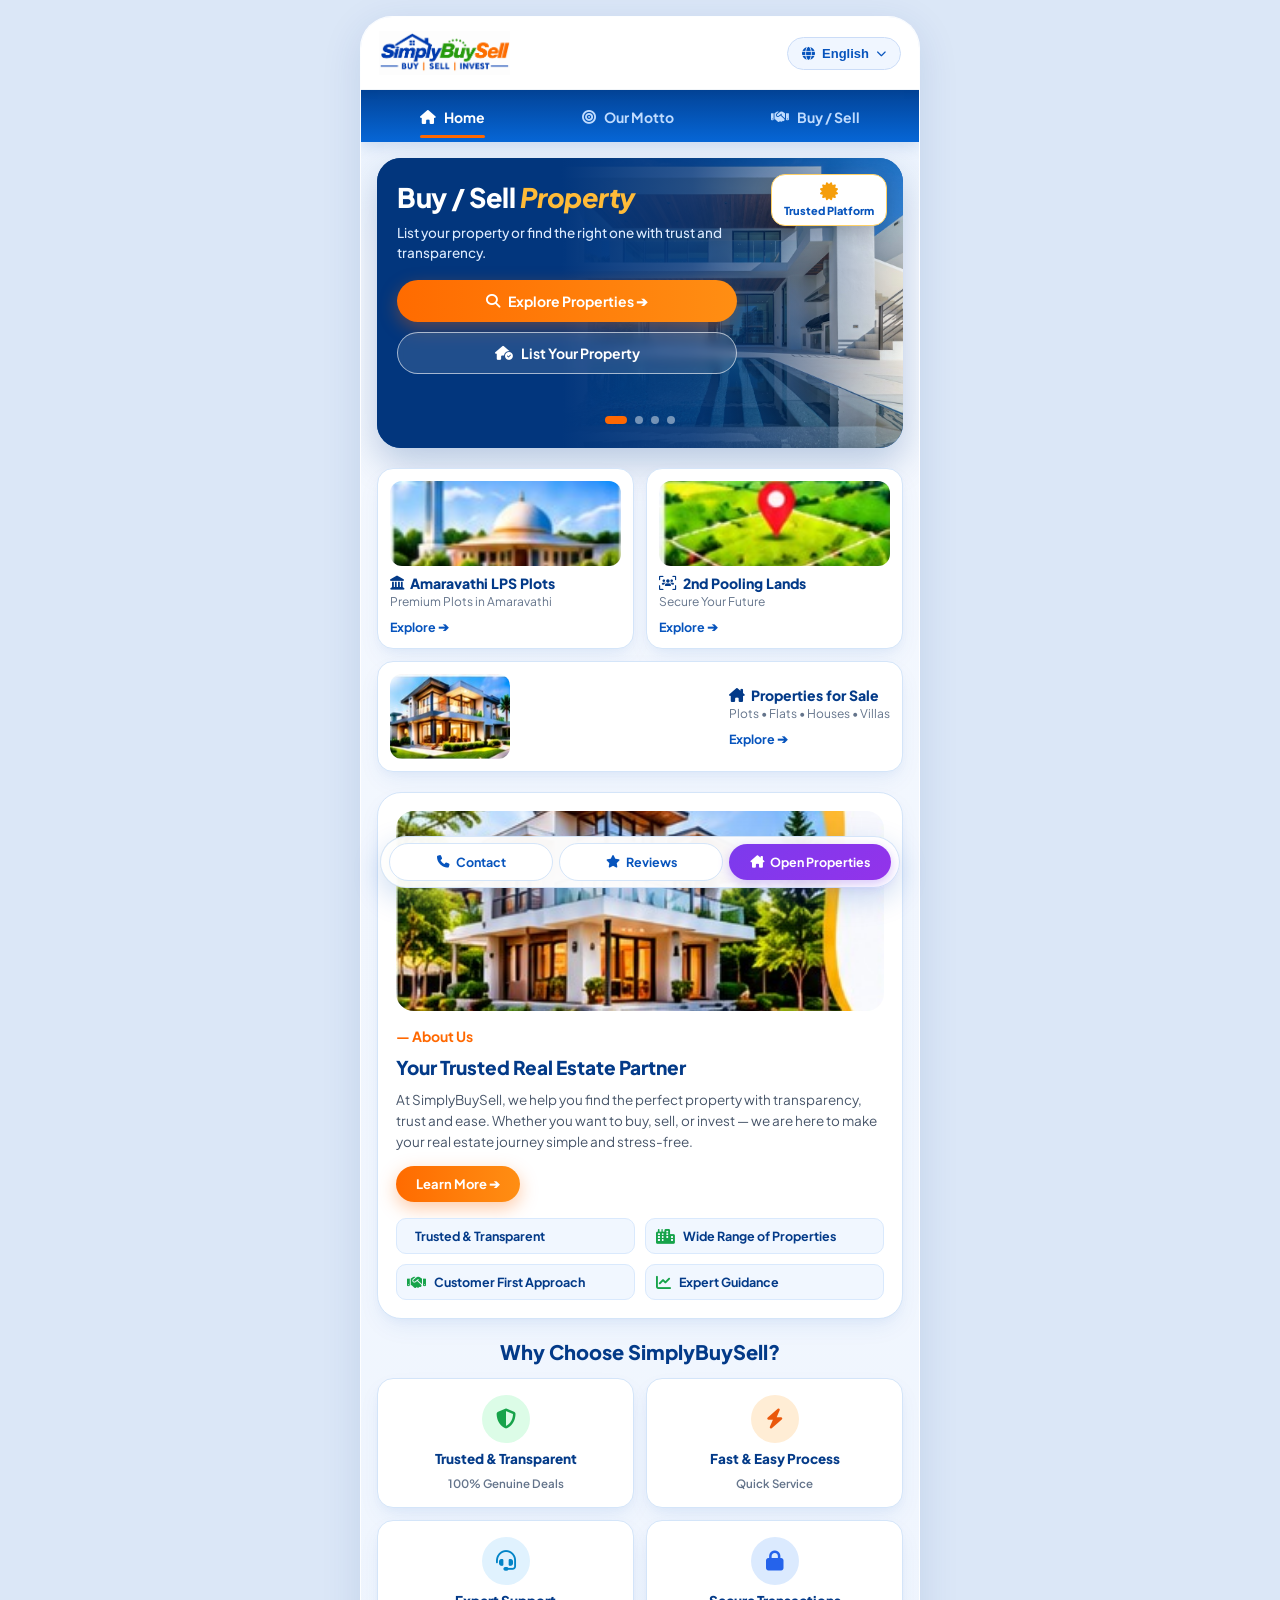
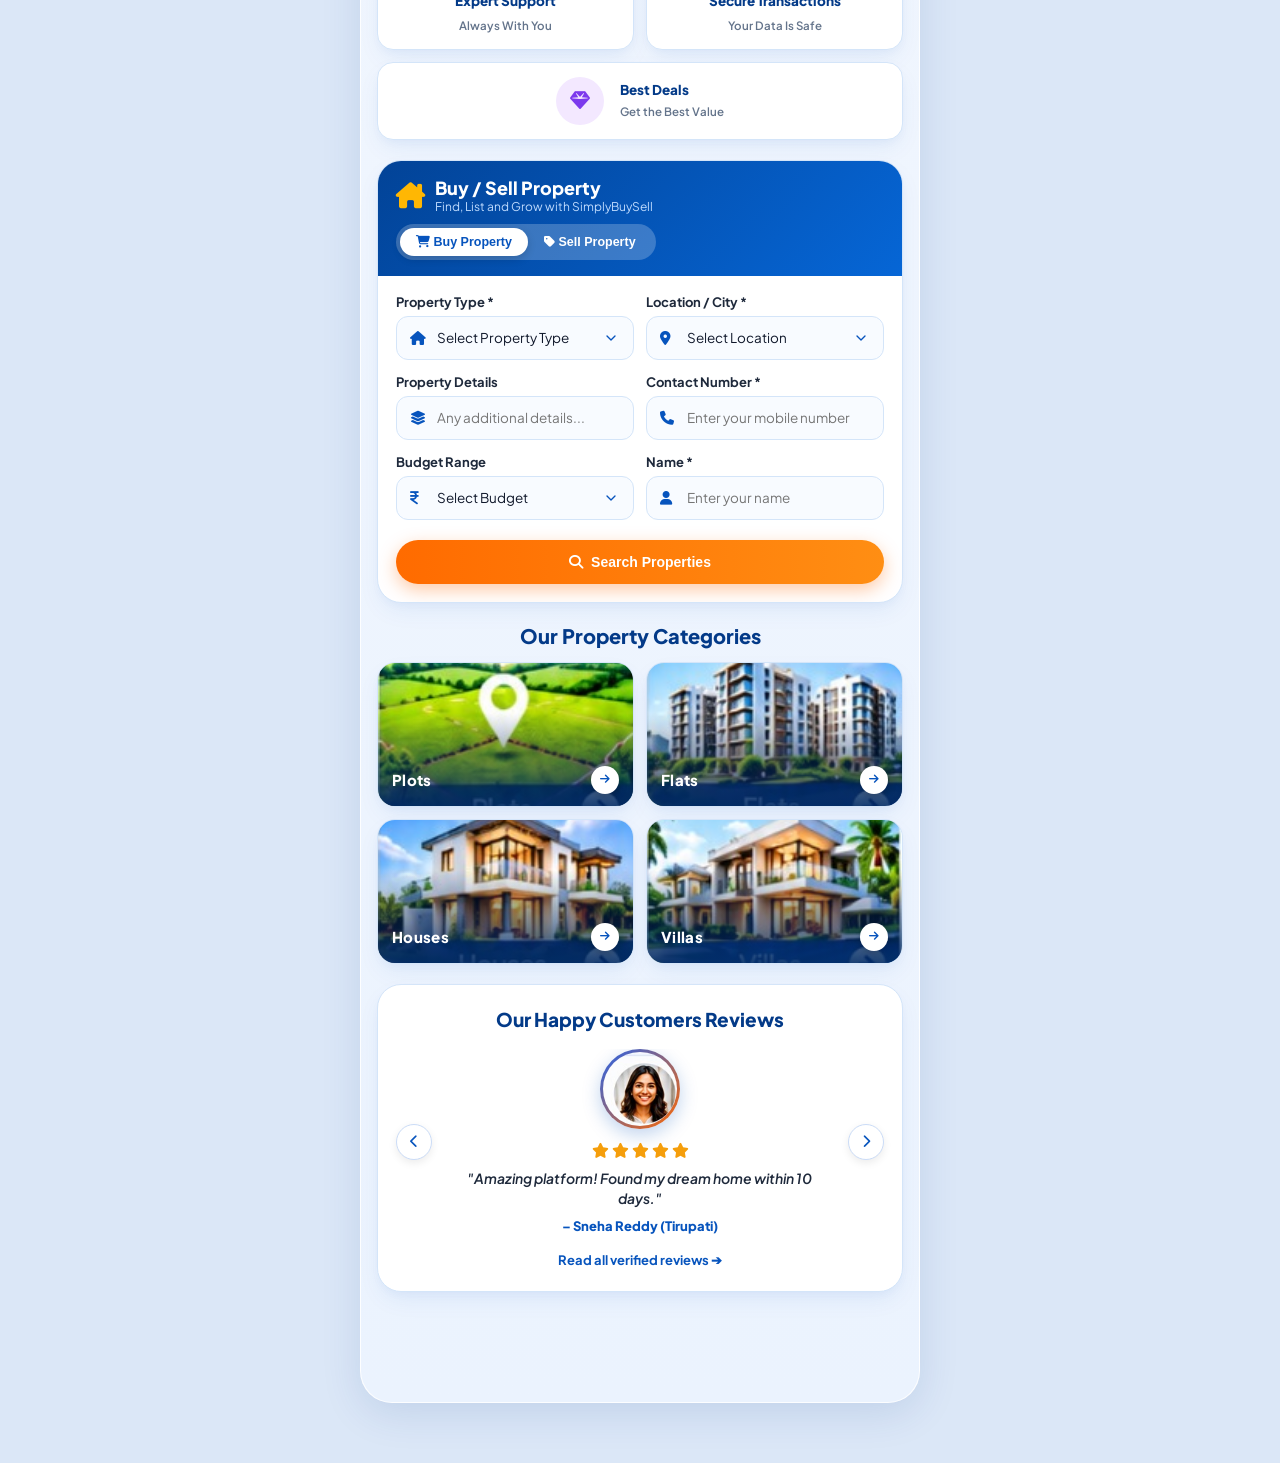
<file: index.html>
<!DOCTYPE html>
<html lang="en">
<head>
  <meta charset="UTF-8">
  <meta name="viewport" content="width=device-width, initial-scale=1.0">
  <title>SimplyBuySell - Buy, Sell & Invest with Trust</title>
  <link rel="icon" type="image/png" href="assets/images/logo.png">
  <link rel="stylesheet" href="https://cdnjs.cloudflare.com/ajax/libs/font-awesome/6.5.1/css/all.min.css">
  <link rel="stylesheet" href="assets/css/style.css">
  <meta name="color-scheme" content="light">
  <meta name="theme-color" content="#033a88">
</head>
<body>

  <!-- Master App Viewport Container -->
  <div class="app-viewport-wrapper">
    <div class="app-container">

      <!-- Main App Header -->
      <header class="app-header">
        <a href="index.html" class="brand-logo">
          <img src="assets/images/logo.png" alt="SimplyBuySell Logo">
        </a>
        <button onclick="openLanguageModal()" class="lang-dropdown-btn">
          <i class="fa-solid fa-globe"></i>
          <span id="selectedLangText">English</span>
          <i class="fa-solid fa-chevron-down" style="font-size: 10px;"></i>
        </button>
      </header>

      <!-- Top Navigation Bar -->
      <nav class="top-nav-bar">
        <a href="index.html" class="nav-tab-item active">
          <i class="fa-solid fa-house"></i>
          <span data-i18n="nav_home">Home</span>
        </a>
        <a href="motto.html" class="nav-tab-item">
          <i class="fa-solid fa-bullseye"></i>
          <span data-i18n="nav_motto">Our Motto</span>
        </a>
        <a href="buy.html" class="nav-tab-item">
          <i class="fa-solid fa-handshake"></i>
          <span data-i18n="nav_buy_sell">Buy / Sell</span>
        </a>
      </nav>

      <!-- Scrollable Page Content -->
      <main class="page-content">

        <!-- 1. Grand Hero Section with 4 Changing Images -->
        <section class="hero-card reveal-on-scroll">
          <div class="hero-slider-bg-wrap">
            <img src="assets/images/hero-slide-1.jpg" alt="Grand Luxury Villa 1" class="hero-slide-img active">
            <img src="assets/images/hero-slide-2.jpg" alt="Grand Luxury Villa 2" class="hero-slide-img">
            <img src="assets/images/hero-slide-3.jpg" alt="Grand Modern Architecture" class="hero-slide-img">
            <img src="assets/images/hero-slide-4.jpg" alt="Grand Waterfront Villa" class="hero-slide-img">
          </div>
          <div class="hero-overlay"></div>

          <!-- Floating Trusted Platform Badge -->
          <div class="trusted-badge-float">
            <i class="fa-solid fa-certificate"></i>
            <span data-i18n="trusted_badge">Trusted<br>Platform</span>
          </div>

          <div class="hero-content">
            <h1 class="hero-title">
              <span data-i18n="hero_title_1">Buy / Sell</span> <span class="accent" data-i18n="hero_title_accent">Property</span>
            </h1>
            <p class="hero-subtitle" data-i18n="hero_subtitle">
              List your property or find the right one with trust and transparency.
            </p>
            <div class="hero-actions">
              <a href="properties.html" class="btn-orange">
                <i class="fa-solid fa-magnifying-glass"></i>
                <span data-i18n="btn_explore">Explore Properties ➔</span>
              </a>
              <a href="sell.html" class="btn-outline-white">
                <i class="fa-solid fa-house-circle-check"></i>
                <span data-i18n="btn_list">List Your Property</span>
              </a>
            </div>
          </div>

          <!-- Carousel 4 Dots -->
          <div class="carousel-dots">
            <span class="dot active"></span>
            <span class="dot"></span>
            <span class="dot"></span>
            <span class="dot"></span>
          </div>
        </section>

        <!-- 2. Featured High-Demand Properties (Amaravathi LPS & 2nd Pooling) -->
        <section class="featured-tri-grid reveal-on-scroll">
          <!-- Card 1 -->
          <a href="properties.html?type=Plots" class="feat-mini-card">
            <img src="assets/images/feat-amara.png" alt="Amaravathi LPS Plots">
            <div class="feat-card-body">
              <h4><i class="fa-solid fa-landmark"></i> <span data-i18n="feat_amara_title">Amaravathi LPS Plots</span></h4>
              <p data-i18n="feat_amara_desc">Premium Plots in Amaravathi</p>
              <span class="feat-explore-link"><span data-i18n="explore_link">Explore ➔</span></span>
            </div>
          </a>

          <!-- Card 2 -->
          <a href="properties.html?type=Plots" class="feat-mini-card">
            <img src="assets/images/feat-pool.png" alt="2nd Pooling Lands">
            <div class="feat-card-body">
              <h4><i class="fa-solid fa-users-viewfinder"></i> <span data-i18n="feat_pool_title">2nd Pooling Lands</span></h4>
              <p data-i18n="feat_pool_desc">Secure Your Future</p>
              <span class="feat-explore-link"><span data-i18n="explore_link">Explore ➔</span></span>
            </div>
          </a>

          <!-- Card 3 (Full Width) -->
          <a href="properties.html" class="feat-mini-card full-width">
            <img src="assets/images/feat-propsale.png" alt="Properties for Sale">
            <div class="feat-card-body">
              <h4><i class="fa-solid fa-house-chimney"></i> <span data-i18n="feat_propsale_title">Properties for Sale</span></h4>
              <p data-i18n="feat_propsale_desc">Plots • Flats • Houses • Villas</p>
              <span class="feat-explore-link"><span data-i18n="explore_link">Explore ➔</span></span>
            </div>
          </a>
        </section>

        <!-- 3. About Us Section Card -->
        <section class="about-preview-card reveal-on-scroll">
          <div class="about-img-wrap">
            <img src="assets/images/about-villa.png" alt="About SimplyBuySell">
          </div>
          <div class="about-text-content">
            <div class="section-tag" data-i18n="about_tag">— About Us</div>
            <h3 class="about-title" data-i18n="about_title">Your Trusted Real Estate Partner</h3>
            <p class="about-desc" data-i18n="about_desc">
              At SimplyBuySell, we help you find the perfect property with transparency, trust and ease. Whether you want to buy, sell, or invest — we are here to make your real estate journey simple and stress-free.
            </p>
            <div style="margin-top: 4px;">
              <a href="about.html" class="btn-orange" style="padding: 10px 20px; font-size: 13px;">
                <span data-i18n="btn_learn_more">Learn More ➔</span>
              </a>
            </div>
            <div class="about-pillars-grid">
              <div class="pillar-item">
                <i class="fa-solid fa-shield-check"></i>
                <span data-i18n="pillar_trusted">Trusted & Transparent</span>
              </div>
              <div class="pillar-item">
                <i class="fa-solid fa-city"></i>
                <span data-i18n="pillar_wide">Wide Range of Properties</span>
              </div>
              <div class="pillar-item">
                <i class="fa-solid fa-handshake"></i>
                <span data-i18n="pillar_customer">Customer First Approach</span>
              </div>
              <div class="pillar-item">
                <i class="fa-solid fa-chart-line"></i>
                <span data-i18n="pillar_guidance">Expert Guidance</span>
              </div>
            </div>
          </div>
        </section>

        <!-- 4. Why Choose SimplyBuySell? - Fully Visible Grid (Fixed image copy 12.png) -->
        <section class="why-choose-section reveal-on-scroll">
          <h3 class="section-header-title" data-i18n="why_choose_title">
            Why Choose <span class="highlight">SimplyBuySell?</span>
          </h3>
          <div class="why-choose-grid">
            <!-- Badge 1 -->
            <div class="feature-badge-pill">
              <div class="badge-icon-box" style="color: #16a34a; background: #dcfce7;">
                <i class="fa-solid fa-shield-halved"></i>
              </div>
              <h5 data-i18n="badge_trusted_title">Trusted & Transparent</h5>
              <span data-i18n="badge_trusted_desc">100% Genuine Deals</span>
            </div>

            <!-- Badge 2 -->
            <div class="feature-badge-pill">
              <div class="badge-icon-box" style="color: #ea580c; background: #ffedd5;">
                <i class="fa-solid fa-bolt"></i>
              </div>
              <h5 data-i18n="badge_fast_title">Fast & Easy Process</h5>
              <span data-i18n="badge_fast_desc">Quick Service</span>
            </div>

            <!-- Badge 3 -->
            <div class="feature-badge-pill">
              <div class="badge-icon-box" style="color: #0284c7; background: #e0f2fe;">
                <i class="fa-solid fa-headset"></i>
              </div>
              <h5 data-i18n="badge_support_title">Expert Support</h5>
              <span data-i18n="badge_support_desc">Always With You</span>
            </div>

            <!-- Badge 4 -->
            <div class="feature-badge-pill">
              <div class="badge-icon-box" style="color: #2563eb; background: #dbeafe;">
                <i class="fa-solid fa-lock"></i>
              </div>
              <h5 data-i18n="badge_secure_title">Secure Transactions</h5>
              <span data-i18n="badge_secure_desc">Your Data Is Safe</span>
            </div>

            <!-- Badge 5 (Full Width Accent) -->
            <div class="feature-badge-pill full-width-badge">
              <div class="badge-icon-box" style="color: #7c3aed; background: #f3e8ff;">
                <i class="fa-solid fa-gem"></i>
              </div>
              <div>
                <h5 data-i18n="badge_deals_title">Best Deals</h5>
                <span data-i18n="badge_deals_desc">Get the Best Value</span>
              </div>
            </div>
          </div>
        </section>

        <!-- 5. Interactive Buy / Sell Property Form Card (Fixed dropdown sizes & instant toggle) -->
        <section class="interactive-search-card reveal-on-scroll">
          <div class="search-card-header">
            <div class="header-brand-title">
              <i class="fa-solid fa-house-chimney"></i>
              <div>
                <h3 data-i18n="search_header_title">Buy / Sell Property</h3>
                <p data-i18n="search_header_sub">Find, List and Grow with SimplyBuySell</p>
              </div>
            </div>
            <!-- Quick Zero-delay Toggle -->
            <div class="tab-pill-toggle">
              <button type="button" id="homeToggleBuyBtn" class="active" onclick="toggleHomeFormAction('buy')">
                <i class="fa-solid fa-cart-shopping"></i> <span data-i18n="tab_buy_prop">Buy Property</span>
              </button>
              <button type="button" id="homeToggleSellBtn" onclick="toggleHomeFormAction('sell')">
                <i class="fa-solid fa-tag"></i> <span data-i18n="tab_sell_prop">Sell Property</span>
              </button>
            </div>
          </div>

          <form id="homeSearchForm" class="search-form-body">
            <div class="form-row-grid">
              <div class="form-group">
                <label class="form-label" data-i18n="lbl_prop_type">Property Type *</label>
                <div class="input-with-icon">
                  <i class="fa-solid fa-house"></i>
                  <select id="homePropType" class="custom-select" required>
                    <option value="" disabled selected data-i18n="opt_sel_type">Select Property Type</option>
                    <option value="Plots" data-i18n="opt_plots">Residential Plots</option>
                    <option value="Flats" data-i18n="opt_flats">Apartments / Flats</option>
                    <option value="Houses" data-i18n="opt_houses">Independent Houses</option>
                    <option value="Villas" data-i18n="opt_villas">Luxury Villas</option>
                    <option value="Commercial" data-i18n="opt_commercial">Commercial Spaces</option>
                    <option value="Farm Lands" data-i18n="opt_farmlands">Farm Lands</option>
                  </select>
                </div>
              </div>

              <div class="form-group">
                <label class="form-label" data-i18n="lbl_location">Location / City *</label>
                <div class="input-with-icon">
                  <i class="fa-solid fa-location-dot"></i>
                  <select id="homeLocation" class="custom-select" required>
                    <option value="" disabled selected data-i18n="opt_sel_loc">Select Location</option>
                    <option value="Vizag">Vizag (Visakhapatnam)</option>
                    <option value="Amaravathi">Amaravathi (Capital)</option>
                    <option value="Vijayawada">Vijayawada</option>
                    <option value="Guntur">Guntur</option>
                    <option value="Kakinada">Kakinada</option>
                    <option value="Rajahmundry">Rajahmundry</option>
                    <option value="Tirupati">Tirupati</option>
                    <option value="Nellore">Nellore</option>
                  </select>
                </div>
              </div>
            </div>

            <div class="form-row-grid">
              <div class="form-group">
                <label class="form-label" data-i18n="lbl_details">Property Details</label>
                <div class="input-with-icon">
                  <i class="fa-solid fa-layer-group"></i>
                  <input type="text" class="custom-input" placeholder="Any additional details..." data-i18n-ph="ph_details">
                </div>
              </div>

              <div class="form-group">
                <label class="form-label" data-i18n="lbl_contact">Contact Number *</label>
                <div class="input-with-icon">
                  <i class="fa-solid fa-phone"></i>
                  <input type="tel" class="custom-input" placeholder="Enter your mobile number" data-i18n-ph="ph_contact" required>
                </div>
              </div>
            </div>

            <div class="form-row-grid">
              <div class="form-group">
                <label class="form-label" data-i18n="lbl_budget">Budget Range</label>
                <div class="input-with-icon">
                  <i class="fa-solid fa-indian-rupee-sign"></i>
                  <select id="homeBudget" class="custom-select">
                    <option value="" disabled selected data-i18n="opt_sel_budget">Select Budget</option>
                    <option value="under-50l" data-i18n="budget_under_50l">Under ₹50 Lakhs</option>
                    <option value="50l-1cr" data-i18n="budget_50l_1cr">₹50 Lakhs - ₹1 Crore</option>
                    <option value="above-1cr" data-i18n="budget_above_1cr">Above ₹1 Crore</option>
                  </select>
                </div>
              </div>

              <div class="form-group">
                <label class="form-label" data-i18n="lbl_name">Name *</label>
                <div class="input-with-icon">
                  <i class="fa-solid fa-user"></i>
                  <input type="text" class="custom-input" placeholder="Enter your name" data-i18n-ph="ph_name" required>
                </div>
              </div>
            </div>

            <button type="submit" id="homeSubmitBtn" class="btn-orange" style="margin-top: 6px; width: 100%; justify-content: center; padding: 14px;">
              <i class="fa-solid fa-magnifying-glass"></i> <span data-i18n="btn_search_props">Search Properties</span>
            </button>
          </form>
        </section>

        <!-- 6. Our Property Categories - Grand Level 2x2 Grid (Fixed image copy 12.png) -->
        <section class="reveal-on-scroll">
          <h3 class="section-header-title" style="margin-bottom: 14px;" data-i18n="cat_title">
            Our Property <span class="highlight">Categories</span>
          </h3>
          <div class="categories-grid">
            <a href="properties.html?type=Plots" class="category-card">
              <img src="assets/images/cat-plots.png" alt="Plots">
              <div class="category-card-overlay"></div>
              <div class="category-info">
                <span class="category-name" data-i18n="cat_plots">Plots</span>
                <span class="category-btn-circle"><i class="fa-solid fa-arrow-right"></i></span>
              </div>
            </a>
            <a href="properties.html?type=Flats" class="category-card">
              <img src="assets/images/cat-flats.png" alt="Flats">
              <div class="category-card-overlay"></div>
              <div class="category-info">
                <span class="category-name" data-i18n="cat_flats">Flats</span>
                <span class="category-btn-circle"><i class="fa-solid fa-arrow-right"></i></span>
              </div>
            </a>
            <a href="properties.html?type=Houses" class="category-card">
              <img src="assets/images/cat-houses.png" alt="Houses">
              <div class="category-card-overlay"></div>
              <div class="category-info">
                <span class="category-name" data-i18n="cat_houses">Houses</span>
                <span class="category-btn-circle"><i class="fa-solid fa-arrow-right"></i></span>
              </div>
            </a>
            <a href="properties.html?type=Villas" class="category-card">
              <img src="assets/images/cat-villas.png" alt="Villas">
              <div class="category-card-overlay"></div>
              <div class="category-info">
                <span class="category-name" data-i18n="cat_villas">Villas</span>
                <span class="category-btn-circle"><i class="fa-solid fa-arrow-right"></i></span>
              </div>
            </a>
          </div>
        </section>

        <!-- 7. Our Happy Customers Reviews Carousel - Grand Circular Frames (Fixed image copy 12.png) -->
        <section class="testimonials-card reveal-on-scroll">
          <div class="testimonials-header">
            <h3 data-i18n="reviews_header">Our Happy Customers Reviews</h3>
          </div>
          <div class="testimonials-slider">
            <button id="prevTestimonial" class="slider-arrow-btn" aria-label="Previous Review">
              <i class="fa-solid fa-chevron-left"></i>
            </button>
            <div class="testimonials-track-wrap">
              <!-- Slide 1 -->
              <div class="testimonial-slide active">
                <div class="testimonial-avatar-wrap">
                  <img src="assets/images/avatar-sneha.png" alt="Sneha Reddy" class="testimonial-avatar">
                </div>
                <div class="star-rating-row">
                  <i class="fa-solid fa-star"></i><i class="fa-solid fa-star"></i><i class="fa-solid fa-star"></i><i class="fa-solid fa-star"></i><i class="fa-solid fa-star"></i>
                </div>
                <p class="testimonial-quote">"Amazing platform! Found my dream home within 10 days."</p>
                <span class="testimonial-author">– Sneha Reddy (Tirupati)</span>
              </div>
              <!-- Slide 2 -->
              <div class="testimonial-slide">
                <div class="testimonial-avatar-wrap">
                  <img src="assets/images/avatar-rahul.png" alt="Rahul Varma" class="testimonial-avatar">
                </div>
                <div class="star-rating-row">
                  <i class="fa-solid fa-star"></i><i class="fa-solid fa-star"></i><i class="fa-solid fa-star"></i><i class="fa-solid fa-star"></i><i class="fa-solid fa-star"></i>
                </div>
                <p class="testimonial-quote">"Very helpful and easy to use. The paperwork guidance was stellar."</p>
                <span class="testimonial-author">– Rahul Varma (Rajahmundry)</span>
              </div>
              <!-- Slide 3 -->
              <div class="testimonial-slide">
                <div class="testimonial-avatar-wrap">
                  <img src="assets/images/avatar-priya.png" alt="Priya Sharma" class="testimonial-avatar">
                </div>
                <div class="star-rating-row">
                  <i class="fa-solid fa-star"></i><i class="fa-solid fa-star"></i><i class="fa-solid fa-star"></i><i class="fa-solid fa-star"></i><i class="fa-solid fa-star"></i>
                </div>
                <p class="testimonial-quote">"Trusted and reliable service! Truly client-first approach."</p>
                <span class="testimonial-author">– Priya Sharma (Vizag)</span>
              </div>
            </div>
            <button id="nextTestimonial" class="slider-arrow-btn" aria-label="Next Review">
              <i class="fa-solid fa-chevron-right"></i>
            </button>
          </div>
          <div style="text-align: center; margin-top: 14px;">
            <a href="reviews.html" style="font-size: 13px; font-weight: 700; color: #0754bd; text-decoration: none;">
              <span data-i18n="read_all_reviews">Read all verified reviews ➔</span>
            </a>
          </div>
        </section>

      </main>

      <!-- Bottom Floating Nav Dock -->
      <nav class="bottom-floating-nav">
        <a href="contact.html" class="bottom-nav-pill pill-contact">
          <i class="fa-solid fa-phone"></i> <span data-i18n="bottom_contact">Contact</span>
        </a>
        <a href="reviews.html" class="bottom-nav-pill pill-contact">
          <i class="fa-solid fa-star"></i> <span data-i18n="bottom_reviews">Reviews</span>
        </a>
        <a href="properties.html" class="bottom-nav-pill pill-properties-purple">
          <i class="fa-solid fa-house-chimney"></i> <span data-i18n="bottom_open_props">Open Properties</span>
        </a>
      </nav>

    </div>
  </div>

  <!-- Shared Modals (Language, Call, Property Details, Success) -->

  <!-- 1. Language Modal (Telugu, Hindi, English) -->
  <div id="languageModal" class="modal-backdrop">
    <div class="modal-dialog-box" style="max-width: 380px;">
      <div class="modal-header-bar">
        <h3><i class="fa-solid fa-globe"></i> Select Language</h3>
        <button onclick="closeLanguageModal()" class="modal-close-btn">&times;</button>
      </div>
      <div class="modal-body-scroll">
        <div style="display: flex; flex-direction: column; gap: 10px;">
          <button onclick="selectLanguage('en', 'English')" class="call-option-item" style="border: none; cursor: pointer; text-align: left; width: 100%;">
            <div class="call-option-icon support" style="background: #2563eb;"><i class="fa-solid fa-check"></i></div>
            <div class="call-option-text">
              <h4>English</h4>
              <p>Standard International Version</p>
            </div>
          </button>
          <button onclick="selectLanguage('te', 'తెలుగు (Telugu)')" class="call-option-item" style="border: none; cursor: pointer; text-align: left; width: 100%;">
            <div class="call-option-icon support" style="background: #ea580c;"><i class="fa-solid fa-language"></i></div>
            <div class="call-option-text">
              <h4>తెలుగు (Telugu)</h4>
              <p>ఆంధ్రప్రదేశ్ & తెలంగాణ రియల్ ఎస్టేట్</p>
            </div>
          </button>
          <button onclick="selectLanguage('hi', 'हिन्दी (Hindi)')" class="call-option-item" style="border: none; cursor: pointer; text-align: left; width: 100%;">
            <div class="call-option-icon support" style="background: #16a34a;"><i class="fa-solid fa-language"></i></div>
            <div class="call-option-text">
              <h4>हिन्दी (Hindi)</h4>
              <p>भारत भर में रियल एस्टेट सेवाएं</p>
            </div>
          </button>
        </div>
      </div>
    </div>
  </div>

  <!-- 2. Call Modal -->
  <div id="callModal" class="modal-backdrop">
    <div class="modal-dialog-box">
      <div class="modal-header-bar">
        <h3><i class="fa-solid fa-phone-volume"></i> SimplyBuySell Support Hotline</h3>
        <button onclick="closeCallModal()" class="modal-close-btn">&times;</button>
      </div>
      <div class="modal-body-scroll">
        <div class="call-options-grid">
          <a href="tel:+919876543210" class="call-option-item">
            <div class="call-option-icon phone"><i class="fa-solid fa-phone"></i></div>
            <div class="call-option-text">
              <h4>Direct Call Support</h4>
              <p>+91 98765 43210 (Toll-Free Instant Connect)</p>
            </div>
          </a>
          <a href="https://wa.me/919876543210?text=Hi%20SimplyBuySell,%20I%20am%20interested%20in%20properties" target="_blank" class="call-option-item">
            <div class="call-option-icon whatsapp"><i class="fa-brands fa-whatsapp"></i></div>
            <div class="call-option-text">
              <h4>Chat on WhatsApp</h4>
              <p>Instant property brochures, location links & pricing</p>
            </div>
          </a>
          <a href="contact.html" class="call-option-item">
            <div class="call-option-icon support"><i class="fa-solid fa-envelope"></i></div>
            <div class="call-option-text">
              <h4>Submit an Online Inquiry</h4>
              <p>Our team responds within 24 hours</p>
            </div>
          </a>
        </div>
      </div>
    </div>
  </div>

  <!-- 3. Property Details Modal -->
  <div id="propDetailsModal" class="modal-backdrop">
    <div class="modal-dialog-box" style="max-width: 520px;">
      <div class="modal-header-bar">
        <h3><i class="fa-solid fa-house-chimney"></i> Property Details</h3>
        <button onclick="closeModal('propDetailsModal')" class="modal-close-btn">&times;</button>
      </div>
      <div class="modal-body-scroll" id="propDetailsModalBody"></div>
    </div>
  </div>

  <!-- 4. Success Modal -->
  <div id="successModal" class="modal-backdrop">
    <div class="modal-dialog-box" style="max-width: 400px; text-align: center;">
      <div class="modal-body-scroll" style="align-items: center; padding: 30px 20px;">
        <div style="width: 65px; height: 65px; border-radius: 50%; background: #ecfdf5; color: #16a34a; display: flex; align-items: center; justify-content: center; font-size: 32px; margin-bottom: 12px; box-shadow: 0 4px 14px rgba(22, 163, 74, 0.2);">
          <i class="fa-solid fa-check"></i>
        </div>
        <h3 id="successModalTitle" style="font-size: 18px; font-weight: 800; color: #033a88; margin-bottom: 8px;">Success!</h3>
        <p id="successModalBody" style="font-size: 13px; color: #475569; line-height: 1.5; margin-bottom: 16px;"></p>
        <div style="background: #f1f5f9; padding: 6px 14px; border-radius: 8px; font-size: 12px; color: #334155; margin-bottom: 18px;">
          Reference ID: <strong id="successModalRef" style="color: #0754bd;"></strong>
        </div>
        <button onclick="closeModal('successModal')" class="btn-orange" style="width: 100%; justify-content: center;">Done</button>
      </div>
    </div>
  </div>

  <script src="assets/js/data.js"></script>
  <script src="assets/js/i18n.js"></script>
  <script src="assets/js/main.js"></script>
</body>
</html>
</file>
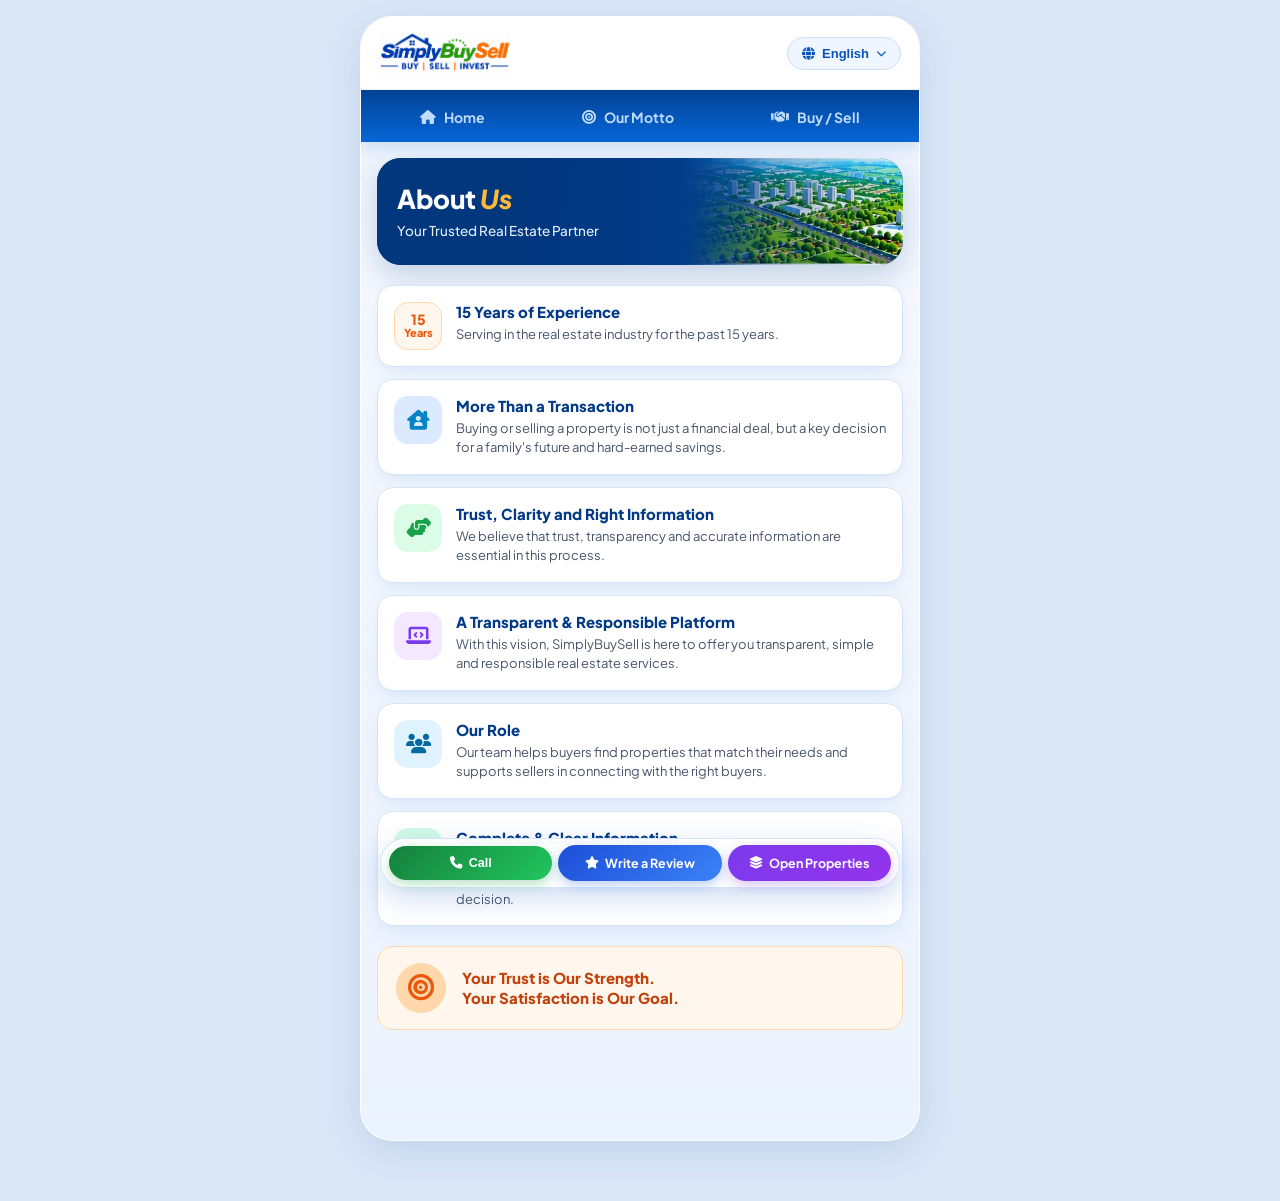
<file: about.html>
<!DOCTYPE html>
<html lang="en">
<head>
  <meta charset="UTF-8">
  <meta name="viewport" content="width=device-width, initial-scale=1.0">
  <title>About Us - SimplyBuySell</title>
  <link rel="icon" type="image/png" href="assets/images/logo.png">
  <link rel="stylesheet" href="https://cdnjs.cloudflare.com/ajax/libs/font-awesome/6.5.1/css/all.min.css">
  <link rel="stylesheet" href="assets/css/style.css">
  <meta name="color-scheme" content="light">
  <meta name="theme-color" content="#033a88">
</head>
<body>

  <div class="app-viewport-wrapper">
    <div class="app-container">

      <!-- Main App Header -->
      <header class="app-header">
        <a href="index.html" class="brand-logo">
          <img src="assets/images/logo.png" alt="SimplyBuySell Logo">
        </a>
        <button onclick="openLanguageModal()" class="lang-dropdown-btn">
          <i class="fa-solid fa-globe"></i>
          <span id="selectedLangText">English</span>
          <i class="fa-solid fa-chevron-down" style="font-size: 10px;"></i>
        </button>
      </header>

      <!-- Top Nav Bar -->
      <nav class="top-nav-bar">
        <a href="index.html" class="nav-tab-item">
          <i class="fa-solid fa-house"></i>
          <span data-i18n="nav_home">Home</span>
        </a>
        <a href="motto.html" class="nav-tab-item">
          <i class="fa-solid fa-bullseye"></i>
          <span data-i18n="nav_motto">Our Motto</span>
        </a>
        <a href="buy.html" class="nav-tab-item">
          <i class="fa-solid fa-handshake"></i>
          <span data-i18n="nav_buy_sell">Buy / Sell</span>
        </a>
      </nav>

      <!-- Page Content -->
      <main class="page-content">

        <!-- Banner Header -->
        <section class="page-title-banner reveal-on-scroll">
          <img src="assets/images/city-banner.png" alt="About Us" class="banner-bg-img">
          <div class="banner-content">
            <h1>About <span class="highlight">Us</span></h1>
            <p>Your Trusted Real Estate Partner</p>
          </div>
        </section>

        <!-- 6 Key Pillar Cards -->
        <section class="core-values-list reveal-on-scroll">
          <!-- Card 1: 15 Years of Experience -->
          <div class="value-card-item">
            <div class="value-card-icon" style="background: #fff7ed; color: #ea580c; border: 1.5px solid #fed7aa; display: flex; flex-direction: column; font-size: 11px; font-weight: 800; line-height: 1.1; padding: 2px;">
              <span style="font-size: 14px;">15</span>
              <span>Years</span>
            </div>
            <div class="value-card-text">
              <h4>15 Years of Experience</h4>
              <p>Serving in the real estate industry for the past 15 years.</p>
            </div>
          </div>

          <!-- Card 2: More Than a Transaction -->
          <div class="value-card-item">
            <div class="value-card-icon" style="background: #dbeafe; color: #0284c7;">
              <i class="fa-solid fa-house-chimney-user"></i>
            </div>
            <div class="value-card-text">
              <h4>More Than a Transaction</h4>
              <p>Buying or selling a property is not just a financial deal, but a key decision for a family's future and hard-earned savings.</p>
            </div>
          </div>

          <!-- Card 3: Trust, Clarity and Right Information -->
          <div class="value-card-item">
            <div class="value-card-icon" style="background: #dcfce7; color: #16a34a;">
              <i class="fa-solid fa-handshake-angle"></i>
            </div>
            <div class="value-card-text">
              <h4>Trust, Clarity and Right Information</h4>
              <p>We believe that trust, transparency and accurate information are essential in this process.</p>
            </div>
          </div>

          <!-- Card 4: A Transparent & Responsible Platform -->
          <div class="value-card-item">
            <div class="value-card-icon" style="background: #f3e8ff; color: #7c3aed;">
              <i class="fa-solid fa-laptop-code"></i>
            </div>
            <div class="value-card-text">
              <h4>A Transparent & Responsible Platform</h4>
              <p>With this vision, SimplyBuySell is here to offer you transparent, simple and responsible real estate services.</p>
            </div>
          </div>

          <!-- Card 5: Our Role -->
          <div class="value-card-item">
            <div class="value-card-icon" style="background: #e0f2fe; color: #0369a1;">
              <i class="fa-solid fa-users"></i>
            </div>
            <div class="value-card-text">
              <h4>Our Role</h4>
              <p>Our team helps buyers find properties that match their needs and supports sellers in connecting with the right buyers.</p>
            </div>
          </div>

          <!-- Card 6: Complete & Clear Information -->
          <div class="value-card-item">
            <div class="value-card-icon" style="background: #d1fae5; color: #059669;">
              <i class="fa-solid fa-file-circle-check"></i>
            </div>
            <div class="value-card-text">
              <h4>Complete & Clear Information</h4>
              <p>We strive to provide clear details about the property, price and available documents, so you can make an informed and confident decision.</p>
            </div>
          </div>
        </section>

        <!-- Trust Motto Target Banner -->
        <section class="motto-highlight-box reveal-on-scroll">
          <div style="width: 50px; height: 50px; border-radius: 50%; background: #fed7aa; display: flex; align-items: center; justify-content: center; flex-shrink: 0;">
            <i class="fa-solid fa-bullseye" style="color: #ea580c; font-size: 26px;"></i>
          </div>
          <div class="motto-highlight-text">
            <h4>Your Trust is Our Strength.<br>Your Satisfaction is Our Goal.</h4>
          </div>
        </section>

      </main>

      <!-- Bottom Floating Nav Dock -->
      <nav class="bottom-floating-nav">
        <button onclick="openCallModal()" class="bottom-nav-pill pill-call-green">
          <i class="fa-solid fa-phone"></i> Call
        </button>
        <a href="write-review.html" class="bottom-nav-pill pill-review-blue">
          <i class="fa-solid fa-star"></i> Write a Review
        </a>
        <a href="properties.html" class="bottom-nav-pill pill-properties-purple">
          <i class="fa-solid fa-layer-group"></i> Open Properties
        </a>
      </nav>

    </div>
  </div>

  <!-- Shared Modals -->
  <div id="languageModal" class="modal-backdrop">
    <div class="modal-dialog-box" style="max-width: 380px;">
      <div class="modal-header-bar">
        <h3><i class="fa-solid fa-globe"></i> Select Language</h3>
        <button onclick="closeLanguageModal()" class="modal-close-btn">&times;</button>
      </div>
      <div class="modal-body-scroll">
        <div style="display: flex; flex-direction: column; gap: 10px;">
          <button onclick="selectLanguage('en', 'English')" class="call-option-item" style="border: none; cursor: pointer; text-align: left; width: 100%;">
            <div class="call-option-icon support" style="background: #2563eb;"><i class="fa-solid fa-check"></i></div>
            <div class="call-option-text"><h4>English</h4><p>Standard International Version</p></div>
          </button>
          <button onclick="selectLanguage('te', 'తెలుగు (Telugu)')" class="call-option-item" style="border: none; cursor: pointer; text-align: left; width: 100%;">
            <div class="call-option-icon support" style="background: #ea580c;"><i class="fa-solid fa-language"></i></div>
            <div class="call-option-text"><h4>తెలుగు (Telugu)</h4><p>ఆంధ్రప్రదేశ్ & తెలంగాణ రియల్ ఎస్టేట్</p></div>
          </button>
          <button onclick="selectLanguage('hi', 'हिन्दी (Hindi)')" class="call-option-item" style="border: none; cursor: pointer; text-align: left; width: 100%;">
            <div class="call-option-icon support" style="background: #16a34a;"><i class="fa-solid fa-language"></i></div>
            <div class="call-option-text"><h4>हिन्दी (Hindi)</h4><p>भारत भर में रियल एस्टेट सेवाएं</p></div>
          </button>
        </div>
      </div>
    </div>
  </div>

  <div id="callModal" class="modal-backdrop">
    <div class="modal-dialog-box">
      <div class="modal-header-bar">
        <h3><i class="fa-solid fa-phone-volume"></i> SimplyBuySell Support</h3>
        <button onclick="closeCallModal()" class="modal-close-btn">&times;</button>
      </div>
      <div class="modal-body-scroll">
        <div class="call-options-grid">
          <a href="tel:+919876543210" class="call-option-item">
            <div class="call-option-icon phone"><i class="fa-solid fa-phone"></i></div>
            <div class="call-option-text">
              <h4>Direct Call Hotline</h4>
              <p>+91 98765 43210 (Toll-Free Instant Connect)</p>
            </div>
          </a>
        </div>
      </div>
    </div>
  </div>

  <script src="assets/js/data.js"></script>
  <script src="assets/js/i18n.js"></script>
  <script src="assets/js/main.js"></script>
</body>
</html>
</file>
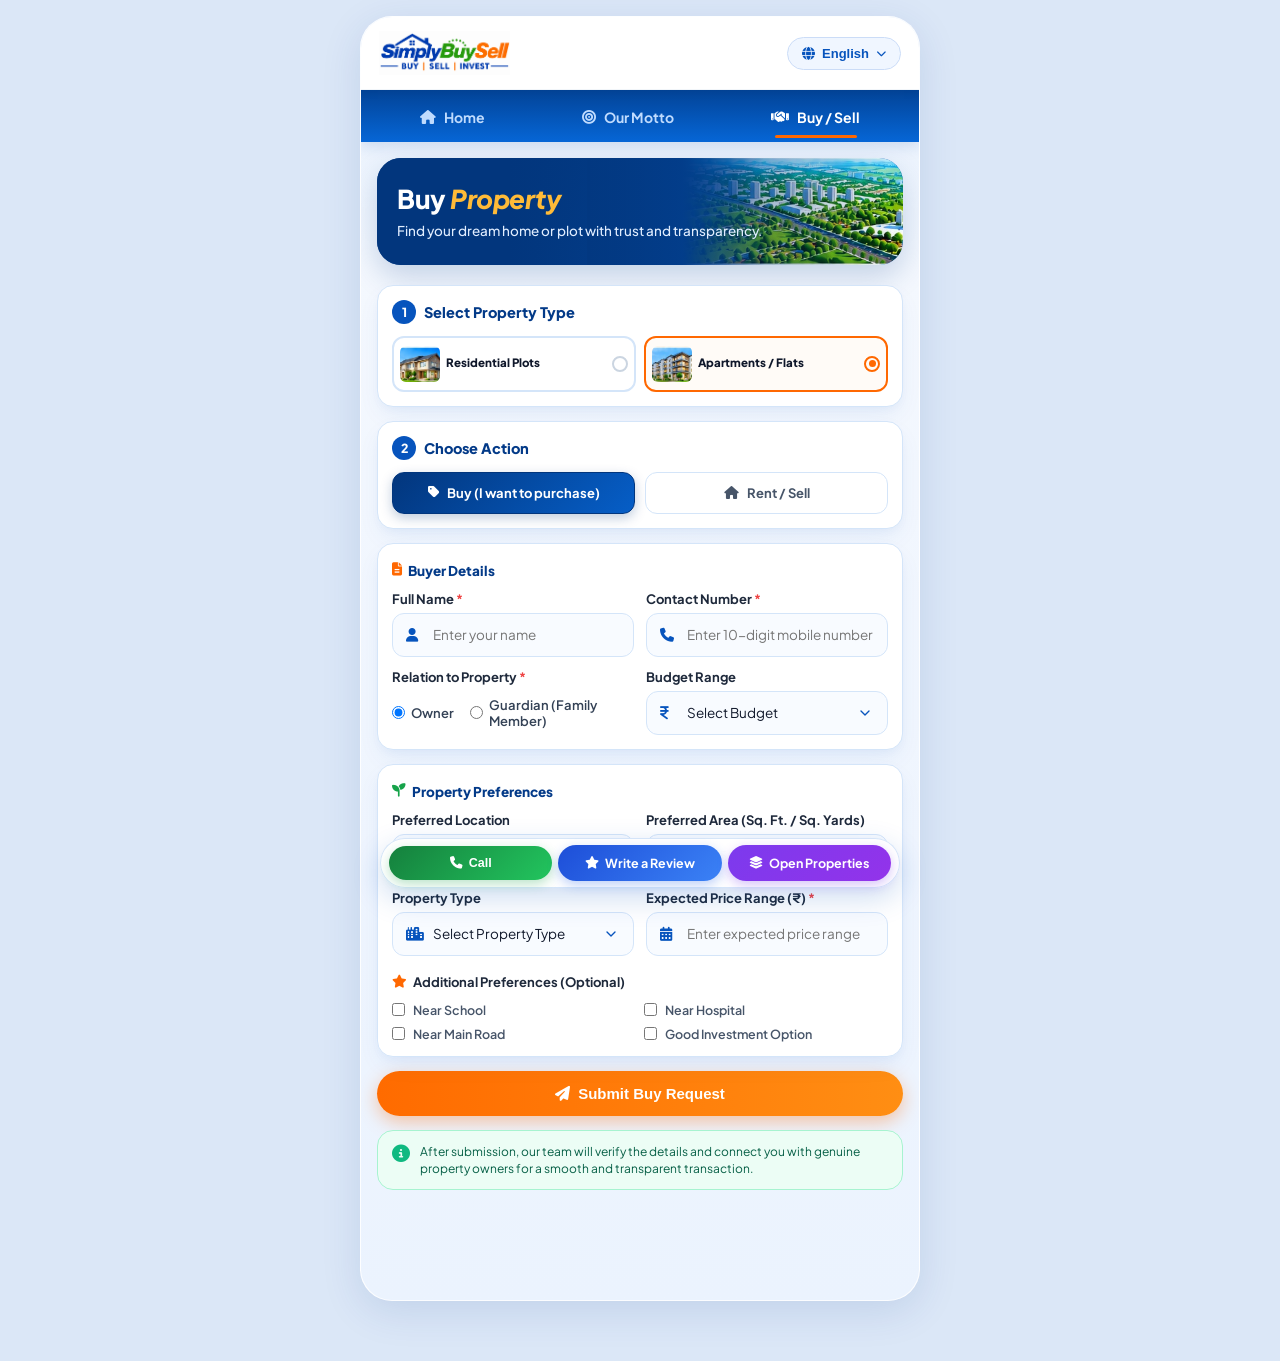
<file: buy.html>
<!DOCTYPE html>
<html lang="en">
<head>
  <meta charset="UTF-8">
  <meta name="viewport" content="width=device-width, initial-scale=1.0">
  <title>Buy Property - SimplyBuySell</title>
  <link rel="icon" type="image/png" href="assets/images/logo.png">
  <link rel="stylesheet" href="https://cdnjs.cloudflare.com/ajax/libs/font-awesome/6.5.1/css/all.min.css">
  <link rel="stylesheet" href="assets/css/style.css">
  <meta name="color-scheme" content="light">
  <meta name="theme-color" content="#033a88">
</head>
<body>

  <div class="app-viewport-wrapper">
    <div class="app-container">

      <!-- Main App Header -->
      <header class="app-header">
        <a href="index.html" class="brand-logo">
          <img src="assets/images/logo.png" alt="SimplyBuySell Logo">
        </a>
        <button onclick="openLanguageModal()" class="lang-dropdown-btn">
          <i class="fa-solid fa-globe"></i>
          <span id="selectedLangText">English</span>
          <i class="fa-solid fa-chevron-down" style="font-size: 10px;"></i>
        </button>
      </header>

      <!-- Top Nav Bar (Buy / Sell Active) -->
      <nav class="top-nav-bar">
        <a href="index.html" class="nav-tab-item">
          <i class="fa-solid fa-house"></i>
          <span data-i18n="nav_home">Home</span>
        </a>
        <a href="motto.html" class="nav-tab-item">
          <i class="fa-solid fa-bullseye"></i>
          <span data-i18n="nav_motto">Our Motto</span>
        </a>
        <a href="buy.html" class="nav-tab-item active">
          <i class="fa-solid fa-handshake"></i>
          <span data-i18n="nav_buy_sell">Buy / Sell</span>
        </a>
      </nav>

      <!-- Page Content -->
      <main class="page-content">

        <!-- Banner Header -->
        <section class="page-title-banner reveal-on-scroll">
          <img src="assets/images/city-banner.png" alt="Buy Property" class="banner-bg-img">
          <div class="banner-content">
            <h1>Buy <span class="highlight">Property</span></h1>
            <p>Find your dream home or plot with trust and transparency.</p>
          </div>
        </section>

        <form id="buyPropertyForm" style="display: flex; flex-direction: column; gap: 14px;">

          <!-- Step 1: Select Property Type -->
          <section class="step-selection-card reveal-on-scroll">
            <div class="step-label">
              <span class="step-num-badge">1</span>
              <span>Select Property Type</span>
            </div>
            <div class="prop-type-choice-grid">
              <div class="prop-choice-card" onclick="selectPropType(this, 'plots')">
                <img src="assets/images/select-residential-plots.png" alt="Residential Plots">
                <span class="prop-choice-title">Residential Plots</span>
                <span class="prop-choice-radio"></span>
              </div>
              <div class="prop-choice-card active" onclick="selectPropType(this, 'flats')">
                <img src="assets/images/select-apartments-flats.png" alt="Apartments / Flats">
                <span class="prop-choice-title">Apartments / Flats</span>
                <span class="prop-choice-radio"></span>
              </div>
            </div>
          </section>

          <!-- Step 2: Choose Action -->
          <section class="step-selection-card reveal-on-scroll">
            <div class="step-label">
              <span class="step-num-badge">2</span>
              <span>Choose Action</span>
            </div>
            <div class="action-toggle-row">
              <a href="buy.html" class="action-btn-tab active">
                <i class="fa-solid fa-tag"></i> Buy (I want to purchase)
              </a>
              <a href="sell.html" class="action-btn-tab">
                <i class="fa-solid fa-house"></i> Rent / Sell
              </a>
            </div>
          </section>

          <!-- Buyer Details Section -->
          <section class="step-selection-card reveal-on-scroll">
            <div class="form-sub-header">
              <i class="fa-solid fa-file-lines" style="color: #ff6801;"></i>
              <span>Buyer Details</span>
            </div>

            <div class="form-row-grid">
              <div class="form-group">
                <label class="form-label">Full Name <span class="req">*</span></label>
                <div class="input-with-icon">
                  <i class="fa-solid fa-user"></i>
                  <input type="text" class="custom-input" placeholder="Enter your name" required>
                </div>
              </div>

              <div class="form-group">
                <label class="form-label">Contact Number <span class="req">*</span></label>
                <div class="input-with-icon">
                  <i class="fa-solid fa-phone"></i>
                  <input type="tel" class="custom-input" placeholder="Enter 10-digit mobile number" required>
                </div>
              </div>
            </div>

            <div class="form-row-grid">
              <div class="form-group">
                <label class="form-label">Relation to Property <span class="req">*</span></label>
                <div class="radio-inline-group" style="padding-top: 6px;">
                  <label class="custom-radio-label">
                    <input type="radio" name="buyerRelation" value="owner" checked>
                    <span>Owner</span>
                  </label>
                  <label class="custom-radio-label">
                    <input type="radio" name="buyerRelation" value="guardian">
                    <span>Guardian (Family Member)</span>
                  </label>
                </div>
              </div>

              <div class="form-group">
                <label class="form-label">Budget Range</label>
                <div class="input-with-icon">
                  <i class="fa-solid fa-indian-rupee-sign"></i>
                  <select class="custom-select">
                    <option value="" disabled selected>Select Budget</option>
                    <option value="under-30l">Under ₹30 Lakhs</option>
                    <option value="30l-60l">₹30 Lakhs - ₹60 Lakhs</option>
                    <option value="60l-1cr">₹60 Lakhs - ₹1 Crore</option>
                    <option value="1cr-2cr">₹1 Crore - ₹2 Crores</option>
                    <option value="above-2cr">Above ₹2 Crores</option>
                  </select>
                </div>
              </div>
            </div>
          </section>

          <!-- Property Preferences Section -->
          <section class="step-selection-card reveal-on-scroll">
            <div class="form-sub-header">
              <i class="fa-solid fa-seedling" style="color: #16a34a;"></i>
              <span>Property Preferences</span>
            </div>

            <div class="form-row-grid">
              <div class="form-group">
                <label class="form-label">Preferred Location</label>
                <div class="input-with-icon">
                  <i class="fa-solid fa-location-dot"></i>
                  <select class="custom-select">
                    <option value="" disabled selected>Select Location</option>
                    <option value="Vizag">Vizag</option>
                    <option value="Amaravathi">Amaravathi</option>
                    <option value="Vijayawada">Vijayawada</option>
                    <option value="Guntur">Guntur</option>
                    <option value="Kakinada">Kakinada</option>
                    <option value="Rajahmundry">Rajahmundry</option>
                    <option value="Tirupati">Tirupati</option>
                    <option value="Nellore">Nellore</option>
                  </select>
                </div>
              </div>

              <div class="form-group">
                <label class="form-label">Preferred Area (Sq. Ft. / Sq. Yards)</label>
                <div class="input-with-icon">
                  <i class="fa-solid fa-ruler-combined"></i>
                  <input type="text" class="custom-input" placeholder="e.g. 1500 - 2000">
                </div>
              </div>
            </div>

            <div class="form-row-grid">
              <div class="form-group">
                <label class="form-label">Property Type</label>
                <div class="input-with-icon">
                  <i class="fa-solid fa-city"></i>
                  <select class="custom-select">
                    <option value="" disabled selected>Select Property Type</option>
                    <option value="Apartment">Apartment</option>
                    <option value="Villa">Villa</option>
                    <option value="Independent House">Independent House</option>
                    <option value="Plot">Plot</option>
                  </select>
                </div>
              </div>

              <div class="form-group">
                <label class="form-label">Expected Price Range (₹) <span class="req">*</span></label>
                <div class="input-with-icon">
                  <i class="fa-solid fa-calendar-days"></i>
                  <input type="text" class="custom-input" placeholder="Enter expected price range" required>
                </div>
              </div>
            </div>

            <!-- Additional Preferences (Optional) -->
            <div class="form-group" style="margin-top: 6px;">
              <div class="form-label" style="display: flex; align-items: center; gap: 6px;">
                <i class="fa-solid fa-star" style="color: #ff6801;"></i>
                <span>Additional Preferences (Optional)</span>
              </div>
              <div class="checkbox-multi-grid" style="margin-top: 6px;">
                <label class="custom-checkbox-label">
                  <input type="checkbox" name="pref" value="school">
                  <span>Near School</span>
                </label>
                <label class="custom-checkbox-label">
                  <input type="checkbox" name="pref" value="hospital">
                  <span>Near Hospital</span>
                </label>
                <label class="custom-checkbox-label">
                  <input type="checkbox" name="pref" value="mainroad">
                  <span>Near Main Road</span>
                </label>
                <label class="custom-checkbox-label">
                  <input type="checkbox" name="pref" value="investment">
                  <span>Good Investment Option</span>
                </label>
              </div>
            </div>
          </section>

          <!-- Submit Button -->
          <button type="submit" class="btn-orange" style="width: 100%; justify-content: center; padding: 14px; font-size: 15px;">
            <i class="fa-solid fa-paper-plane"></i> Submit Buy Request
          </button>

          <!-- Info Verification Box -->
          <div class="info-note-box">
            <i class="fa-solid fa-circle-info"></i>
            <span>After submission, our team will verify the details and connect you with genuine property owners for a smooth and transparent transaction.</span>
          </div>

        </form>

      </main>

      <!-- Bottom Floating Nav Dock -->
      <nav class="bottom-floating-nav">
        <button onclick="openCallModal()" class="bottom-nav-pill pill-call-green">
          <i class="fa-solid fa-phone"></i> Call
        </button>
        <a href="write-review.html" class="bottom-nav-pill pill-review-blue">
          <i class="fa-solid fa-star"></i> Write a Review
        </a>
        <a href="properties.html" class="bottom-nav-pill pill-properties-purple">
          <i class="fa-solid fa-layer-group"></i> Open Properties
        </a>
      </nav>

    </div>
  </div>

  <!-- Shared Modals -->
  <div id="languageModal" class="modal-backdrop">
    <div class="modal-dialog-box" style="max-width: 380px;">
      <div class="modal-header-bar">
        <h3><i class="fa-solid fa-globe"></i> Select Language</h3>
        <button onclick="closeLanguageModal()" class="modal-close-btn">&times;</button>
      </div>
      <div class="modal-body-scroll">
        <div style="display: flex; flex-direction: column; gap: 10px;">
          <button onclick="selectLanguage('en', 'English')" class="call-option-item" style="border: none; cursor: pointer; text-align: left; width: 100%;">
            <div class="call-option-icon support" style="background: #2563eb;"><i class="fa-solid fa-check"></i></div>
            <div class="call-option-text"><h4>English</h4><p>Standard International Version</p></div>
          </button>
          <button onclick="selectLanguage('te', 'తెలుగు (Telugu)')" class="call-option-item" style="border: none; cursor: pointer; text-align: left; width: 100%;">
            <div class="call-option-icon support" style="background: #ea580c;"><i class="fa-solid fa-language"></i></div>
            <div class="call-option-text"><h4>తెలుగు (Telugu)</h4><p>ఆంధ్రప్రదేశ్ & తెలంగాణ రియల్ ఎస్టేట్</p></div>
          </button>
          <button onclick="selectLanguage('hi', 'हिन्दी (Hindi)')" class="call-option-item" style="border: none; cursor: pointer; text-align: left; width: 100%;">
            <div class="call-option-icon support" style="background: #16a34a;"><i class="fa-solid fa-language"></i></div>
            <div class="call-option-text"><h4>हिन्दी (Hindi)</h4><p>भारत भर में रियल एस्टेट सेवाएं</p></div>
          </button>
        </div>
      </div>
    </div>
  </div>

  <div id="callModal" class="modal-backdrop">
    <div class="modal-dialog-box">
      <div class="modal-header-bar">
        <h3><i class="fa-solid fa-phone-volume"></i> SimplyBuySell Support</h3>
        <button onclick="closeCallModal()" class="modal-close-btn">&times;</button>
      </div>
      <div class="modal-body-scroll">
        <div class="call-options-grid">
          <a href="tel:+919876543210" class="call-option-item">
            <div class="call-option-icon phone"><i class="fa-solid fa-phone"></i></div>
            <div class="call-option-text">
              <h4>Direct Call Hotline</h4>
              <p>+91 98765 43210 (Toll-Free Instant Connect)</p>
            </div>
          </a>
        </div>
      </div>
    </div>
  </div>

  <div id="successModal" class="modal-backdrop">
    <div class="modal-dialog-box" style="max-width: 400px; text-align: center;">
      <div class="modal-body-scroll" style="align-items: center; padding: 30px 20px;">
        <div style="width: 65px; height: 65px; border-radius: 50%; background: #ecfdf5; color: #16a34a; display: flex; align-items: center; justify-content: center; font-size: 32px; margin-bottom: 12px;">
          <i class="fa-solid fa-check"></i>
        </div>
        <h3 id="successModalTitle" style="font-size: 18px; font-weight: 800; color: #033a88; margin-bottom: 8px;">Success!</h3>
        <p id="successModalBody" style="font-size: 13px; color: #475569; line-height: 1.5; margin-bottom: 16px;"></p>
        <div style="background: #f1f5f9; padding: 6px 14px; border-radius: 8px; font-size: 12px; color: #334155; margin-bottom: 18px;">
          Reference ID: <strong id="successModalRef" style="color: #0754bd;"></strong>
        </div>
        <button onclick="closeModal('successModal')" class="btn-orange" style="width: 100%; justify-content: center;">Done</button>
      </div>
    </div>
  </div>

  <script src="assets/js/data.js"></script>
  <script src="assets/js/i18n.js"></script>
  <script src="assets/js/main.js"></script>
  <script>
    function selectPropType(card, type) {
      document.querySelectorAll('.prop-type-choice-grid .prop-choice-card').forEach(c => c.classList.remove('active'));
      card.classList.add('active');
    }
  </script>
</body>
</html>
</file>
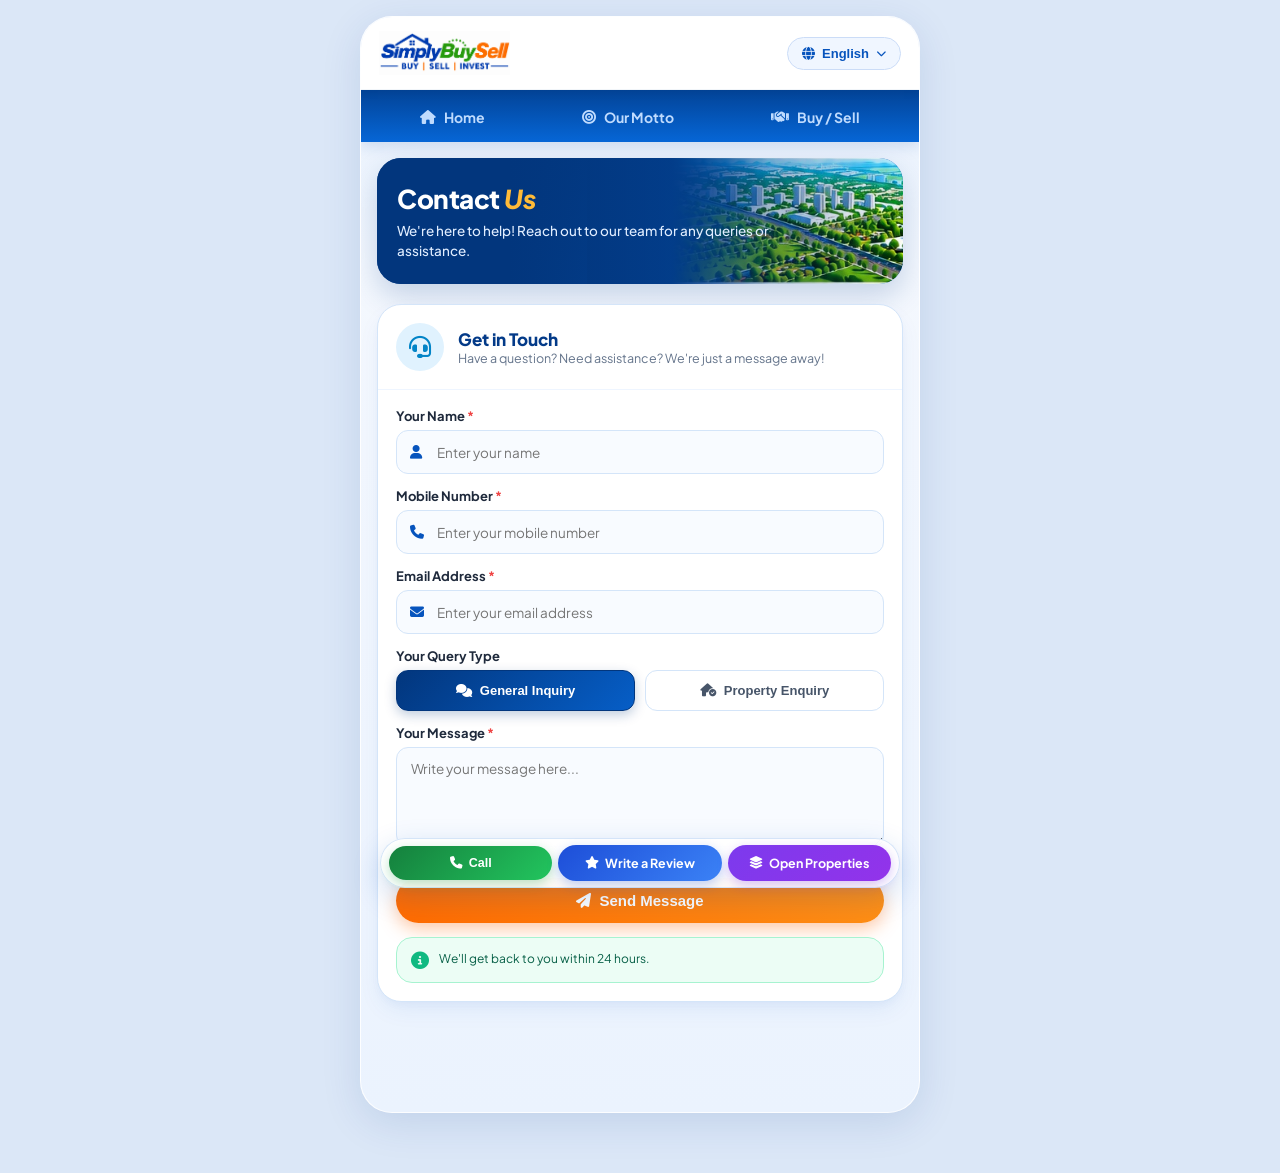
<file: contact.html>
<!DOCTYPE html>
<html lang="en">
<head>
  <meta charset="UTF-8">
  <meta name="viewport" content="width=device-width, initial-scale=1.0">
  <title>Contact Us - SimplyBuySell</title>
  <link rel="icon" type="image/png" href="assets/images/logo.png">
  <link rel="stylesheet" href="https://cdnjs.cloudflare.com/ajax/libs/font-awesome/6.5.1/css/all.min.css">
  <link rel="stylesheet" href="assets/css/style.css">
  <meta name="color-scheme" content="light">
  <meta name="theme-color" content="#033a88">
</head>
<body>

  <div class="app-viewport-wrapper">
    <div class="app-container">

      <!-- Main App Header -->
      <header class="app-header">
        <a href="index.html" class="brand-logo">
          <img src="assets/images/logo.png" alt="SimplyBuySell Logo">
        </a>
        <button onclick="openLanguageModal()" class="lang-dropdown-btn">
          <i class="fa-solid fa-globe"></i>
          <span id="selectedLangText">English</span>
          <i class="fa-solid fa-chevron-down" style="font-size: 10px;"></i>
        </button>
      </header>

      <!-- Top Nav Bar -->
      <nav class="top-nav-bar">
        <a href="index.html" class="nav-tab-item">
          <i class="fa-solid fa-house"></i>
          <span data-i18n="nav_home">Home</span>
        </a>
        <a href="motto.html" class="nav-tab-item">
          <i class="fa-solid fa-bullseye"></i>
          <span data-i18n="nav_motto">Our Motto</span>
        </a>
        <a href="buy.html" class="nav-tab-item">
          <i class="fa-solid fa-handshake"></i>
          <span data-i18n="nav_buy_sell">Buy / Sell</span>
        </a>
      </nav>

      <!-- Page Content -->
      <main class="page-content">

        <!-- Banner Header -->
        <section class="page-title-banner reveal-on-scroll">
          <img src="assets/images/city-banner.png" alt="Contact Us" class="banner-bg-img">
          <div class="banner-content">
            <h1>Contact <span class="highlight">Us</span></h1>
            <p>We're here to help! Reach out to our team for any queries or assistance.</p>
          </div>
        </section>

        <!-- Get In Touch Form Card -->
        <section class="interactive-search-card reveal-on-scroll">
          <div style="padding: 18px; border-bottom: 1.5px solid #eef5ff; display: flex; align-items: center; gap: 14px;">
            <div style="width: 48px; height: 48px; border-radius: 50%; background: #e0f2fe; color: #0284c7; display: flex; align-items: center; justify-content: center; font-size: 22px;">
              <i class="fa-solid fa-headset"></i>
            </div>
            <div>
              <h3 style="font-size: 17px; font-weight: 800; color: #033a88;">Get in Touch</h3>
              <p style="font-size: 12.5px; color: #64748b;">Have a question? Need assistance? We're just a message away!</p>
            </div>
          </div>

          <form id="contactUsForm" class="search-form-body">
            <div class="form-group">
              <label class="form-label">Your Name <span class="req">*</span></label>
              <div class="input-with-icon">
                <i class="fa-solid fa-user"></i>
                <input type="text" class="custom-input" placeholder="Enter your name" required>
              </div>
            </div>

            <div class="form-group">
              <label class="form-label">Mobile Number <span class="req">*</span></label>
              <div class="input-with-icon">
                <i class="fa-solid fa-phone"></i>
                <input type="tel" class="custom-input" placeholder="Enter your mobile number" required>
              </div>
            </div>

            <div class="form-group">
              <label class="form-label">Email Address <span class="req">*</span></label>
              <div class="input-with-icon">
                <i class="fa-solid fa-envelope"></i>
                <input type="email" class="custom-input" placeholder="Enter your email address" required>
              </div>
            </div>

            <div class="form-group">
              <label class="form-label">Your Query Type</label>
              <div class="action-toggle-row">
                <button type="button" class="action-btn-tab active" id="queryGeneralBtn" onclick="setQueryType(this)">
                  <i class="fa-solid fa-comments"></i> General Inquiry
                </button>
                <button type="button" class="action-btn-tab" id="queryPropBtn" onclick="setQueryType(this)">
                  <i class="fa-solid fa-house-circle-check"></i> Property Enquiry
                </button>
              </div>
            </div>

            <div class="form-group">
              <label class="form-label">Your Message <span class="req">*</span></label>
              <textarea class="custom-textarea" placeholder="Write your message here..." maxlength="500" required></textarea>
              <span class="char-counter-text">0/500</span>
            </div>

            <button type="submit" class="btn-orange" style="width: 100%; justify-content: center; margin-top: 4px; padding: 14px; font-size: 15px;">
              <i class="fa-solid fa-paper-plane"></i> Send Message
            </button>

            <!-- Verification Note Box -->
            <div class="info-note-box">
              <i class="fa-solid fa-circle-info"></i>
              <span>We'll get back to you within 24 hours.</span>
            </div>
          </form>
        </section>

      </main>

      <!-- Bottom Floating Nav Dock -->
      <nav class="bottom-floating-nav">
        <button onclick="openCallModal()" class="bottom-nav-pill pill-call-green">
          <i class="fa-solid fa-phone"></i> Call
        </button>
        <a href="write-review.html" class="bottom-nav-pill pill-review-blue">
          <i class="fa-solid fa-star"></i> Write a Review
        </a>
        <a href="properties.html" class="bottom-nav-pill pill-properties-purple">
          <i class="fa-solid fa-layer-group"></i> Open Properties
        </a>
      </nav>

    </div>
  </div>

  <!-- Shared Modals -->
  <div id="languageModal" class="modal-backdrop">
    <div class="modal-dialog-box" style="max-width: 380px;">
      <div class="modal-header-bar">
        <h3><i class="fa-solid fa-globe"></i> Select Language</h3>
        <button onclick="closeLanguageModal()" class="modal-close-btn">&times;</button>
      </div>
      <div class="modal-body-scroll">
        <div style="display: flex; flex-direction: column; gap: 10px;">
          <button onclick="selectLanguage('en', 'English')" class="call-option-item" style="border: none; cursor: pointer; text-align: left; width: 100%;">
            <div class="call-option-icon support" style="background: #2563eb;"><i class="fa-solid fa-check"></i></div>
            <div class="call-option-text"><h4>English</h4><p>Standard International Version</p></div>
          </button>
          <button onclick="selectLanguage('te', 'తెలుగు (Telugu)')" class="call-option-item" style="border: none; cursor: pointer; text-align: left; width: 100%;">
            <div class="call-option-icon support" style="background: #ea580c;"><i class="fa-solid fa-language"></i></div>
            <div class="call-option-text"><h4>తెలుగు (Telugu)</h4><p>ఆంధ్రప్రదేశ్ & తెలంగాణ రియల్ ఎస్టేట్</p></div>
          </button>
          <button onclick="selectLanguage('hi', 'हिन्दी (Hindi)')" class="call-option-item" style="border: none; cursor: pointer; text-align: left; width: 100%;">
            <div class="call-option-icon support" style="background: #16a34a;"><i class="fa-solid fa-language"></i></div>
            <div class="call-option-text"><h4>हिन्दी (Hindi)</h4><p>भारत भर में रियल एस्टेट सेवाएं</p></div>
          </button>
        </div>
      </div>
    </div>
  </div>

  <div id="callModal" class="modal-backdrop">
    <div class="modal-dialog-box">
      <div class="modal-header-bar">
        <h3><i class="fa-solid fa-phone-volume"></i> SimplyBuySell Support</h3>
        <button onclick="closeCallModal()" class="modal-close-btn">&times;</button>
      </div>
      <div class="modal-body-scroll">
        <div class="call-options-grid">
          <a href="tel:+919876543210" class="call-option-item">
            <div class="call-option-icon phone"><i class="fa-solid fa-phone"></i></div>
            <div class="call-option-text">
              <h4>Direct Call Hotline</h4>
              <p>+91 98765 43210 (Toll-Free Instant Connect)</p>
            </div>
          </a>
        </div>
      </div>
    </div>
  </div>

  <div id="successModal" class="modal-backdrop">
    <div class="modal-dialog-box" style="max-width: 400px; text-align: center;">
      <div class="modal-body-scroll" style="align-items: center; padding: 30px 20px;">
        <div style="width: 65px; height: 65px; border-radius: 50%; background: #ecfdf5; color: #16a34a; display: flex; align-items: center; justify-content: center; font-size: 32px; margin-bottom: 12px;">
          <i class="fa-solid fa-check"></i>
        </div>
        <h3 id="successModalTitle" style="font-size: 18px; font-weight: 800; color: #033a88; margin-bottom: 8px;">Success!</h3>
        <p id="successModalBody" style="font-size: 13px; color: #475569; line-height: 1.5; margin-bottom: 16px;"></p>
        <div style="background: #f1f5f9; padding: 6px 14px; border-radius: 8px; font-size: 12px; color: #334155; margin-bottom: 18px;">
          Reference ID: <strong id="successModalRef" style="color: #0754bd;"></strong>
        </div>
        <button onclick="closeModal('successModal')" class="btn-orange" style="width: 100%; justify-content: center;">Done</button>
      </div>
    </div>
  </div>

  <script src="assets/js/data.js"></script>
  <script src="assets/js/i18n.js"></script>
  <script src="assets/js/main.js"></script>
  <script>
    function setQueryType(btn) {
      document.querySelectorAll('.action-toggle-row button').forEach(b => b.classList.remove('active'));
      btn.classList.add('active');
    }
  </script>
</body>
</html>
</file>
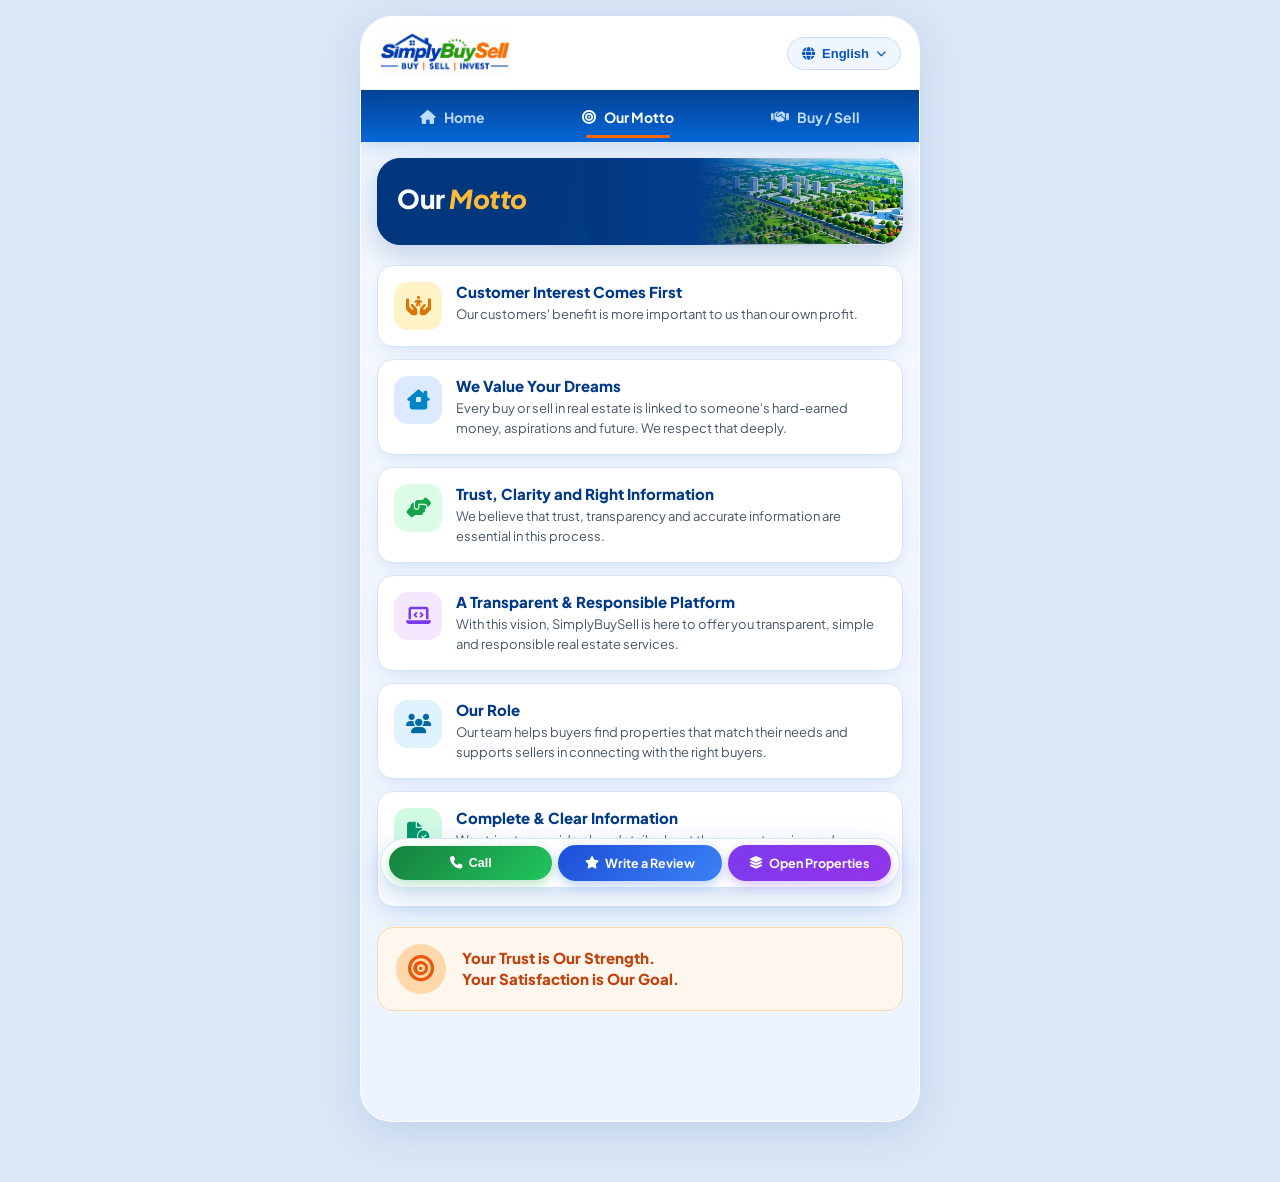
<file: motto.html>
<!DOCTYPE html>
<html lang="en">
<head>
  <meta charset="UTF-8">
  <meta name="viewport" content="width=device-width, initial-scale=1.0">
  <title>Our Motto - SimplyBuySell</title>
  <link rel="icon" type="image/png" href="assets/images/logo.png">
  <link rel="stylesheet" href="https://cdnjs.cloudflare.com/ajax/libs/font-awesome/6.5.1/css/all.min.css">
  <link rel="stylesheet" href="assets/css/style.css">
  <meta name="color-scheme" content="light">
  <meta name="theme-color" content="#033a88">
</head>
<body>

  <div class="app-viewport-wrapper">
    <div class="app-container">

      <!-- Main App Header -->
      <header class="app-header">
        <a href="index.html" class="brand-logo">
          <img src="assets/images/logo.png" alt="SimplyBuySell Logo">
        </a>
        <button onclick="openLanguageModal()" class="lang-dropdown-btn">
          <i class="fa-solid fa-globe"></i>
          <span id="selectedLangText">English</span>
          <i class="fa-solid fa-chevron-down" style="font-size: 10px;"></i>
        </button>
      </header>

      <!-- Top Nav Bar (Our Motto Active) -->
      <nav class="top-nav-bar">
        <a href="index.html" class="nav-tab-item">
          <i class="fa-solid fa-house"></i>
          <span data-i18n="nav_home">Home</span>
        </a>
        <a href="motto.html" class="nav-tab-item active">
          <i class="fa-solid fa-bullseye"></i>
          <span data-i18n="nav_motto">Our Motto</span>
        </a>
        <a href="buy.html" class="nav-tab-item">
          <i class="fa-solid fa-handshake"></i>
          <span data-i18n="nav_buy_sell">Buy / Sell</span>
        </a>
      </nav>

      <!-- Page Content -->
      <main class="page-content">

        <!-- Banner Header -->
        <section class="page-title-banner reveal-on-scroll">
          <img src="assets/images/city-banner.png" alt="Our Motto" class="banner-bg-img">
          <div class="banner-content">
            <h1>Our <span class="highlight">Motto</span></h1>
          </div>
        </section>

        <!-- 6 Core Value Cards -->
        <section class="core-values-list reveal-on-scroll">
          <!-- Card 1 -->
          <div class="value-card-item">
            <div class="value-card-icon" style="background: #fef3c7; color: #d97706;">
              <i class="fa-solid fa-hands-holding-child"></i>
            </div>
            <div class="value-card-text">
              <h4>Customer Interest Comes First</h4>
              <p>Our customers' benefit is more important to us than our own profit.</p>
            </div>
          </div>

          <!-- Card 2 -->
          <div class="value-card-item">
            <div class="value-card-icon" style="background: #dbeafe; color: #0284c7;">
              <i class="fa-solid fa-house-chimney-window"></i>
            </div>
            <div class="value-card-text">
              <h4>We Value Your Dreams</h4>
              <p>Every buy or sell in real estate is linked to someone's hard-earned money, aspirations and future. We respect that deeply.</p>
            </div>
          </div>

          <!-- Card 3 -->
          <div class="value-card-item">
            <div class="value-card-icon" style="background: #dcfce7; color: #16a34a;">
              <i class="fa-solid fa-handshake-angle"></i>
            </div>
            <div class="value-card-text">
              <h4>Trust, Clarity and Right Information</h4>
              <p>We believe that trust, transparency and accurate information are essential in this process.</p>
            </div>
          </div>

          <!-- Card 4 -->
          <div class="value-card-item">
            <div class="value-card-icon" style="background: #f3e8ff; color: #7c3aed;">
              <i class="fa-solid fa-laptop-code"></i>
            </div>
            <div class="value-card-text">
              <h4>A Transparent & Responsible Platform</h4>
              <p>With this vision, SimplyBuySell is here to offer you transparent, simple and responsible real estate services.</p>
            </div>
          </div>

          <!-- Card 5 -->
          <div class="value-card-item">
            <div class="value-card-icon" style="background: #e0f2fe; color: #0369a1;">
              <i class="fa-solid fa-users"></i>
            </div>
            <div class="value-card-text">
              <h4>Our Role</h4>
              <p>Our team helps buyers find properties that match their needs and supports sellers in connecting with the right buyers.</p>
            </div>
          </div>

          <!-- Card 6 -->
          <div class="value-card-item">
            <div class="value-card-icon" style="background: #d1fae5; color: #059669;">
              <i class="fa-solid fa-file-circle-check"></i>
            </div>
            <div class="value-card-text">
              <h4>Complete & Clear Information</h4>
              <p>We strive to provide clear details about the property, price and available documents, so you can make an informed and confident decision.</p>
            </div>
          </div>
        </section>

        <!-- Trust Motto Target Banner -->
        <section class="motto-highlight-box reveal-on-scroll">
          <div style="width: 50px; height: 50px; border-radius: 50%; background: #fed7aa; display: flex; align-items: center; justify-content: center; flex-shrink: 0;">
            <i class="fa-solid fa-bullseye" style="color: #ea580c; font-size: 26px;"></i>
          </div>
          <div class="motto-highlight-text">
            <h4>Your Trust is Our Strength.<br>Your Satisfaction is Our Goal.</h4>
          </div>
        </section>

      </main>

      <!-- Bottom Floating Nav Dock -->
      <nav class="bottom-floating-nav">
        <button onclick="openCallModal()" class="bottom-nav-pill pill-call-green">
          <i class="fa-solid fa-phone"></i> Call
        </button>
        <a href="write-review.html" class="bottom-nav-pill pill-review-blue">
          <i class="fa-solid fa-star"></i> Write a Review
        </a>
        <a href="properties.html" class="bottom-nav-pill pill-properties-purple">
          <i class="fa-solid fa-layer-group"></i> Open Properties
        </a>
      </nav>

    </div>
  </div>

  <!-- Shared Modals -->
  <div id="languageModal" class="modal-backdrop">
    <div class="modal-dialog-box" style="max-width: 380px;">
      <div class="modal-header-bar">
        <h3><i class="fa-solid fa-globe"></i> Select Language</h3>
        <button onclick="closeLanguageModal()" class="modal-close-btn">&times;</button>
      </div>
      <div class="modal-body-scroll">
        <div style="display: flex; flex-direction: column; gap: 10px;">
          <button onclick="selectLanguage('en', 'English')" class="call-option-item" style="border: none; cursor: pointer; text-align: left; width: 100%;">
            <div class="call-option-icon support" style="background: #2563eb;"><i class="fa-solid fa-check"></i></div>
            <div class="call-option-text"><h4>English</h4><p>Standard International Version</p></div>
          </button>
          <button onclick="selectLanguage('te', 'తెలుగు (Telugu)')" class="call-option-item" style="border: none; cursor: pointer; text-align: left; width: 100%;">
            <div class="call-option-icon support" style="background: #ea580c;"><i class="fa-solid fa-language"></i></div>
            <div class="call-option-text"><h4>తెలుగు (Telugu)</h4><p>ఆంధ్రప్రదేశ్ & తెలంగాణ రియల్ ఎస్టేట్</p></div>
          </button>
          <button onclick="selectLanguage('hi', 'हिन्दी (Hindi)')" class="call-option-item" style="border: none; cursor: pointer; text-align: left; width: 100%;">
            <div class="call-option-icon support" style="background: #16a34a;"><i class="fa-solid fa-language"></i></div>
            <div class="call-option-text"><h4>हिन्दी (Hindi)</h4><p>भारत भर में रियल एस्टेट सेवाएं</p></div>
          </button>
        </div>
      </div>
    </div>
  </div>

  <div id="callModal" class="modal-backdrop">
    <div class="modal-dialog-box">
      <div class="modal-header-bar">
        <h3><i class="fa-solid fa-phone-volume"></i> SimplyBuySell Support</h3>
        <button onclick="closeCallModal()" class="modal-close-btn">&times;</button>
      </div>
      <div class="modal-body-scroll">
        <div class="call-options-grid">
          <a href="tel:+919876543210" class="call-option-item">
            <div class="call-option-icon phone"><i class="fa-solid fa-phone"></i></div>
            <div class="call-option-text">
              <h4>Direct Call Hotline</h4>
              <p>+91 98765 43210 (Toll-Free Instant Connect)</p>
            </div>
          </a>
        </div>
      </div>
    </div>
  </div>

  <script src="assets/js/data.js"></script>
  <script src="assets/js/i18n.js"></script>
  <script src="assets/js/main.js"></script>
</body>
</html>
</file>
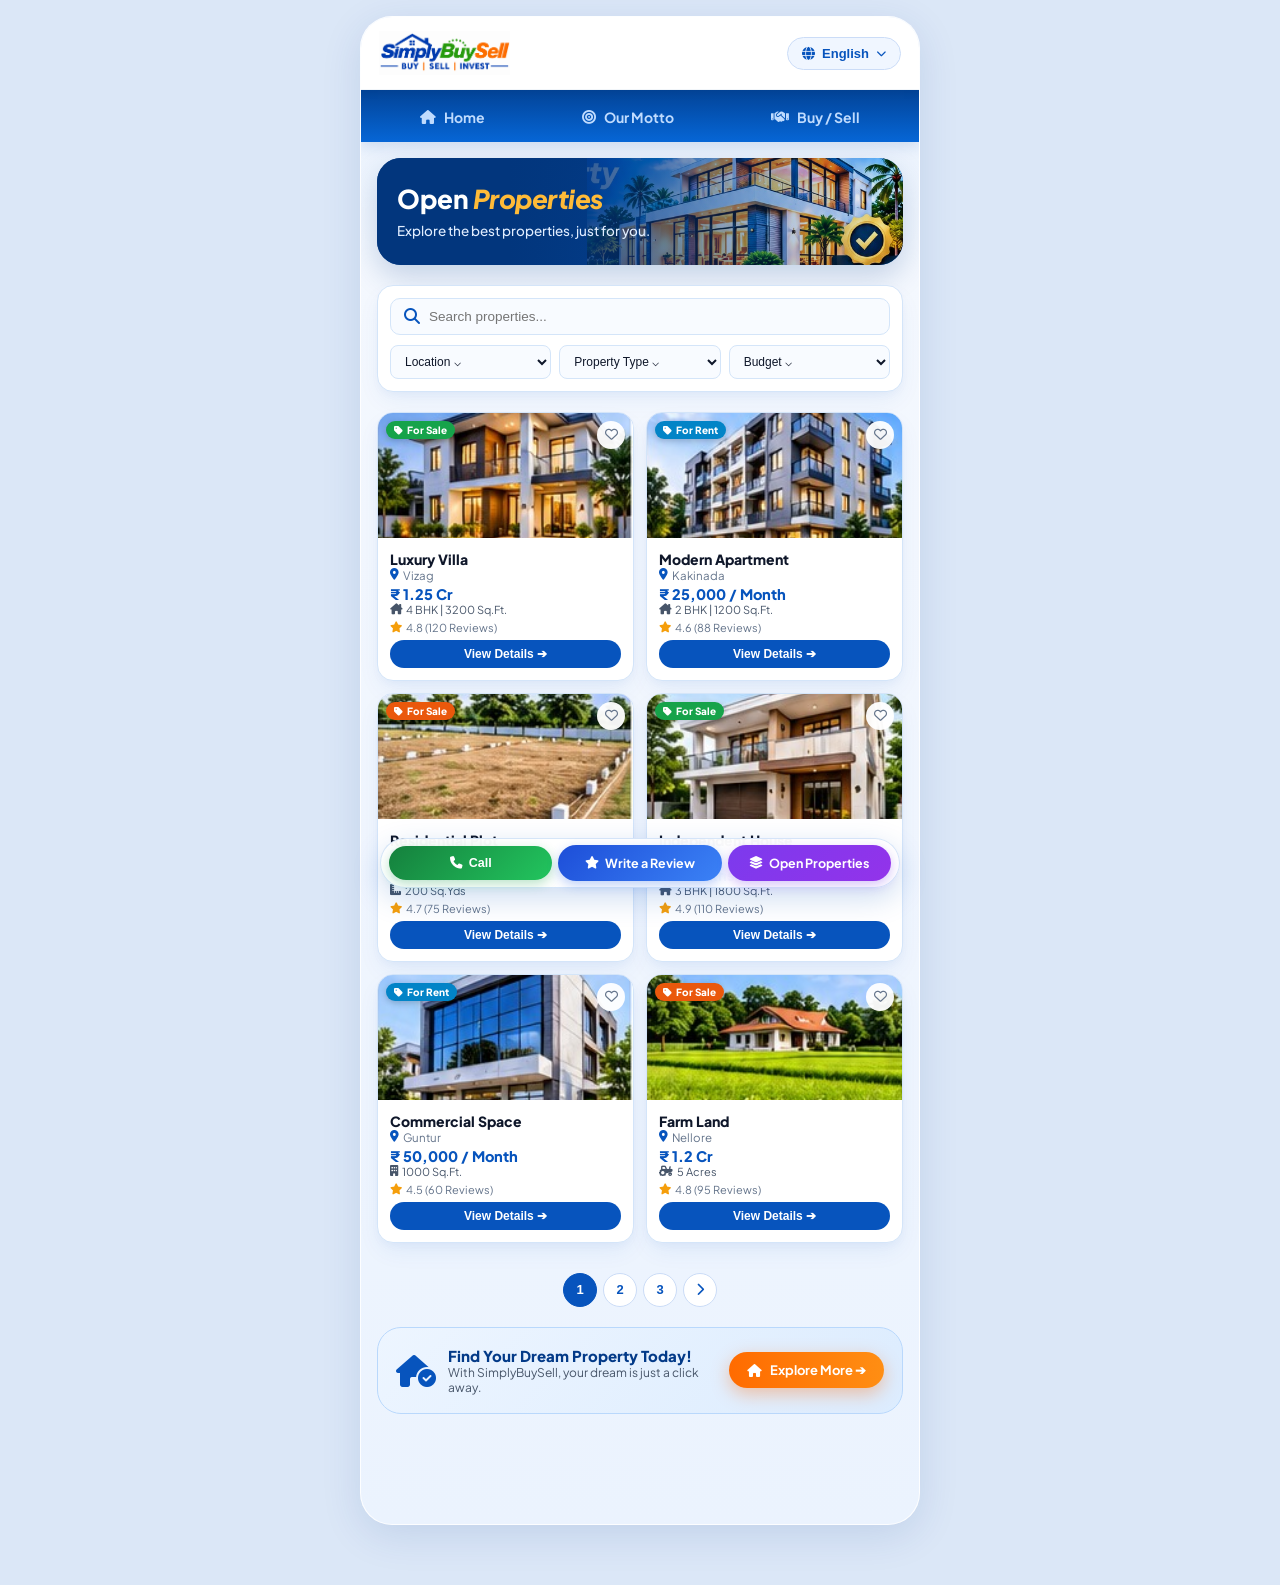
<file: properties.html>
<!DOCTYPE html>
<html lang="en">
<head>
  <meta charset="UTF-8">
  <meta name="viewport" content="width=device-width, initial-scale=1.0">
  <title>Open Properties - SimplyBuySell</title>
  <link rel="icon" type="image/png" href="assets/images/logo.png">
  <link rel="stylesheet" href="https://cdnjs.cloudflare.com/ajax/libs/font-awesome/6.5.1/css/all.min.css">
  <link rel="stylesheet" href="assets/css/style.css">
  <meta name="color-scheme" content="light">
  <meta name="theme-color" content="#033a88">
</head>
<body>

  <div class="app-viewport-wrapper">
    <div class="app-container">

      <!-- Main App Header -->
      <header class="app-header">
        <a href="index.html" class="brand-logo">
          <img src="assets/images/logo.png" alt="SimplyBuySell Logo">
        </a>
        <button onclick="openLanguageModal()" class="lang-dropdown-btn">
          <i class="fa-solid fa-globe"></i>
          <span id="selectedLangText">English</span>
          <i class="fa-solid fa-chevron-down" style="font-size: 10px;"></i>
        </button>
      </header>

      <!-- Top Nav Bar -->
      <nav class="top-nav-bar">
        <a href="index.html" class="nav-tab-item">
          <i class="fa-solid fa-house"></i>
          <span data-i18n="nav_home">Home</span>
        </a>
        <a href="motto.html" class="nav-tab-item">
          <i class="fa-solid fa-bullseye"></i>
          <span data-i18n="nav_motto">Our Motto</span>
        </a>
        <a href="buy.html" class="nav-tab-item">
          <i class="fa-solid fa-handshake"></i>
          <span data-i18n="nav_buy_sell">Buy / Sell</span>
        </a>
      </nav>

      <!-- Page Content -->
      <main class="page-content">

        <!-- Banner Header -->
        <section class="page-title-banner reveal-on-scroll">
          <img src="assets/images/hero-1.png" alt="Open Properties" class="banner-bg-img">
          <div class="banner-content">
            <h1>Open <span class="highlight">Properties</span></h1>
            <p>Explore the best properties, just for you.</p>
          </div>
        </section>

        <!-- Search & Filter Bar -->
        <section class="properties-filter-bar reveal-on-scroll">
          <div class="search-input-wrap">
            <i class="fa-solid fa-magnifying-glass"></i>
            <input type="text" id="searchPropInput" placeholder="Search properties..." oninput="filterProperties()">
          </div>
          <div class="filters-row">
            <select id="filterLocation" class="filter-select" onchange="filterProperties()">
              <option value="">Location ⌵</option>
              <option value="Vizag">Vizag</option>
              <option value="Kakinada">Kakinada</option>
              <option value="Rajahmundry">Rajahmundry</option>
              <option value="Tirupati">Tirupati</option>
              <option value="Guntur">Guntur</option>
              <option value="Nellore">Nellore</option>
              <option value="Amaravathi">Amaravathi</option>
            </select>

            <select id="filterType" class="filter-select" onchange="filterProperties()">
              <option value="">Property Type ⌵</option>
              <option value="Villas">Villas</option>
              <option value="Flats">Apartments</option>
              <option value="Plots">Plots</option>
              <option value="Houses">Houses</option>
              <option value="Commercial">Commercial</option>
              <option value="Farm Lands">Farm Lands</option>
            </select>

            <select id="filterBudget" class="filter-select" onchange="filterProperties()">
              <option value="">Budget ⌵</option>
              <option value="under-50l">&lt; ₹50 Lakhs</option>
              <option value="50l-1cr">₹50L - ₹1 Cr</option>
              <option value="above-1cr">&gt; ₹1 Crore</option>
            </select>
          </div>
        </section>

        <!-- 6 Properties Cards Grid -->
        <section class="property-cards-grid reveal-on-scroll" id="propertiesGridContainer">
          <!-- 1. Luxury Villa -->
          <div class="property-card-item">
            <div class="prop-img-box">
              <img src="assets/images/prop-villa.png" alt="Luxury Villa">
              <span class="prop-tag green"><i class="fa-solid fa-tag"></i> For Sale</span>
              <button class="prop-fav-btn" title="Add to favorites"><i class="fa-regular fa-heart"></i></button>
            </div>
            <div class="prop-details-box">
              <div>
                <h4 class="prop-title">Luxury Villa</h4>
                <span class="prop-location"><i class="fa-solid fa-location-dot" style="color: #0754bd;"></i> Vizag</span>
                <div class="prop-price">₹ 1.25 Cr</div>
                <div class="prop-specs"><i class="fa-solid fa-house-chimney"></i> 4 BHK | 3200 Sq.Ft.</div>
              </div>
              <div>
                <div class="prop-rating-row">
                  <i class="fa-solid fa-star"></i>
                  <span>4.8 (120 Reviews)</span>
                </div>
                <button onclick="openPropertyDetails('prop-1')" class="btn-view-details" style="width: 100%;">
                  View Details ➔
                </button>
              </div>
            </div>
          </div>

          <!-- 2. Modern Apartment -->
          <div class="property-card-item">
            <div class="prop-img-box">
              <img src="assets/images/prop-apartment.png" alt="Modern Apartment">
              <span class="prop-tag blue"><i class="fa-solid fa-tag"></i> For Rent</span>
              <button class="prop-fav-btn" title="Add to favorites"><i class="fa-regular fa-heart"></i></button>
            </div>
            <div class="prop-details-box">
              <div>
                <h4 class="prop-title">Modern Apartment</h4>
                <span class="prop-location"><i class="fa-solid fa-location-dot" style="color: #0754bd;"></i> Kakinada</span>
                <div class="prop-price">₹ 25,000 / Month</div>
                <div class="prop-specs"><i class="fa-solid fa-house-chimney"></i> 2 BHK | 1200 Sq.Ft.</div>
              </div>
              <div>
                <div class="prop-rating-row">
                  <i class="fa-solid fa-star"></i>
                  <span>4.6 (88 Reviews)</span>
                </div>
                <button onclick="openPropertyDetails('prop-2')" class="btn-view-details" style="width: 100%;">
                  View Details ➔
                </button>
              </div>
            </div>
          </div>

          <!-- 3. Residential Plot -->
          <div class="property-card-item">
            <div class="prop-img-box">
              <img src="assets/images/prop-plot.png" alt="Residential Plot">
              <span class="prop-tag orange"><i class="fa-solid fa-tag"></i> For Sale</span>
              <button class="prop-fav-btn" title="Add to favorites"><i class="fa-regular fa-heart"></i></button>
            </div>
            <div class="prop-details-box">
              <div>
                <h4 class="prop-title">Residential Plot</h4>
                <span class="prop-location"><i class="fa-solid fa-location-dot" style="color: #0754bd;"></i> Rajahmundry</span>
                <div class="prop-price">₹ 40 Lakhs</div>
                <div class="prop-specs"><i class="fa-solid fa-ruler-combined"></i> 200 Sq.Yds</div>
              </div>
              <div>
                <div class="prop-rating-row">
                  <i class="fa-solid fa-star"></i>
                  <span>4.7 (75 Reviews)</span>
                </div>
                <button onclick="openPropertyDetails('prop-3')" class="btn-view-details" style="width: 100%;">
                  View Details ➔
                </button>
              </div>
            </div>
          </div>

          <!-- 4. Independent House -->
          <div class="property-card-item">
            <div class="prop-img-box">
              <img src="assets/images/prop-house.png" alt="Independent House">
              <span class="prop-tag green"><i class="fa-solid fa-tag"></i> For Sale</span>
              <button class="prop-fav-btn" title="Add to favorites"><i class="fa-regular fa-heart"></i></button>
            </div>
            <div class="prop-details-box">
              <div>
                <h4 class="prop-title">Independent House</h4>
                <span class="prop-location"><i class="fa-solid fa-location-dot" style="color: #0754bd;"></i> Tirupati</span>
                <div class="prop-price">₹ 85 Lakhs</div>
                <div class="prop-specs"><i class="fa-solid fa-house-chimney"></i> 3 BHK | 1800 Sq.Ft.</div>
              </div>
              <div>
                <div class="prop-rating-row">
                  <i class="fa-solid fa-star"></i>
                  <span>4.9 (110 Reviews)</span>
                </div>
                <button onclick="openPropertyDetails('prop-4')" class="btn-view-details" style="width: 100%;">
                  View Details ➔
                </button>
              </div>
            </div>
          </div>

          <!-- 5. Commercial Space -->
          <div class="property-card-item">
            <div class="prop-img-box">
              <img src="assets/images/prop-commercial.png" alt="Commercial Space">
              <span class="prop-tag blue"><i class="fa-solid fa-tag"></i> For Rent</span>
              <button class="prop-fav-btn" title="Add to favorites"><i class="fa-regular fa-heart"></i></button>
            </div>
            <div class="prop-details-box">
              <div>
                <h4 class="prop-title">Commercial Space</h4>
                <span class="prop-location"><i class="fa-solid fa-location-dot" style="color: #0754bd;"></i> Guntur</span>
                <div class="prop-price">₹ 50,000 / Month</div>
                <div class="prop-specs"><i class="fa-solid fa-building"></i> 1000 Sq.Ft.</div>
              </div>
              <div>
                <div class="prop-rating-row">
                  <i class="fa-solid fa-star"></i>
                  <span>4.5 (60 Reviews)</span>
                </div>
                <button onclick="openPropertyDetails('prop-5')" class="btn-view-details" style="width: 100%;">
                  View Details ➔
                </button>
              </div>
            </div>
          </div>

          <!-- 6. Farm Land -->
          <div class="property-card-item">
            <div class="prop-img-box">
              <img src="assets/images/prop-farmland.png" alt="Farm Land">
              <span class="prop-tag orange"><i class="fa-solid fa-tag"></i> For Sale</span>
              <button class="prop-fav-btn" title="Add to favorites"><i class="fa-regular fa-heart"></i></button>
            </div>
            <div class="prop-details-box">
              <div>
                <h4 class="prop-title">Farm Land</h4>
                <span class="prop-location"><i class="fa-solid fa-location-dot" style="color: #0754bd;"></i> Nellore</span>
                <div class="prop-price">₹ 1.2 Cr</div>
                <div class="prop-specs"><i class="fa-solid fa-tractor"></i> 5 Acres</div>
              </div>
              <div>
                <div class="prop-rating-row">
                  <i class="fa-solid fa-star"></i>
                  <span>4.8 (95 Reviews)</span>
                </div>
                <button onclick="openPropertyDetails('prop-6')" class="btn-view-details" style="width: 100%;">
                  View Details ➔
                </button>
              </div>
            </div>
          </div>
        </section>

        <!-- Pagination -->
        <section class="pagination-wrap">
          <button class="page-num-btn active">1</button>
          <button class="page-num-btn" onclick="showToast('Page 2 loaded', 'info')">2</button>
          <button class="page-num-btn" onclick="showToast('Page 3 loaded', 'info')">3</button>
          <button class="page-num-btn" onclick="showToast('Next page', 'info')">
            <i class="fa-solid fa-chevron-right"></i>
          </button>
        </section>

        <!-- Dream CTA -->
        <section class="dream-cta-card reveal-on-scroll">
          <div style="font-size: 32px; color: #0754bd;">
            <i class="fa-solid fa-house-circle-check"></i>
          </div>
          <div class="dream-cta-text" style="flex: 1;">
            <h4>Find Your Dream Property Today!</h4>
            <p>With SimplyBuySell, your dream is just a click away.</p>
          </div>
          <a href="buy.html" class="btn-orange" style="padding: 10px 18px; font-size: 13px; white-space: nowrap;">
            <i class="fa-solid fa-house"></i> Explore More ➔
          </a>
        </section>

      </main>

      <!-- Bottom Floating Nav Dock -->
      <nav class="bottom-floating-nav">
        <button onclick="openCallModal()" class="bottom-nav-pill pill-call-green">
          <i class="fa-solid fa-phone"></i> Call
        </button>
        <a href="write-review.html" class="bottom-nav-pill pill-review-blue">
          <i class="fa-solid fa-star"></i> Write a Review
        </a>
        <a href="properties.html" class="bottom-nav-pill pill-properties-purple">
          <i class="fa-solid fa-layer-group"></i> Open Properties
        </a>
      </nav>

    </div>
  </div>

  <!-- Shared Modals -->
  <div id="languageModal" class="modal-backdrop">
    <div class="modal-dialog-box" style="max-width: 380px;">
      <div class="modal-header-bar">
        <h3><i class="fa-solid fa-globe"></i> Select Language</h3>
        <button onclick="closeLanguageModal()" class="modal-close-btn">&times;</button>
      </div>
      <div class="modal-body-scroll">
        <div style="display: flex; flex-direction: column; gap: 10px;">
          <button onclick="selectLanguage('en', 'English')" class="call-option-item" style="border: none; cursor: pointer; text-align: left; width: 100%;">
            <div class="call-option-icon support" style="background: #2563eb;"><i class="fa-solid fa-check"></i></div>
            <div class="call-option-text"><h4>English</h4><p>Standard International Version</p></div>
          </button>
          <button onclick="selectLanguage('te', 'తెలుగు (Telugu)')" class="call-option-item" style="border: none; cursor: pointer; text-align: left; width: 100%;">
            <div class="call-option-icon support" style="background: #ea580c;"><i class="fa-solid fa-language"></i></div>
            <div class="call-option-text"><h4>తెలుగు (Telugu)</h4><p>ఆంధ్రప్రదేశ్ & తెలంగాణ రియల్ ఎస్టేట్</p></div>
          </button>
          <button onclick="selectLanguage('hi', 'हिन्दी (Hindi)')" class="call-option-item" style="border: none; cursor: pointer; text-align: left; width: 100%;">
            <div class="call-option-icon support" style="background: #16a34a;"><i class="fa-solid fa-language"></i></div>
            <div class="call-option-text"><h4>हिन्दी (Hindi)</h4><p>भारत भर में रियल एस्टेट सेवाएं</p></div>
          </button>
        </div>
      </div>
    </div>
  </div>

  <div id="callModal" class="modal-backdrop">
    <div class="modal-dialog-box">
      <div class="modal-header-bar">
        <h3><i class="fa-solid fa-phone-volume"></i> SimplyBuySell Support</h3>
        <button onclick="closeCallModal()" class="modal-close-btn">&times;</button>
      </div>
      <div class="modal-body-scroll">
        <div class="call-options-grid">
          <a href="tel:+919876543210" class="call-option-item">
            <div class="call-option-icon phone"><i class="fa-solid fa-phone"></i></div>
            <div class="call-option-text">
              <h4>Direct Call Hotline</h4>
              <p>+91 98765 43210 (Toll-Free Instant Connect)</p>
            </div>
          </a>
          <a href="https://wa.me/919876543210?text=Hi%20SimplyBuySell,%20I%20am%20interested%20in%20properties" target="_blank" class="call-option-item">
            <div class="call-option-icon whatsapp"><i class="fa-brands fa-whatsapp"></i></div>
            <div class="call-option-text">
              <h4>Chat on WhatsApp</h4>
              <p>Instant property brochures, location links & pricing</p>
            </div>
          </a>
        </div>
      </div>
    </div>
  </div>

  <div id="propDetailsModal" class="modal-backdrop">
    <div class="modal-dialog-box" style="max-width: 520px;">
      <div class="modal-header-bar">
        <h3><i class="fa-solid fa-house-chimney"></i> Property Details</h3>
        <button onclick="closeModal('propDetailsModal')" class="modal-close-btn">&times;</button>
      </div>
      <div class="modal-body-scroll" id="propDetailsModalBody"></div>
    </div>
  </div>

  <div id="successModal" class="modal-backdrop">
    <div class="modal-dialog-box" style="max-width: 400px; text-align: center;">
      <div class="modal-body-scroll" style="align-items: center; padding: 30px 20px;">
        <div style="width: 65px; height: 65px; border-radius: 50%; background: #ecfdf5; color: #16a34a; display: flex; align-items: center; justify-content: center; font-size: 32px; margin-bottom: 12px;">
          <i class="fa-solid fa-check"></i>
        </div>
        <h3 id="successModalTitle" style="font-size: 18px; font-weight: 800; color: #033a88; margin-bottom: 8px;">Success!</h3>
        <p id="successModalBody" style="font-size: 13px; color: #475569; line-height: 1.5; margin-bottom: 16px;"></p>
        <div style="background: #f1f5f9; padding: 6px 14px; border-radius: 8px; font-size: 12px; color: #334155; margin-bottom: 18px;">
          Reference ID: <strong id="successModalRef" style="color: #0754bd;"></strong>
        </div>
        <button onclick="closeModal('successModal')" class="btn-orange" style="width: 100%; justify-content: center;">Done</button>
      </div>
    </div>
  </div>

  <script src="assets/js/data.js"></script>
  <script src="assets/js/i18n.js"></script>
  <script src="assets/js/main.js"></script>
  <script>
    window.addEventListener('DOMContentLoaded', () => {
      const urlParams = new URLSearchParams(window.location.search);
      const typeParam = urlParams.get('type');
      const locParam = urlParams.get('location');
      const budgetParam = urlParams.get('budget');

      if (typeParam) document.getElementById('filterType').value = typeParam;
      if (locParam) document.getElementById('filterLocation').value = locParam;
      if (budgetParam) document.getElementById('filterBudget').value = budgetParam;

      if (typeParam || locParam || budgetParam) {
        filterProperties();
      }
    });
  </script>
</body>
</html>
</file>
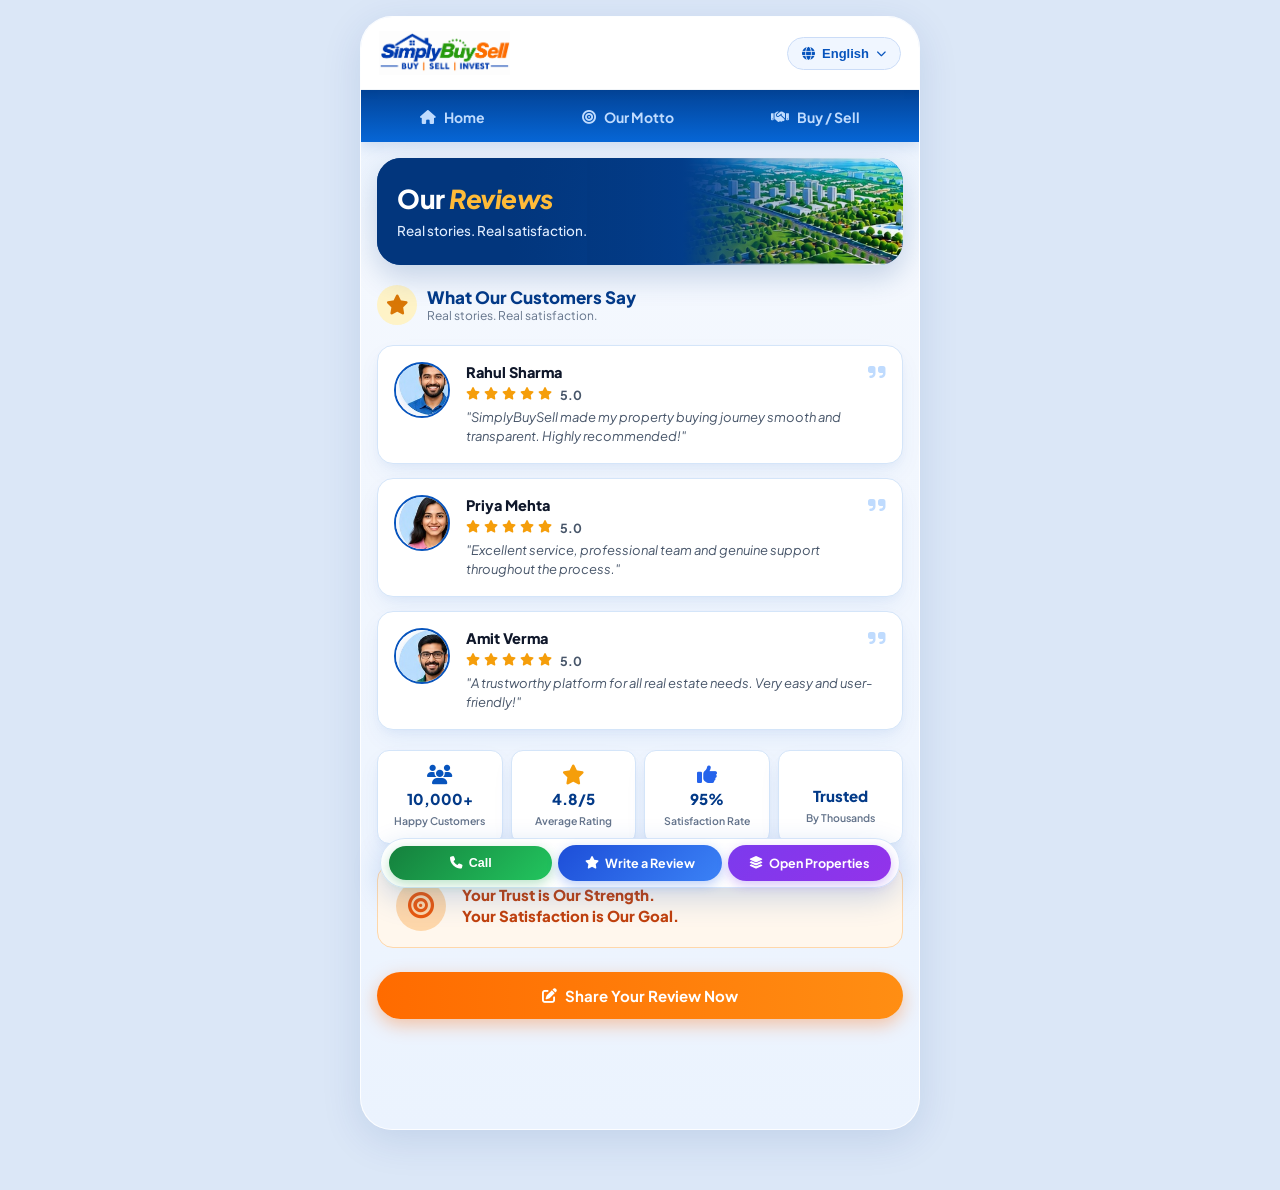
<file: reviews.html>
<!DOCTYPE html>
<html lang="en">
<head>
  <meta charset="UTF-8">
  <meta name="viewport" content="width=device-width, initial-scale=1.0">
  <title>Customer Reviews - SimplyBuySell</title>
  <link rel="icon" type="image/png" href="assets/images/logo.png">
  <link rel="stylesheet" href="https://cdnjs.cloudflare.com/ajax/libs/font-awesome/6.5.1/css/all.min.css">
  <link rel="stylesheet" href="assets/css/style.css">
  <meta name="color-scheme" content="light">
  <meta name="theme-color" content="#033a88">
</head>
<body>

  <div class="app-viewport-wrapper">
    <div class="app-container">

      <!-- Main App Header -->
      <header class="app-header">
        <a href="index.html" class="brand-logo">
          <img src="assets/images/logo.png" alt="SimplyBuySell Logo">
        </a>
        <button onclick="openLanguageModal()" class="lang-dropdown-btn">
          <i class="fa-solid fa-globe"></i>
          <span id="selectedLangText">English</span>
          <i class="fa-solid fa-chevron-down" style="font-size: 10px;"></i>
        </button>
      </header>

      <!-- Top Nav Bar -->
      <nav class="top-nav-bar">
        <a href="index.html" class="nav-tab-item">
          <i class="fa-solid fa-house"></i>
          <span data-i18n="nav_home">Home</span>
        </a>
        <a href="motto.html" class="nav-tab-item">
          <i class="fa-solid fa-bullseye"></i>
          <span data-i18n="nav_motto">Our Motto</span>
        </a>
        <a href="buy.html" class="nav-tab-item">
          <i class="fa-solid fa-handshake"></i>
          <span data-i18n="nav_buy_sell">Buy / Sell</span>
        </a>
      </nav>

      <!-- Page Content -->
      <main class="page-content">

        <!-- Banner Header -->
        <section class="page-title-banner reveal-on-scroll">
          <img src="assets/images/city-banner.png" alt="Our Reviews" class="banner-bg-img">
          <div class="banner-content">
            <h1>Our <span class="highlight">Reviews</span></h1>
            <p>Real stories. Real satisfaction.</p>
          </div>
        </section>

        <!-- Section Intro -->
        <div style="display: flex; align-items: center; gap: 10px;">
          <div style="width: 40px; height: 40px; border-radius: 50%; background: #fef3c7; color: #d97706; display: flex; align-items: center; justify-content: center; font-size: 20px;">
            <i class="fa-solid fa-star"></i>
          </div>
          <div>
            <h3 style="font-size: 17px; font-weight: 800; color: #033a88;">What Our Customers Say</h3>
            <p style="font-size: 12px; color: #64748b;">Real stories. Real satisfaction.</p>
          </div>
        </div>

        <!-- Review Cards List (Grand Circular Frames) -->
        <section style="display: flex; flex-direction: column; gap: 14px;" class="reveal-on-scroll">
          <!-- Review 1: Rahul Sharma -->
          <div class="review-full-card">
            <img src="assets/images/reviewer-rahul.png" alt="Rahul Sharma" class="rev-avatar">
            <div class="review-card-content">
              <div class="rev-header">
                <span class="rev-name">Rahul Sharma</span>
                <i class="fa-solid fa-quote-right" style="font-size: 20px; color: #bfdbfe;"></i>
              </div>
              <div class="rev-stars">
                <i class="fa-solid fa-star"></i><i class="fa-solid fa-star"></i><i class="fa-solid fa-star"></i><i class="fa-solid fa-star"></i><i class="fa-solid fa-star"></i>
                <span style="color: #475569; margin-left: 4px;">5.0</span>
              </div>
              <p class="rev-quote">"SimplyBuySell made my property buying journey smooth and transparent. Highly recommended!"</p>
            </div>
          </div>

          <!-- Review 2: Priya Mehta -->
          <div class="review-full-card">
            <img src="assets/images/reviewer-priya.png" alt="Priya Mehta" class="rev-avatar">
            <div class="review-card-content">
              <div class="rev-header">
                <span class="rev-name">Priya Mehta</span>
                <i class="fa-solid fa-quote-right" style="font-size: 20px; color: #bfdbfe;"></i>
              </div>
              <div class="rev-stars">
                <i class="fa-solid fa-star"></i><i class="fa-solid fa-star"></i><i class="fa-solid fa-star"></i><i class="fa-solid fa-star"></i><i class="fa-solid fa-star"></i>
                <span style="color: #475569; margin-left: 4px;">5.0</span>
              </div>
              <p class="rev-quote">"Excellent service, professional team and genuine support throughout the process."</p>
            </div>
          </div>

          <!-- Review 3: Amit Verma -->
          <div class="review-full-card">
            <img src="assets/images/reviewer-amit.png" alt="Amit Verma" class="rev-avatar">
            <div class="review-card-content">
              <div class="rev-header">
                <span class="rev-name">Amit Verma</span>
                <i class="fa-solid fa-quote-right" style="font-size: 20px; color: #bfdbfe;"></i>
              </div>
              <div class="rev-stars">
                <i class="fa-solid fa-star"></i><i class="fa-solid fa-star"></i><i class="fa-solid fa-star"></i><i class="fa-solid fa-star"></i><i class="fa-solid fa-star"></i>
                <span style="color: #475569; margin-left: 4px;">5.0</span>
              </div>
              <p class="rev-quote">"A trustworthy platform for all real estate needs. Very easy and user-friendly!"</p>
            </div>
          </div>
        </section>

        <!-- Stats 4-Item Grid -->
        <section class="reviews-stats-grid reveal-on-scroll">
          <div class="stat-item-box">
            <i class="fa-solid fa-users"></i>
            <h4>10,000+</h4>
            <span>Happy Customers</span>
          </div>
          <div class="stat-item-box">
            <i class="fa-solid fa-star" style="color: #f59e0b;"></i>
            <h4>4.8/5</h4>
            <span>Average Rating</span>
          </div>
          <div class="stat-item-box">
            <i class="fa-solid fa-thumbs-up" style="color: #2563eb;"></i>
            <h4>95%</h4>
            <span>Satisfaction Rate</span>
          </div>
          <div class="stat-item-box">
            <i class="fa-solid fa-shield-check" style="color: #16a34a;"></i>
            <h4>Trusted</h4>
            <span>By Thousands</span>
          </div>
        </section>

        <!-- Trust Motto Target Banner -->
        <section class="motto-highlight-box reveal-on-scroll">
          <div style="width: 50px; height: 50px; border-radius: 50%; background: #fed7aa; display: flex; align-items: center; justify-content: center; flex-shrink: 0;">
            <i class="fa-solid fa-bullseye" style="color: #ea580c; font-size: 26px;"></i>
          </div>
          <div class="motto-highlight-text">
            <h4>Your Trust is Our Strength.<br>Your Satisfaction is Our Goal.</h4>
          </div>
        </section>

        <!-- Button to write a review -->
        <div style="text-align: center; margin-top: 4px;">
          <a href="write-review.html" class="btn-orange" style="width: 100%; justify-content: center; padding: 14px; font-size: 15px;">
            <i class="fa-solid fa-pen-to-square"></i> Share Your Review Now
          </a>
        </div>

      </main>

      <!-- Bottom Floating Nav Dock -->
      <nav class="bottom-floating-nav">
        <button onclick="openCallModal()" class="bottom-nav-pill pill-call-green">
          <i class="fa-solid fa-phone"></i> Call
        </button>
        <a href="write-review.html" class="bottom-nav-pill pill-review-blue">
          <i class="fa-solid fa-star"></i> Write a Review
        </a>
        <a href="properties.html" class="bottom-nav-pill pill-properties-purple">
          <i class="fa-solid fa-layer-group"></i> Open Properties
        </a>
      </nav>

    </div>
  </div>

  <!-- Shared Modals -->
  <div id="languageModal" class="modal-backdrop">
    <div class="modal-dialog-box" style="max-width: 380px;">
      <div class="modal-header-bar">
        <h3><i class="fa-solid fa-globe"></i> Select Language</h3>
        <button onclick="closeLanguageModal()" class="modal-close-btn">&times;</button>
      </div>
      <div class="modal-body-scroll">
        <div style="display: flex; flex-direction: column; gap: 10px;">
          <button onclick="selectLanguage('en', 'English')" class="call-option-item" style="border: none; cursor: pointer; text-align: left; width: 100%;">
            <div class="call-option-icon support" style="background: #2563eb;"><i class="fa-solid fa-check"></i></div>
            <div class="call-option-text"><h4>English</h4><p>Standard International Version</p></div>
          </button>
          <button onclick="selectLanguage('te', 'తెలుగు (Telugu)')" class="call-option-item" style="border: none; cursor: pointer; text-align: left; width: 100%;">
            <div class="call-option-icon support" style="background: #ea580c;"><i class="fa-solid fa-language"></i></div>
            <div class="call-option-text"><h4>తెలుగు (Telugu)</h4><p>ఆంధ్రప్రదేశ్ & తెలంగాణ రియల్ ఎస్టేట్</p></div>
          </button>
          <button onclick="selectLanguage('hi', 'हिन्दी (Hindi)')" class="call-option-item" style="border: none; cursor: pointer; text-align: left; width: 100%;">
            <div class="call-option-icon support" style="background: #16a34a;"><i class="fa-solid fa-language"></i></div>
            <div class="call-option-text"><h4>हिन्दी (Hindi)</h4><p>भारत भर में रियल एस्टेट सेवाएं</p></div>
          </button>
        </div>
      </div>
    </div>
  </div>

  <div id="callModal" class="modal-backdrop">
    <div class="modal-dialog-box">
      <div class="modal-header-bar">
        <h3><i class="fa-solid fa-phone-volume"></i> SimplyBuySell Support</h3>
        <button onclick="closeCallModal()" class="modal-close-btn">&times;</button>
      </div>
      <div class="modal-body-scroll">
        <div class="call-options-grid">
          <a href="tel:+919876543210" class="call-option-item">
            <div class="call-option-icon phone"><i class="fa-solid fa-phone"></i></div>
            <div class="call-option-text">
              <h4>Direct Call Hotline</h4>
              <p>+91 98765 43210 (Toll-Free Instant Connect)</p>
            </div>
          </a>
        </div>
      </div>
    </div>
  </div>

  <script src="assets/js/data.js"></script>
  <script src="assets/js/i18n.js"></script>
  <script src="assets/js/main.js"></script>
</body>
</html>
</file>
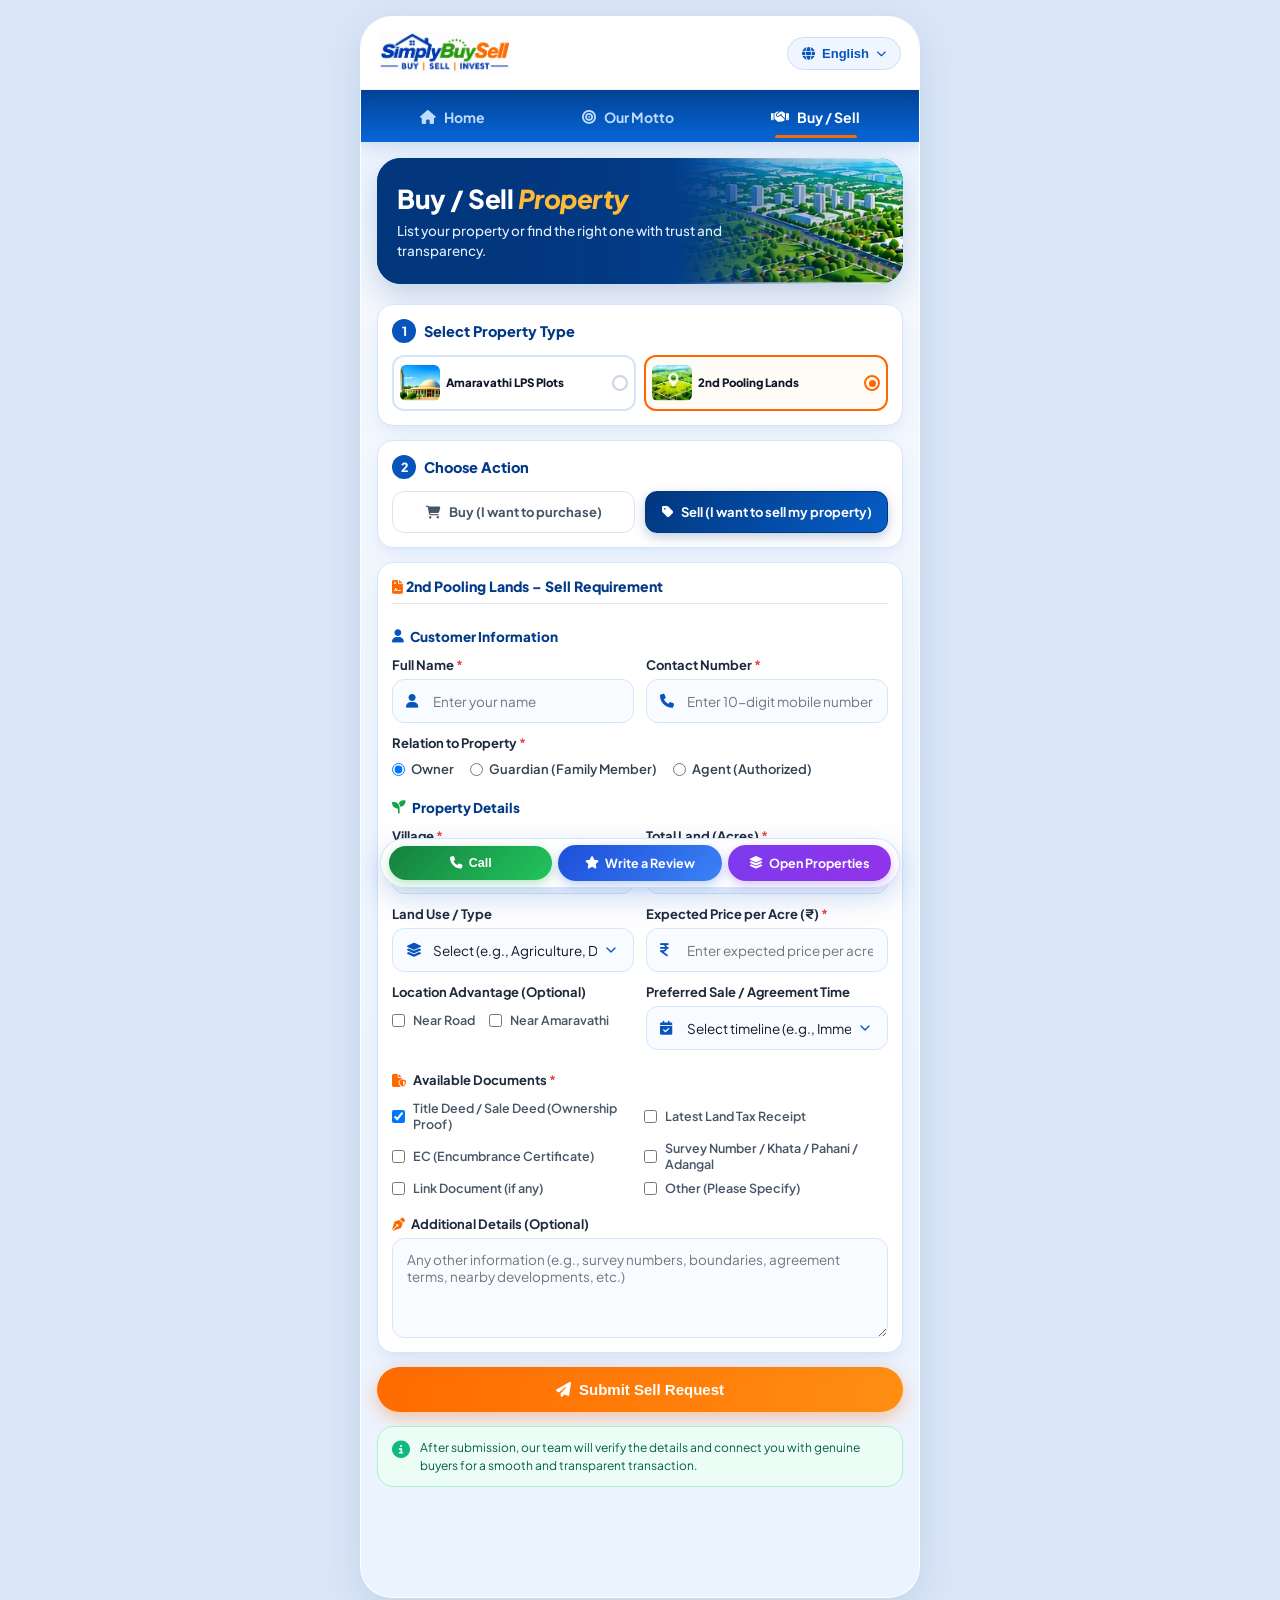
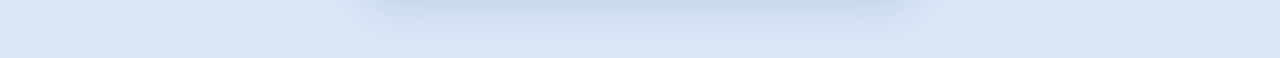
<file: sell.html>
<!DOCTYPE html>
<html lang="en">
<head>
  <meta charset="UTF-8">
  <meta name="viewport" content="width=device-width, initial-scale=1.0">
  <title>Sell Property - SimplyBuySell</title>
  <link rel="icon" type="image/png" href="assets/images/logo.png">
  <link rel="stylesheet" href="https://cdnjs.cloudflare.com/ajax/libs/font-awesome/6.5.1/css/all.min.css">
  <link rel="stylesheet" href="assets/css/style.css">
  <meta name="color-scheme" content="light">
  <meta name="theme-color" content="#033a88">
</head>
<body>

  <div class="app-viewport-wrapper">
    <div class="app-container">

      <!-- Main App Header -->
      <header class="app-header">
        <a href="index.html" class="brand-logo">
          <img src="assets/images/logo.png" alt="SimplyBuySell Logo">
        </a>
        <button onclick="openLanguageModal()" class="lang-dropdown-btn">
          <i class="fa-solid fa-globe"></i>
          <span id="selectedLangText">English</span>
          <i class="fa-solid fa-chevron-down" style="font-size: 10px;"></i>
        </button>
      </header>

      <!-- Top Nav Bar (Buy / Sell Active) -->
      <nav class="top-nav-bar">
        <a href="index.html" class="nav-tab-item">
          <i class="fa-solid fa-house"></i>
          <span data-i18n="nav_home">Home</span>
        </a>
        <a href="motto.html" class="nav-tab-item">
          <i class="fa-solid fa-bullseye"></i>
          <span data-i18n="nav_motto">Our Motto</span>
        </a>
        <a href="buy.html" class="nav-tab-item active">
          <i class="fa-solid fa-handshake"></i>
          <span data-i18n="nav_buy_sell">Buy / Sell</span>
        </a>
      </nav>

      <!-- Page Content -->
      <main class="page-content">

        <!-- Banner Header -->
        <section class="page-title-banner reveal-on-scroll">
          <img src="assets/images/city-banner.png" alt="Buy / Sell Property" class="banner-bg-img">
          <div class="banner-content">
            <h1>Buy / Sell <span class="highlight">Property</span></h1>
            <p>List your property or find the right one with trust and transparency.</p>
          </div>
        </section>

        <form id="sellPropertyForm" style="display: flex; flex-direction: column; gap: 14px;">

          <!-- Step 1: Select Property Type -->
          <section class="step-selection-card reveal-on-scroll">
            <div class="step-label">
              <span class="step-num-badge">1</span>
              <span>Select Property Type</span>
            </div>
            <div class="prop-type-choice-grid">
              <div class="prop-choice-card" onclick="selectSellPropType(this, 'amara')">
                <img src="assets/images/select-amaravathi.png" alt="Amaravathi LPS Plots">
                <span class="prop-choice-title">Amaravathi LPS Plots</span>
                <span class="prop-choice-radio"></span>
              </div>
              <div class="prop-choice-card active" onclick="selectSellPropType(this, 'pooling')">
                <img src="assets/images/select-pooling.png" alt="2nd Pooling Lands">
                <span class="prop-choice-title">2nd Pooling Lands</span>
                <span class="prop-choice-radio"></span>
              </div>
            </div>
          </section>

          <!-- Step 2: Choose Action -->
          <section class="step-selection-card reveal-on-scroll">
            <div class="step-label">
              <span class="step-num-badge">2</span>
              <span>Choose Action</span>
            </div>
            <div class="action-toggle-row">
              <a href="buy.html" class="action-btn-tab">
                <i class="fa-solid fa-cart-shopping"></i> Buy (I want to purchase)
              </a>
              <a href="sell.html" class="action-btn-tab active">
                <i class="fa-solid fa-tag"></i> Sell (I want to sell my property)
              </a>
            </div>
          </section>

          <!-- Main Requirement Card: 2nd Pooling Lands - Sell Requirement -->
          <section class="step-selection-card reveal-on-scroll">
            <div style="font-size: 14px; font-weight: 800; color: #033a88; border-bottom: 1px solid #e2e8f0; padding-bottom: 8px; margin-bottom: 8px;">
              <i class="fa-solid fa-file-contract" style="color: #ff6801;"></i>
              <span id="selectedCategoryHeadline">2nd Pooling Lands – Sell Requirement</span>
            </div>

            <!-- Customer Information -->
            <div class="form-sub-header">
              <i class="fa-solid fa-user" style="color: #0754bd;"></i>
              <span>Customer Information</span>
            </div>

            <div class="form-row-grid">
              <div class="form-group">
                <label class="form-label">Full Name <span class="req">*</span></label>
                <div class="input-with-icon">
                  <i class="fa-solid fa-user"></i>
                  <input type="text" class="custom-input" placeholder="Enter your name" required>
                </div>
              </div>

              <div class="form-group">
                <label class="form-label">Contact Number <span class="req">*</span></label>
                <div class="input-with-icon">
                  <i class="fa-solid fa-phone"></i>
                  <input type="tel" class="custom-input" placeholder="Enter 10-digit mobile number" required>
                </div>
              </div>
            </div>

            <div class="form-group">
              <label class="form-label">Relation to Property <span class="req">*</span></label>
              <div class="radio-inline-group" style="padding-top: 4px; flex-wrap: wrap;">
                <label class="custom-radio-label">
                  <input type="radio" name="sellRelation" value="owner" checked>
                  <span>Owner</span>
                </label>
                <label class="custom-radio-label">
                  <input type="radio" name="sellRelation" value="guardian">
                  <span>Guardian (Family Member)</span>
                </label>
                <label class="custom-radio-label">
                  <input type="radio" name="sellRelation" value="agent">
                  <span>Agent (Authorized)</span>
                </label>
              </div>
            </div>

            <!-- Property Details -->
            <div class="form-sub-header" style="margin-top: 10px;">
              <i class="fa-solid fa-seedling" style="color: #16a34a;"></i>
              <span>Property Details</span>
            </div>

            <div class="form-row-grid">
              <div class="form-group">
                <label class="form-label">Village <span class="req">*</span></label>
                <div class="input-with-icon">
                  <i class="fa-solid fa-location-dot"></i>
                  <select class="custom-select" required>
                    <option value="" disabled selected>Select Village</option>
                    <option value="Mandadam">Mandadam</option>
                    <option value="Thullur">Thullur</option>
                    <option value="Velagapudi">Velagapudi</option>
                    <option value="Inavolu">Inavolu</option>
                    <option value="Ainavolu">Ainavolu</option>
                    <option value="Ananthavaram">Ananthavaram</option>
                    <option value="Nelapadu">Nelapadu</option>
                    <option value="Rayapudi">Rayapudi</option>
                  </select>
                </div>
              </div>

              <div class="form-group">
                <label class="form-label">Total Land (Acres) <span class="req">*</span></label>
                <div class="input-with-icon">
                  <i class="fa-solid fa-mountain-sun"></i>
                  <input type="text" class="custom-input" placeholder="Enter total land in acres (e.g., 2.50)" required>
                </div>
              </div>
            </div>

            <div class="form-row-grid">
              <div class="form-group">
                <label class="form-label">Land Use / Type</label>
                <div class="input-with-icon">
                  <i class="fa-solid fa-layer-group"></i>
                  <select class="custom-select">
                    <option value="" disabled selected>Select (e.g., Agriculture, Dry, Wet)</option>
                    <option value="Agriculture">Agriculture</option>
                    <option value="Dry">Dry Land (Metta)</option>
                    <option value="Wet">Wet Land (Magani)</option>
                    <option value="Commercial">Commercial / Highway Facing</option>
                  </select>
                </div>
              </div>

              <div class="form-group">
                <label class="form-label">Expected Price per Acre (₹) <span class="req">*</span></label>
                <div class="input-with-icon">
                  <i class="fa-solid fa-indian-rupee-sign"></i>
                  <input type="text" class="custom-input" placeholder="Enter expected price per acre" required>
                </div>
              </div>
            </div>

            <div class="form-row-grid">
              <div class="form-group">
                <label class="form-label">Location Advantage (Optional)</label>
                <div style="display: flex; gap: 14px; padding-top: 6px;">
                  <label class="custom-checkbox-label">
                    <input type="checkbox" name="locAdv" value="nearRoad">
                    <span>Near Road</span>
                  </label>
                  <label class="custom-checkbox-label">
                    <input type="checkbox" name="locAdv" value="nearAmaravathi">
                    <span>Near Amaravathi</span>
                  </label>
                </div>
              </div>

              <div class="form-group">
                <label class="form-label">Preferred Sale / Agreement Time</label>
                <div class="input-with-icon">
                  <i class="fa-solid fa-calendar-check"></i>
                  <select class="custom-select">
                    <option value="" disabled selected>Select timeline (e.g., Immediate, 3 Months, 6 Months)</option>
                    <option value="Immediate">Immediate (Within 15 days)</option>
                    <option value="3 Months">Within 3 Months</option>
                    <option value="6 Months">Within 6 Months</option>
                  </select>
                </div>
              </div>
            </div>

            <!-- Available Documents -->
            <div class="form-group" style="margin-top: 10px;">
              <div class="form-label" style="display: flex; align-items: center; gap: 6px;">
                <i class="fa-solid fa-file-shield" style="color: #ff6801;"></i>
                <span>Available Documents <span class="req">*</span></span>
              </div>
              <div class="checkbox-multi-grid" style="margin-top: 6px;">
                <label class="custom-checkbox-label">
                  <input type="checkbox" name="doc" value="titleDeed" checked>
                  <span>Title Deed / Sale Deed (Ownership Proof)</span>
                </label>
                <label class="custom-checkbox-label">
                  <input type="checkbox" name="doc" value="taxReceipt">
                  <span>Latest Land Tax Receipt</span>
                </label>
                <label class="custom-checkbox-label">
                  <input type="checkbox" name="doc" value="ec">
                  <span>EC (Encumbrance Certificate)</span>
                </label>
                <label class="custom-checkbox-label">
                  <input type="checkbox" name="doc" value="survey">
                  <span>Survey Number / Khata / Pahani / Adangal</span>
                </label>
                <label class="custom-checkbox-label">
                  <input type="checkbox" name="doc" value="linkDoc">
                  <span>Link Document (if any)</span>
                </label>
                <label class="custom-checkbox-label">
                  <input type="checkbox" name="doc" value="other">
                  <span>Other (Please Specify)</span>
                </label>
              </div>
            </div>

            <!-- Additional Details -->
            <div class="form-group" style="margin-top: 8px;">
              <div class="form-label" style="display: flex; align-items: center; gap: 6px;">
                <i class="fa-solid fa-pen-nib" style="color: #ff6801;"></i>
                <span>Additional Details (Optional)</span>
              </div>
              <textarea class="custom-textarea" placeholder="Any other information (e.g., survey numbers, boundaries, agreement terms, nearby developments, etc.)"></textarea>
            </div>
          </section>

          <!-- Submit Button -->
          <button type="submit" class="btn-orange" style="width: 100%; justify-content: center; padding: 14px; font-size: 15px;">
            <i class="fa-solid fa-paper-plane"></i> Submit Sell Request
          </button>

          <!-- Verification Note Box -->
          <div class="info-note-box">
            <i class="fa-solid fa-circle-info"></i>
            <span>After submission, our team will verify the details and connect you with genuine buyers for a smooth and transparent transaction.</span>
          </div>

        </form>

      </main>

      <!-- Bottom Floating Nav Dock -->
      <nav class="bottom-floating-nav">
        <button onclick="openCallModal()" class="bottom-nav-pill pill-call-green">
          <i class="fa-solid fa-phone"></i> Call
        </button>
        <a href="write-review.html" class="bottom-nav-pill pill-review-blue">
          <i class="fa-solid fa-star"></i> Write a Review
        </a>
        <a href="properties.html" class="bottom-nav-pill pill-properties-purple">
          <i class="fa-solid fa-layer-group"></i> Open Properties
        </a>
      </nav>

    </div>
  </div>

  <!-- Shared Modals -->
  <div id="languageModal" class="modal-backdrop">
    <div class="modal-dialog-box" style="max-width: 380px;">
      <div class="modal-header-bar">
        <h3><i class="fa-solid fa-globe"></i> Select Language</h3>
        <button onclick="closeLanguageModal()" class="modal-close-btn">&times;</button>
      </div>
      <div class="modal-body-scroll">
        <div style="display: flex; flex-direction: column; gap: 10px;">
          <button onclick="selectLanguage('en', 'English')" class="call-option-item" style="border: none; cursor: pointer; text-align: left; width: 100%;">
            <div class="call-option-icon support" style="background: #2563eb;"><i class="fa-solid fa-check"></i></div>
            <div class="call-option-text"><h4>English</h4><p>Standard International Version</p></div>
          </button>
          <button onclick="selectLanguage('te', 'తెలుగు (Telugu)')" class="call-option-item" style="border: none; cursor: pointer; text-align: left; width: 100%;">
            <div class="call-option-icon support" style="background: #ea580c;"><i class="fa-solid fa-language"></i></div>
            <div class="call-option-text"><h4>తెలుగు (Telugu)</h4><p>ఆంధ్రప్రదేశ్ & తెలంగాణ రియల్ ఎస్టేట్</p></div>
          </button>
          <button onclick="selectLanguage('hi', 'हिन्दी (Hindi)')" class="call-option-item" style="border: none; cursor: pointer; text-align: left; width: 100%;">
            <div class="call-option-icon support" style="background: #16a34a;"><i class="fa-solid fa-language"></i></div>
            <div class="call-option-text"><h4>हिन्दी (Hindi)</h4><p>भारत भर में रियल एस्टेट सेवाएं</p></div>
          </button>
        </div>
      </div>
    </div>
  </div>

  <div id="callModal" class="modal-backdrop">
    <div class="modal-dialog-box">
      <div class="modal-header-bar">
        <h3><i class="fa-solid fa-phone-volume"></i> SimplyBuySell Support</h3>
        <button onclick="closeCallModal()" class="modal-close-btn">&times;</button>
      </div>
      <div class="modal-body-scroll">
        <div class="call-options-grid">
          <a href="tel:+919876543210" class="call-option-item">
            <div class="call-option-icon phone"><i class="fa-solid fa-phone"></i></div>
            <div class="call-option-text">
              <h4>Direct Call Hotline</h4>
              <p>+91 98765 43210 (Toll-Free Instant Connect)</p>
            </div>
          </a>
        </div>
      </div>
    </div>
  </div>

  <div id="successModal" class="modal-backdrop">
    <div class="modal-dialog-box" style="max-width: 400px; text-align: center;">
      <div class="modal-body-scroll" style="align-items: center; padding: 30px 20px;">
        <div style="width: 65px; height: 65px; border-radius: 50%; background: #ecfdf5; color: #16a34a; display: flex; align-items: center; justify-content: center; font-size: 32px; margin-bottom: 12px;">
          <i class="fa-solid fa-check"></i>
        </div>
        <h3 id="successModalTitle" style="font-size: 18px; font-weight: 800; color: #033a88; margin-bottom: 8px;">Success!</h3>
        <p id="successModalBody" style="font-size: 13px; color: #475569; line-height: 1.5; margin-bottom: 16px;"></p>
        <div style="background: #f1f5f9; padding: 6px 14px; border-radius: 8px; font-size: 12px; color: #334155; margin-bottom: 18px;">
          Reference ID: <strong id="successModalRef" style="color: #0754bd;"></strong>
        </div>
        <button onclick="closeModal('successModal')" class="btn-orange" style="width: 100%; justify-content: center;">Done</button>
      </div>
    </div>
  </div>

  <script src="assets/js/data.js"></script>
  <script src="assets/js/i18n.js"></script>
  <script src="assets/js/main.js"></script>
  <script>
    function selectSellPropType(card, type) {
      document.querySelectorAll('.prop-type-choice-grid .prop-choice-card').forEach(c => c.classList.remove('active'));
      card.classList.add('active');
      const headline = document.getElementById('selectedCategoryHeadline');
      if (type === 'amara') {
        headline.textContent = 'Amaravathi LPS Plots – Sell Requirement';
      } else {
        headline.textContent = '2nd Pooling Lands – Sell Requirement';
      }
    }
  </script>
</body>
</html>
</file>
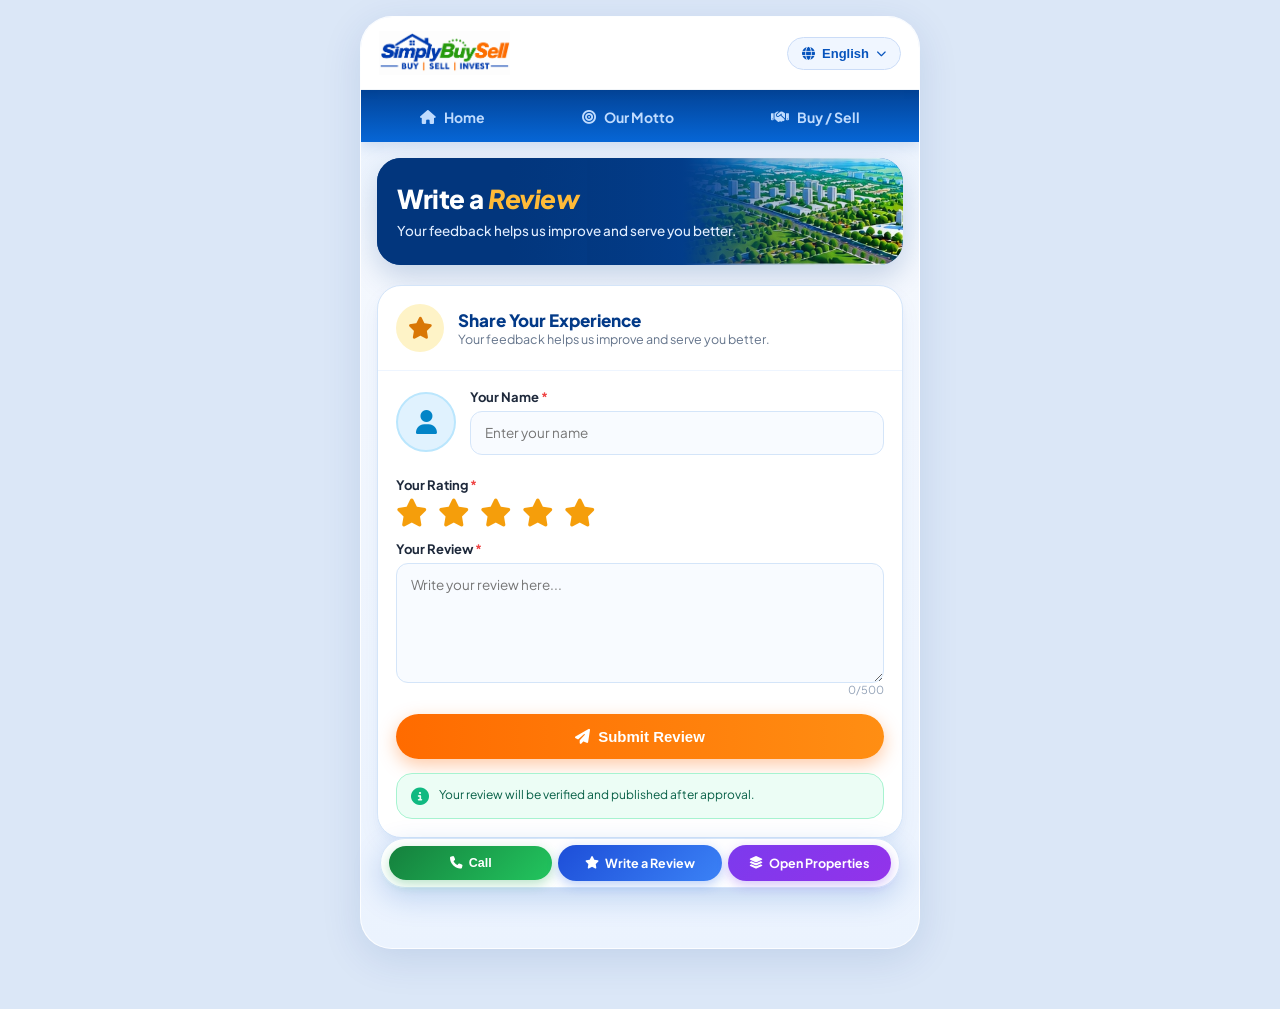
<file: write-review.html>
<!DOCTYPE html>
<html lang="en">
<head>
  <meta charset="UTF-8">
  <meta name="viewport" content="width=device-width, initial-scale=1.0">
  <title>Write a Review - SimplyBuySell</title>
  <link rel="icon" type="image/png" href="assets/images/logo.png">
  <link rel="stylesheet" href="https://cdnjs.cloudflare.com/ajax/libs/font-awesome/6.5.1/css/all.min.css">
  <link rel="stylesheet" href="assets/css/style.css">
  <meta name="color-scheme" content="light">
  <meta name="theme-color" content="#033a88">
</head>
<body>

  <div class="app-viewport-wrapper">
    <div class="app-container">

      <!-- Main App Header -->
      <header class="app-header">
        <a href="index.html" class="brand-logo">
          <img src="assets/images/logo.png" alt="SimplyBuySell Logo">
        </a>
        <button onclick="openLanguageModal()" class="lang-dropdown-btn">
          <i class="fa-solid fa-globe"></i>
          <span id="selectedLangText">English</span>
          <i class="fa-solid fa-chevron-down" style="font-size: 10px;"></i>
        </button>
      </header>

      <!-- Top Nav Bar -->
      <nav class="top-nav-bar">
        <a href="index.html" class="nav-tab-item">
          <i class="fa-solid fa-house"></i>
          <span data-i18n="nav_home">Home</span>
        </a>
        <a href="motto.html" class="nav-tab-item">
          <i class="fa-solid fa-bullseye"></i>
          <span data-i18n="nav_motto">Our Motto</span>
        </a>
        <a href="buy.html" class="nav-tab-item">
          <i class="fa-solid fa-handshake"></i>
          <span data-i18n="nav_buy_sell">Buy / Sell</span>
        </a>
      </nav>

      <!-- Page Content -->
      <main class="page-content">

        <!-- Banner Header -->
        <section class="page-title-banner reveal-on-scroll">
          <img src="assets/images/city-banner.png" alt="Write a Review" class="banner-bg-img">
          <div class="banner-content">
            <h1>Write a <span class="highlight">Review</span></h1>
            <p>Your feedback helps us improve and serve you better.</p>
          </div>
        </section>

        <!-- Review Submission Card -->
        <section class="interactive-search-card reveal-on-scroll">
          <div style="padding: 18px; border-bottom: 1.5px solid #eef5ff; display: flex; align-items: center; gap: 14px;">
            <div style="width: 48px; height: 48px; border-radius: 50%; background: #fef3c7; color: #d97706; display: flex; align-items: center; justify-content: center; font-size: 22px;">
              <i class="fa-solid fa-star"></i>
            </div>
            <div>
              <h3 style="font-size: 17px; font-weight: 800; color: #033a88;">Share Your Experience</h3>
              <p style="font-size: 12.5px; color: #64748b;">Your feedback helps us improve and serve you better.</p>
            </div>
          </div>

          <form id="writeReviewForm" class="search-form-body">
            <!-- User Avatar & Name -->
            <div style="display: flex; align-items: center; gap: 14px; margin-bottom: 4px;">
              <div style="width: 60px; height: 60px; border-radius: 50%; background: #e0f2fe; color: #0284c7; display: flex; align-items: center; justify-content: center; font-size: 24px; flex-shrink: 0; border: 2.5px solid #bae6fd;">
                <i class="fa-solid fa-user"></i>
              </div>
              <div class="form-group" style="flex: 1;">
                <label class="form-label">Your Name <span class="req">*</span></label>
                <input type="text" class="custom-input" placeholder="Enter your name" style="padding-left: 14px;" required>
              </div>
            </div>

            <!-- Star Rating Picker -->
            <div class="form-group" style="margin-top: 4px;">
              <label class="form-label">Your Rating <span class="req">*</span></label>
              <div class="interactive-stars-picker">
                <i class="fa-solid fa-star selected" data-val="1"></i>
                <i class="fa-solid fa-star selected" data-val="2"></i>
                <i class="fa-solid fa-star selected" data-val="3"></i>
                <i class="fa-solid fa-star selected" data-val="4"></i>
                <i class="fa-solid fa-star selected" data-val="5"></i>
              </div>
              <input type="hidden" name="rating" value="5">
            </div>

            <!-- Review Message -->
            <div class="form-group">
              <label class="form-label">Your Review <span class="req">*</span></label>
              <textarea class="custom-textarea" placeholder="Write your review here..." maxlength="500" style="min-height: 120px;" required></textarea>
              <span class="char-counter-text">0/500</span>
            </div>

            <button type="submit" class="btn-orange" style="width: 100%; justify-content: center; margin-top: 4px; padding: 14px; font-size: 15px;">
              <i class="fa-solid fa-paper-plane"></i> Submit Review
            </button>

            <!-- Verification Note -->
            <div class="info-note-box">
              <i class="fa-solid fa-circle-info"></i>
              <span>Your review will be verified and published after approval.</span>
            </div>
          </form>
        </section>

      </main>

      <!-- Bottom Floating Nav Dock -->
      <nav class="bottom-floating-nav">
        <button onclick="openCallModal()" class="bottom-nav-pill pill-call-green">
          <i class="fa-solid fa-phone"></i> Call
        </button>
        <a href="write-review.html" class="bottom-nav-pill pill-review-blue">
          <i class="fa-solid fa-star"></i> Write a Review
        </a>
        <a href="properties.html" class="bottom-nav-pill pill-properties-purple">
          <i class="fa-solid fa-layer-group"></i> Open Properties
        </a>
      </nav>

    </div>
  </div>

  <!-- Shared Modals -->
  <div id="languageModal" class="modal-backdrop">
    <div class="modal-dialog-box" style="max-width: 380px;">
      <div class="modal-header-bar">
        <h3><i class="fa-solid fa-globe"></i> Select Language</h3>
        <button onclick="closeLanguageModal()" class="modal-close-btn">&times;</button>
      </div>
      <div class="modal-body-scroll">
        <div style="display: flex; flex-direction: column; gap: 10px;">
          <button onclick="selectLanguage('en', 'English')" class="call-option-item" style="border: none; cursor: pointer; text-align: left; width: 100%;">
            <div class="call-option-icon support" style="background: #2563eb;"><i class="fa-solid fa-check"></i></div>
            <div class="call-option-text"><h4>English</h4><p>Standard International Version</p></div>
          </button>
          <button onclick="selectLanguage('te', 'తెలుగు (Telugu)')" class="call-option-item" style="border: none; cursor: pointer; text-align: left; width: 100%;">
            <div class="call-option-icon support" style="background: #ea580c;"><i class="fa-solid fa-language"></i></div>
            <div class="call-option-text"><h4>తెలుగు (Telugu)</h4><p>ఆంధ్రప్రదేశ్ & తెలంగాణ రియల్ ఎస్టేట్</p></div>
          </button>
          <button onclick="selectLanguage('hi', 'हिन्दी (Hindi)')" class="call-option-item" style="border: none; cursor: pointer; text-align: left; width: 100%;">
            <div class="call-option-icon support" style="background: #16a34a;"><i class="fa-solid fa-language"></i></div>
            <div class="call-option-text"><h4>हिन्दी (Hindi)</h4><p>भारत भर में रियल एस्टेट सेवाएं</p></div>
          </button>
        </div>
      </div>
    </div>
  </div>

  <div id="callModal" class="modal-backdrop">
    <div class="modal-dialog-box">
      <div class="modal-header-bar">
        <h3><i class="fa-solid fa-phone-volume"></i> SimplyBuySell Support</h3>
        <button onclick="closeCallModal()" class="modal-close-btn">&times;</button>
      </div>
      <div class="modal-body-scroll">
        <div class="call-options-grid">
          <a href="tel:+919876543210" class="call-option-item">
            <div class="call-option-icon phone"><i class="fa-solid fa-phone"></i></div>
            <div class="call-option-text">
              <h4>Direct Call Hotline</h4>
              <p>+91 98765 43210 (Toll-Free Instant Connect)</p>
            </div>
          </a>
        </div>
      </div>
    </div>
  </div>

  <div id="successModal" class="modal-backdrop">
    <div class="modal-dialog-box" style="max-width: 400px; text-align: center;">
      <div class="modal-body-scroll" style="align-items: center; padding: 30px 20px;">
        <div style="width: 65px; height: 65px; border-radius: 50%; background: #ecfdf5; color: #16a34a; display: flex; align-items: center; justify-content: center; font-size: 32px; margin-bottom: 12px;">
          <i class="fa-solid fa-check"></i>
        </div>
        <h3 id="successModalTitle" style="font-size: 18px; font-weight: 800; color: #033a88; margin-bottom: 8px;">Success!</h3>
        <p id="successModalBody" style="font-size: 13px; color: #475569; line-height: 1.5; margin-bottom: 16px;"></p>
        <div style="background: #f1f5f9; padding: 6px 14px; border-radius: 8px; font-size: 12px; color: #334155; margin-bottom: 18px;">
          Reference ID: <strong id="successModalRef" style="color: #0754bd;"></strong>
        </div>
        <button onclick="closeModal('successModal')" class="btn-orange" style="width: 100%; justify-content: center;">Done</button>
      </div>
    </div>
  </div>

  <script src="assets/js/data.js"></script>
  <script src="assets/js/i18n.js"></script>
  <script src="assets/js/main.js"></script>
</body>
</html>
</file>
<file: assets/css/style.css>
/* SimplyBuySell Main Stylesheet */
@import url('https://fonts.googleapis.com/css2?family=Plus+Jakarta+Sans:wght@400;500;600;700;800&family=Outfit:wght@400;500;600;700;800&display=swap');

:root {
  --primary: #0754bd;
  --primary-dark: #033a88;
  --primary-light: #2563eb;
  --header-bg: linear-gradient(180deg, #024397 0%, #0666d6 100%);
  --accent-orange: #ff6801;
  --accent-orange-hover: #e65c00;
  --accent-orange-gradient: linear-gradient(90deg, #ff6b00 0%, #ff8e13 100%);
  --accent-green: #16a34a;
  --accent-green-gradient: linear-gradient(135deg, #15803d 0%, #22c55e 100%);
  --accent-purple: #7c3aed;
  --accent-purple-gradient: linear-gradient(135deg, #7c3aed 0%, #9333ea 100%);
  --bg-page: #edf4fe;
  --bg-page-gradient: linear-gradient(180deg, #e3effd 0%, #f4f8fe 250px, #ebf3fe 100%);
  --card-bg: #ffffff;
  --card-border: #d4e5f9;
  --card-shadow: 0 10px 25px -4px rgba(7, 84, 189, 0.08), 0 4px 10px -2px rgba(7, 84, 189, 0.04);
  --card-shadow-hover: 0 18px 35px -6px rgba(7, 84, 189, 0.14), 0 8px 16px -3px rgba(7, 84, 189, 0.08);
  --text-main: #0f172a;
  --text-muted: #64748b;
  --radius-xl: 24px;
  --radius-lg: 16px;
  --radius-md: 12px;
  --radius-pill: 9999px;
  --font-family: 'Plus Jakarta Sans', -apple-system, BlinkMacSystemFont, "Segoe UI", Roboto, sans-serif;
}

* {
  box-sizing: border-box;
  margin: 0;
  padding: 0;
}

html {
  scroll-behavior: smooth;
  background-color: #dbe7f7;
  color-scheme: light;
}

body {
  font-family: var(--font-family);
  background-color: #dbe7f7;
  color: var(--text-main);
  min-height: 100vh;
  display: flex;
  flex-direction: column;
  align-items: center;
  justify-content: flex-start;
  overflow-x: hidden;
  -webkit-font-smoothing: antialiased;
  color-scheme: light;
}

/* Master App Viewport Container */
.app-viewport-wrapper {
  width: 100%;
  display: flex;
  justify-content: center;
  padding: 0 0 60px 0;
}

/* Fluid responsive app container */
.app-container {
  width: 100%;
  max-width: 560px;
  background: var(--bg-page-gradient);
  min-height: 100vh;
  position: relative;
  overflow: hidden;
  display: flex;
  flex-direction: column;
  box-shadow: 0 10px 40px rgba(7, 60, 140, 0.12);
}

@media (min-width: 768px) {
  .app-viewport-wrapper {
    padding: 16px 0 60px 0;
  }
  .app-container {
    border-radius: 32px;
    border: 1px solid rgba(255, 255, 255, 0.9);
  }
}

/* Main App Header */
.app-header {
  background: #ffffff;
  padding: 14px 18px;
  display: flex;
  align-items: center;
  justify-content: space-between;
  border-bottom: 1px solid #f1f5f9;
  position: sticky;
  top: 0;
  z-index: 70;
  box-shadow: 0 2px 10px rgba(0, 0, 0, 0.04);
}

.brand-logo {
  display: flex;
  align-items: center;
  text-decoration: none;
}

.brand-logo img {
  height: 44px;
  width: auto;
  max-width: 220px;
  object-fit: contain;
}

.lang-dropdown-btn {
  display: inline-flex;
  align-items: center;
  gap: 7px;
  padding: 8px 14px;
  background: #f0f6ff;
  border: 1.5px solid #cbdcf7;
  border-radius: 20px;
  color: #0754bd;
  font-size: 13px;
  font-weight: 700;
  cursor: pointer;
  transition: all 0.2s cubic-bezier(0.4, 0, 0.2, 1);
}

.lang-dropdown-btn:hover {
  background: #e2eeff;
  border-color: #0754bd;
  transform: translateY(-1px);
}

/* Top Navigation Bar */
.top-nav-bar {
  background: var(--header-bg);
  display: flex;
  align-items: center;
  justify-content: space-around;
  padding: 12px 10px 10px 10px;
  position: sticky;
  top: 72px;
  z-index: 60;
  box-shadow: 0 4px 14px rgba(2, 67, 151, 0.15);
}

.nav-tab-item {
  display: flex;
  align-items: center;
  gap: 8px;
  color: #bfdbfe;
  font-size: 14px;
  font-weight: 700;
  text-decoration: none;
  padding: 6px 14px;
  border-radius: 10px;
  position: relative;
  transition: all 0.2s ease;
  white-space: nowrap;
}

.nav-tab-item:hover, .nav-tab-item.active {
  color: #ffffff;
}

.nav-tab-item.active::after {
  content: '';
  position: absolute;
  bottom: -6px;
  left: 15%;
  width: 70%;
  height: 3px;
  background: #ff6801;
  border-radius: 4px;
}

/* Page Content Container */
.page-content {
  padding: 16px 16px 110px 16px;
  display: flex;
  flex-direction: column;
  gap: 20px;
}

/* 4-Image Changing Hero Section (Grand Level) */
.hero-card {
  position: relative;
  background: linear-gradient(135deg, #02367d 0%, #065ec7 100%);
  border-radius: var(--radius-xl);
  overflow: hidden;
  color: #ffffff;
  padding: 24px 20px;
  min-height: 290px;
  display: flex;
  flex-direction: column;
  justify-content: space-between;
  box-shadow: 0 16px 36px rgba(3, 58, 136, 0.24);
}

.hero-slider-bg-wrap {
  position: absolute;
  inset: 0;
  z-index: 1;
}

.hero-slide-img {
  position: absolute;
  top: 0;
  right: 0;
  width: 65%;
  height: 100%;
  object-fit: cover;
  opacity: 0;
  transition: opacity 0.8s cubic-bezier(0.4, 0, 0.2, 1), transform 5s ease-out;
  transform: scale(1.03);
}

.hero-slide-img.active {
  opacity: 1;
  transform: scale(1);
}

.hero-overlay {
  position: absolute;
  inset: 0;
  z-index: 2;
  background: linear-gradient(90deg, #02367d 35%, rgba(2, 54, 125, 0.8) 60%, transparent 100%);
}

.hero-content {
  position: relative;
  z-index: 3;
  max-width: 70%;
}

.hero-title {
  font-size: 27px;
  font-weight: 800;
  line-height: 1.15;
  margin-bottom: 10px;
  letter-spacing: -0.5px;
}

.hero-title .accent {
  color: #ffbb38;
  font-style: italic;
}

.hero-subtitle {
  font-size: 13.5px;
  color: #dbeafe;
  line-height: 1.45;
  margin-bottom: 18px;
  font-weight: 500;
}

.hero-actions {
  display: flex;
  flex-direction: column;
  gap: 10px;
  width: 100%;
}

.trusted-badge-float {
  position: absolute;
  top: 16px;
  right: 16px;
  z-index: 4;
  background: #ffffff;
  color: #0754bd;
  padding: 8px 12px;
  border-radius: 14px;
  display: flex;
  flex-direction: column;
  align-items: center;
  font-size: 11px;
  font-weight: 800;
  text-align: center;
  box-shadow: 0 6px 18px rgba(0, 0, 0, 0.16);
  border: 1.5px solid #ffd166;
}

.trusted-badge-float i {
  color: #f59e0b;
  font-size: 18px;
  margin-bottom: 3px;
}

.carousel-dots {
  display: flex;
  align-items: center;
  justify-content: center;
  gap: 8px;
  margin-top: 14px;
  position: relative;
  z-index: 3;
}

.dot {
  width: 8px;
  height: 8px;
  border-radius: 50%;
  background: rgba(255, 255, 255, 0.45);
  cursor: pointer;
  transition: all 0.3s ease;
}

.dot.active {
  width: 22px;
  border-radius: 10px;
  background: var(--accent-orange);
}

/* Page Title Banners */
.page-title-banner {
  position: relative;
  background: linear-gradient(135deg, #02367d 0%, #065ec7 100%);
  border-radius: var(--radius-xl);
  overflow: hidden;
  color: #ffffff;
  padding: 24px 20px;
  box-shadow: 0 12px 30px rgba(3, 58, 136, 0.2);
}

.page-title-banner .banner-bg-img {
  position: absolute;
  top: 0;
  right: 0;
  width: 60%;
  height: 100%;
  object-fit: cover;
  z-index: 1;
}

.page-title-banner::after {
  content: "";
  position: absolute;
  inset: 0;
  background: linear-gradient(90deg, #02367d 25%, rgba(2, 54, 125, 0.6) 55%, transparent 100%);
  z-index: 2;
  pointer-events: none;
}

.page-title-banner .banner-content {
  position: relative;
  z-index: 3;
  max-width: 80%;
}

.page-title-banner h1 {
  font-size: 26px;
  font-weight: 800;
  letter-spacing: -0.5px;
  margin-bottom: 6px;
}

.page-title-banner h1 .highlight {
  color: #ffbb38;
  font-style: italic;
}

.page-title-banner p {
  font-size: 13.5px;
  color: #e0edff;
  line-height: 1.45;
  font-weight: 500;
}

/* Buttons */
.btn-orange {
  display: inline-flex;
  align-items: center;
  justify-content: center;
  gap: 8px;
  background: var(--accent-orange-gradient);
  color: #ffffff;
  border: none;
  border-radius: var(--radius-pill);
  padding: 12px 22px;
  font-size: 14px;
  font-weight: 700;
  text-decoration: none;
  cursor: pointer;
  box-shadow: 0 6px 18px rgba(255, 104, 1, 0.35);
  transition: all 0.25s cubic-bezier(0.4, 0, 0.2, 1);
}

.btn-orange:hover {
  transform: translateY(-2px);
  box-shadow: 0 9px 24px rgba(255, 104, 1, 0.45);
}

.btn-orange:active {
  transform: translateY(0);
}

.btn-outline-white {
  display: inline-flex;
  align-items: center;
  justify-content: center;
  gap: 8px;
  background: rgba(255, 255, 255, 0.12);
  color: #ffffff;
  border: 1.5px solid rgba(255, 255, 255, 0.6);
  border-radius: var(--radius-pill);
  padding: 11px 20px;
  font-size: 14px;
  font-weight: 700;
  text-decoration: none;
  cursor: pointer;
  backdrop-filter: blur(4px);
  transition: all 0.2s ease;
}

.btn-outline-white:hover {
  background: #ffffff;
  color: #0754bd;
  border-color: #ffffff;
}

/* Quick 3-Card Grid */
.featured-tri-grid {
  display: grid;
  grid-template-columns: 1fr 1fr;
  gap: 12px;
}

.feat-mini-card {
  background: #ffffff;
  border: 1.5px solid #d4e5f9;
  border-radius: var(--radius-lg);
  padding: 12px;
  text-decoration: none;
  color: var(--text-main);
  box-shadow: var(--card-shadow);
  display: flex;
  flex-direction: column;
  justify-content: space-between;
  gap: 8px;
  transition: all 0.25s ease;
}

.feat-mini-card:hover {
  transform: translateY(-2px);
  box-shadow: var(--card-shadow-hover);
  border-color: #93c5fd;
}

.feat-mini-card.full-width {
  grid-column: span 2;
  flex-direction: row;
  align-items: center;
}

.feat-mini-card img {
  width: 100%;
  height: 85px;
  object-fit: cover;
  border-radius: 12px;
}

.feat-mini-card.full-width img {
  width: 120px;
  height: 85px;
  flex-shrink: 0;
}

.feat-card-body h4 {
  font-size: 14px;
  font-weight: 800;
  color: #033a88;
  display: flex;
  align-items: center;
  gap: 6px;
  margin-bottom: 2px;
}

.feat-card-body p {
  font-size: 12px;
  color: #64748b;
  margin-bottom: 6px;
}

.feat-explore-link {
  font-size: 12.5px;
  font-weight: 700;
  color: #0754bd;
  display: inline-flex;
  align-items: center;
  gap: 4px;
}

/* About Us Section Card */
.about-preview-card {
  background: #ffffff;
  border: 1.5px solid #d4e5f9;
  border-radius: var(--radius-xl);
  padding: 18px;
  box-shadow: var(--card-shadow);
  display: flex;
  flex-direction: column;
  gap: 16px;
}

.about-preview-card .about-img-wrap {
  width: 100%;
  height: 200px;
  border-radius: 18px;
  overflow: hidden;
  position: relative;
}

.about-preview-card .about-img-wrap img {
  width: 100%;
  height: 100%;
  object-fit: cover;
}

.about-text-content {
  display: flex;
  flex-direction: column;
  gap: 10px;
}

.section-tag {
  font-size: 14px;
  font-weight: 700;
  color: #ff6801;
  display: flex;
  align-items: center;
  gap: 6px;
}

.section-tag span {
  color: #0754bd;
}

.about-title {
  font-size: 19px;
  font-weight: 800;
  color: #033a88;
  line-height: 1.3;
}

.about-desc {
  font-size: 13.5px;
  color: #475569;
  line-height: 1.55;
}

.about-pillars-grid {
  display: grid;
  grid-template-columns: 1fr 1fr;
  gap: 10px;
  margin-top: 6px;
}

.pillar-item {
  display: flex;
  align-items: center;
  gap: 8px;
  background: #f1f7ff;
  border: 1px solid #d9e9fd;
  border-radius: 10px;
  padding: 9px 10px;
  font-size: 12.5px;
  font-weight: 700;
  color: #033a88;
}

.pillar-item i {
  color: #16a34a;
  font-size: 15px;
}

/* Why Choose Us - Fully Visible Responsive Grid (Fixing image copy 12.png) */
.why-choose-section {
  display: flex;
  flex-direction: column;
  gap: 14px;
}

.section-header-title {
  font-size: 20px;
  font-weight: 800;
  color: #033a88;
  text-align: center;
}

.section-header-title .highlight {
  color: #ff6801;
}

/* Clean 2-column grid so ALL options are 100% visible on screen without scrolling or cut-off! */
.why-choose-grid {
  display: grid;
  grid-template-columns: 1fr 1fr;
  gap: 12px;
}

.feature-badge-pill {
  background: #ffffff;
  border: 1.5px solid #d4e5f9;
  border-radius: var(--radius-lg);
  padding: 16px 12px;
  text-align: center;
  box-shadow: var(--card-shadow);
  display: flex;
  flex-direction: column;
  align-items: center;
  gap: 8px;
  transition: all 0.25s ease;
}

.feature-badge-pill.full-width-badge {
  grid-column: span 2;
  flex-direction: row;
  justify-content: center;
  text-align: left;
  gap: 16px;
  padding: 14px 20px;
}

.feature-badge-pill:hover {
  transform: translateY(-2px);
  border-color: #93c5fd;
  box-shadow: var(--card-shadow-hover);
}

.badge-icon-box {
  width: 48px;
  height: 48px;
  border-radius: 50%;
  display: flex;
  align-items: center;
  justify-content: center;
  font-size: 20px;
  flex-shrink: 0;
}

.feature-badge-pill h5 {
  font-size: 13.5px;
  font-weight: 800;
  color: #033a88;
  line-height: 1.25;
}

.feature-badge-pill span {
  font-size: 11.5px;
  color: #64748b;
  font-weight: 600;
}

/* Buy / Sell Interactive Form Card - Full Width Clean Inputs (Fixing image copy 12.png) */
.interactive-search-card {
  background: #ffffff;
  border: 1.5px solid #d4e5f9;
  border-radius: var(--radius-xl);
  overflow: hidden;
  box-shadow: var(--card-shadow);
}

.search-card-header {
  background: linear-gradient(135deg, #024397 0%, #0666d6 100%);
  color: white;
  padding: 16px 18px;
  display: flex;
  align-items: center;
  justify-content: space-between;
  flex-wrap: wrap;
  gap: 10px;
}

.header-brand-title {
  display: flex;
  align-items: center;
  gap: 10px;
}

.header-brand-title i {
  font-size: 26px;
  color: #ffb703;
}

.header-brand-title h3 {
  font-size: 18px;
  font-weight: 800;
  line-height: 1.2;
}

.header-brand-title p {
  font-size: 12px;
  color: #bfdbfe;
}

.tab-pill-toggle {
  display: inline-flex;
  background: rgba(255, 255, 255, 0.22);
  border-radius: var(--radius-pill);
  padding: 4px;
}

.tab-pill-toggle button {
  padding: 7px 16px;
  border-radius: var(--radius-pill);
  border: none;
  font-size: 12.5px;
  font-weight: 700;
  cursor: pointer;
  background: transparent;
  color: #ffffff;
  transition: all 0.2s cubic-bezier(0.4, 0, 0.2, 1);
}

.tab-pill-toggle button.active {
  background: #ffffff;
  color: #0754bd;
  box-shadow: 0 3px 8px rgba(0, 0, 0, 0.16);
}

.search-form-body {
  padding: 18px;
  display: flex;
  flex-direction: column;
  gap: 14px;
}

/* On mobile, use single column so that all labels and dropdowns fit comfortably without truncation! */
.form-row-grid {
  display: grid;
  grid-template-columns: 1fr;
  gap: 12px;
}

@media (min-width: 520px) {
  .form-row-grid {
    grid-template-columns: 1fr 1fr;
    gap: 12px;
  }
}

.form-group {
  display: flex;
  flex-direction: column;
  gap: 6px;
  width: 100%;
}

.form-label {
  font-size: 13px;
  font-weight: 700;
  color: #1e293b;
}

.form-label .req {
  color: #ef4444;
}

.input-with-icon {
  position: relative;
  display: flex;
  align-items: center;
  width: 100%;
}

.input-with-icon i {
  position: absolute;
  left: 14px;
  color: #0754bd;
  font-size: 14px;
  pointer-events: none;
}

.custom-input, .custom-select, .custom-textarea {
  width: 100%;
  padding: 11px 14px 11px 40px;
  border: 1.5px solid #d4e5f9;
  border-radius: 12px;
  background: #f8fbff;
  font-size: 13.5px;
  color: #0f172a;
  font-family: inherit;
  outline: none;
  transition: all 0.2s ease;
  min-height: 44px;
}

.custom-select {
  cursor: pointer;
  appearance: none;
  background-image: url("data:image/svg+xml;charset=UTF-8,%3csvg xmlns='http://www.w3.org/2000/svg' viewBox='0 0 24 24' fill='none' stroke='%230754bd' stroke-width='2' stroke-linecap='round' stroke-linejoin='round'%3e%3cpolyline points='6 9 12 15 18 9'%3e%3c/polyline%3e%3c/svg%3e");
  background-repeat: no-repeat;
  background-position: right 14px center;
  background-size: 16px;
  padding-right: 36px;
}

.custom-textarea {
  padding: 12px 14px;
  min-height: 100px;
  resize: vertical;
}

.custom-input:focus, .custom-select:focus, .custom-textarea:focus {
  border-color: #0754bd;
  background: #ffffff;
  box-shadow: 0 0 0 3px rgba(7, 84, 189, 0.12);
}

/* Our Property Categories - Grand Level 2x2 Grid (Fixing image copy 12.png) */
.categories-grid {
  display: grid;
  grid-template-columns: 1fr 1fr;
  gap: 12px;
}

.category-card {
  position: relative;
  border-radius: 18px;
  overflow: hidden;
  height: 145px;
  text-decoration: none;
  box-shadow: var(--card-shadow);
  display: flex;
  align-items: flex-end;
  border: 1.5px solid #d4e5f9;
  transition: all 0.3s cubic-bezier(0.4, 0, 0.2, 1);
}

.category-card:hover {
  transform: translateY(-3px) scale(1.02);
  box-shadow: var(--card-shadow-hover);
  border-color: #93c5fd;
}

.category-card img {
  position: absolute;
  inset: 0;
  width: 100%;
  height: 100%;
  object-fit: cover;
  transition: transform 0.4s ease;
}

.category-card:hover img {
  transform: scale(1.08);
}

.category-card-overlay {
  position: absolute;
  inset: 0;
  background: linear-gradient(180deg, transparent 35%, rgba(2, 43, 100, 0.9) 100%);
  z-index: 1;
}

.category-info {
  position: relative;
  z-index: 2;
  width: 100%;
  padding: 12px 14px;
  display: flex;
  align-items: center;
  justify-content: space-between;
  color: #ffffff;
}

.category-name {
  font-size: 15px;
  font-weight: 800;
  letter-spacing: 0.3px;
}

.category-btn-circle {
  width: 28px;
  height: 28px;
  border-radius: 50%;
  background: #ffffff;
  color: #0754bd;
  display: flex;
  align-items: center;
  justify-content: center;
  font-size: 11px;
  box-shadow: 0 2px 8px rgba(0, 0, 0, 0.25);
  transition: transform 0.2s ease;
}

.category-card:hover .category-btn-circle {
  transform: translateX(3px);
  background: var(--accent-orange);
  color: #ffffff;
}

/* Happy Customers Testimonials Carousel - Grand Level (Fixing image copy 12.png) */
.testimonials-card {
  background: #ffffff;
  border: 1.5px solid #d4e5f9;
  border-radius: var(--radius-xl);
  padding: 22px 18px;
  box-shadow: var(--card-shadow);
}

.testimonials-header {
  text-align: center;
  margin-bottom: 18px;
}

.testimonials-header h3 {
  font-size: 19px;
  font-weight: 800;
  color: #033a88;
}

.testimonials-slider {
  display: flex;
  align-items: center;
  gap: 10px;
  position: relative;
}

.slider-arrow-btn {
  width: 36px;
  height: 36px;
  border-radius: 50%;
  background: #ffffff;
  border: 1.5px solid #cbdcf7;
  color: #0754bd;
  display: flex;
  align-items: center;
  justify-content: center;
  cursor: pointer;
  flex-shrink: 0;
  transition: all 0.2s ease;
  box-shadow: 0 3px 8px rgba(0, 0, 0, 0.08);
}

.slider-arrow-btn:hover {
  background: #0754bd;
  color: #ffffff;
  transform: scale(1.05);
}

.testimonials-track-wrap {
  flex: 1;
  overflow: hidden;
}

.testimonial-slide {
  display: none;
  flex-direction: column;
  align-items: center;
  text-align: center;
  gap: 10px;
  animation: fadeIn 0.35s ease;
}

.testimonial-slide.active {
  display: flex;
}

/* Perfect Circular Grand Avatar Frame (Fixing image copy 12.png) */
.testimonial-avatar-wrap {
  width: 80px;
  height: 80px;
  border-radius: 50%;
  padding: 3px;
  background: linear-gradient(135deg, #2563eb 0%, #ff6801 100%);
  box-shadow: 0 6px 18px rgba(7, 84, 189, 0.25);
  margin-bottom: 4px;
}

.testimonial-avatar {
  width: 100%;
  height: 100%;
  border-radius: 50%;
  object-fit: cover;
  display: block;
  background: #f1f5f9;
}

.star-rating-row {
  color: #f59e0b;
  font-size: 15px;
  display: flex;
  gap: 3px;
}

.testimonial-quote {
  font-size: 14px;
  font-weight: 600;
  color: #1e293b;
  line-height: 1.45;
  font-style: italic;
  max-width: 90%;
}

.testimonial-author {
  font-size: 13px;
  font-weight: 800;
  color: #0754bd;
}

/* Property Listings Grid (Open Properties page) */
.properties-filter-bar {
  background: #ffffff;
  border: 1.5px solid #d4e5f9;
  border-radius: var(--radius-lg);
  padding: 12px;
  display: flex;
  flex-direction: column;
  gap: 10px;
  box-shadow: var(--card-shadow);
}

.search-input-wrap {
  position: relative;
  display: flex;
  align-items: center;
}

.search-input-wrap i {
  position: absolute;
  left: 14px;
  color: #0754bd;
}

.search-input-wrap input {
  width: 100%;
  padding: 10px 14px 10px 38px;
  border-radius: 10px;
  border: 1.5px solid #d4e5f9;
  background: #f8fbff;
  font-size: 13.5px;
  outline: none;
}

.filters-row {
  display: grid;
  grid-template-columns: 1fr 1fr 1fr;
  gap: 8px;
}

.filter-select {
  padding: 8px 10px;
  font-size: 12px;
  border-radius: 8px;
  border: 1px solid #d4e5f9;
  background: #f8fbff;
  color: #0f172a;
  outline: none;
}

.property-cards-grid {
  display: grid;
  grid-template-columns: 1fr 1fr;
  gap: 12px;
}

.property-card-item {
  background: #ffffff;
  border: 1.5px solid #d4e5f9;
  border-radius: var(--radius-lg);
  overflow: hidden;
  box-shadow: var(--card-shadow);
  display: flex;
  flex-direction: column;
  transition: all 0.25s ease;
  position: relative;
}

.property-card-item:hover {
  transform: translateY(-3px);
  box-shadow: var(--card-shadow-hover);
  border-color: #93c5fd;
}

.prop-img-box {
  position: relative;
  width: 100%;
  height: 125px;
  overflow: hidden;
}

.prop-img-box img {
  width: 100%;
  height: 100%;
  object-fit: cover;
  transition: transform 0.3s ease;
}

.property-card-item:hover .prop-img-box img {
  transform: scale(1.05);
}

.prop-tag {
  position: absolute;
  top: 8px;
  left: 8px;
  padding: 3px 8px;
  border-radius: 12px;
  font-size: 10px;
  font-weight: 800;
  color: white;
  display: inline-flex;
  align-items: center;
  gap: 4px;
  box-shadow: 0 2px 6px rgba(0, 0, 0, 0.2);
}

.prop-tag.green { background: #16a34a; }
.prop-tag.blue { background: #0284c7; }
.prop-tag.orange { background: #ea580c; }

.prop-fav-btn {
  position: absolute;
  top: 8px;
  right: 8px;
  width: 28px;
  height: 28px;
  border-radius: 50%;
  background: rgba(255, 255, 255, 0.95);
  border: none;
  color: #64748b;
  display: flex;
  align-items: center;
  justify-content: center;
  cursor: pointer;
  transition: all 0.2s ease;
  font-size: 13px;
}

.prop-fav-btn.active, .prop-fav-btn:hover {
  color: #ef4444;
  background: #ffffff;
}

.prop-details-box {
  padding: 12px;
  display: flex;
  flex-direction: column;
  gap: 5px;
  flex: 1;
  justify-content: space-between;
}

.prop-title {
  font-size: 14px;
  font-weight: 800;
  color: #0f172a;
}

.prop-location {
  font-size: 11.5px;
  color: #64748b;
  display: flex;
  align-items: center;
  gap: 4px;
}

.prop-price {
  font-size: 14.5px;
  font-weight: 800;
  color: #0754bd;
  margin-top: 2px;
}

.prop-specs {
  font-size: 11px;
  color: #475569;
  display: flex;
  align-items: center;
  gap: 4px;
}

.prop-rating-row {
  display: flex;
  align-items: center;
  gap: 4px;
  font-size: 11px;
  color: #64748b;
}

.prop-rating-row i {
  color: #f59e0b;
}

.btn-view-details {
  display: inline-flex;
  align-items: center;
  justify-content: center;
  gap: 4px;
  background: #0754bd;
  color: #ffffff;
  border: none;
  border-radius: var(--radius-pill);
  padding: 7px 12px;
  font-size: 12px;
  font-weight: 700;
  cursor: pointer;
  margin-top: 6px;
  text-decoration: none;
  transition: all 0.2s ease;
}

.btn-view-details:hover {
  background: #033a88;
}

/* Pagination Control */
.pagination-wrap {
  display: flex;
  align-items: center;
  justify-content: center;
  gap: 6px;
  margin-top: 10px;
}

.page-num-btn {
  width: 34px;
  height: 34px;
  border-radius: 50%;
  border: 1px solid #cbdcf7;
  background: #ffffff;
  color: #0754bd;
  font-size: 13px;
  font-weight: 700;
  display: flex;
  align-items: center;
  justify-content: center;
  cursor: pointer;
  transition: all 0.2s ease;
}

.page-num-btn.active, .page-num-btn:hover {
  background: #0754bd;
  color: #ffffff;
  border-color: #0754bd;
}

/* Dream CTA Card */
.dream-cta-card {
  background: linear-gradient(135deg, #edf5ff 0%, #dcecfe 100%);
  border: 1.5px solid #b9d8fc;
  border-radius: var(--radius-xl);
  padding: 18px;
  display: flex;
  align-items: center;
  justify-content: space-between;
  gap: 12px;
}

.dream-cta-text h4 {
  font-size: 15px;
  font-weight: 800;
  color: #033a88;
}

.dream-cta-text p {
  font-size: 12px;
  color: #475569;
}

/* Value Cards (Motto and About Us pages) */
.core-values-list {
  display: flex;
  flex-direction: column;
  gap: 12px;
}

.value-card-item {
  background: #ffffff;
  border: 1.5px solid #d4e5f9;
  border-radius: var(--radius-lg);
  padding: 16px;
  box-shadow: var(--card-shadow);
  display: flex;
  align-items: flex-start;
  gap: 14px;
  transition: all 0.25s ease;
}

.value-card-item:hover {
  transform: translateY(-2px);
  border-color: #93c5fd;
  box-shadow: var(--card-shadow-hover);
}

.value-card-icon {
  width: 48px;
  height: 48px;
  border-radius: 14px;
  background: #edf5ff;
  color: #0754bd;
  display: flex;
  align-items: center;
  justify-content: center;
  font-size: 20px;
  flex-shrink: 0;
}

.value-card-text h4 {
  font-size: 15px;
  font-weight: 800;
  color: #033a88;
  margin-bottom: 4px;
}

.value-card-text p {
  font-size: 13px;
  color: #475569;
  line-height: 1.5;
}

/* Trust Motto Target Card */
.motto-highlight-box {
  background: #fff7ed;
  border: 1.5px solid #fed7aa;
  border-radius: var(--radius-lg);
  padding: 16px 18px;
  display: flex;
  align-items: center;
  gap: 16px;
}

.motto-highlight-box i {
  font-size: 32px;
  color: #ea580c;
}

.motto-highlight-text h4 {
  font-size: 15px;
  font-weight: 800;
  color: #c2410c;
  line-height: 1.35;
}

/* Reviews Stats 4-Item Grid */
.reviews-stats-grid {
  display: grid;
  grid-template-columns: repeat(4, 1fr);
  gap: 8px;
}

.stat-item-box {
  background: #ffffff;
  border: 1.5px solid #d4e5f9;
  border-radius: var(--radius-md);
  padding: 14px 6px;
  text-align: center;
  box-shadow: var(--card-shadow);
}

.stat-item-box i {
  color: #0754bd;
  font-size: 20px;
  margin-bottom: 4px;
}

.stat-item-box h4 {
  font-size: 15px;
  font-weight: 800;
  color: #033a88;
}

.stat-item-box span {
  font-size: 10.5px;
  color: #64748b;
  font-weight: 600;
}

/* Dedicated Customer Reviews Cards */
.review-full-card {
  background: #ffffff;
  border: 1.5px solid #d4e5f9;
  border-radius: var(--radius-lg);
  padding: 16px;
  box-shadow: var(--card-shadow);
  display: flex;
  gap: 16px;
  position: relative;
  transition: all 0.25s ease;
}

.review-full-card:hover {
  transform: translateY(-2px);
  border-color: #93c5fd;
}

.review-full-card .rev-avatar {
  width: 56px;
  height: 56px;
  border-radius: 50%;
  object-fit: cover;
  flex-shrink: 0;
  border: 2.5px solid #0754bd;
}

.review-card-content {
  flex: 1;
  display: flex;
  flex-direction: column;
  gap: 5px;
}

.rev-header {
  display: flex;
  align-items: center;
  justify-content: space-between;
}

.rev-name {
  font-size: 14.5px;
  font-weight: 800;
  color: #0f172a;
}

.rev-stars {
  display: flex;
  align-items: center;
  gap: 4px;
  font-size: 12.5px;
  color: #f59e0b;
  font-weight: 700;
}

.rev-quote {
  font-size: 13px;
  color: #475569;
  line-height: 1.5;
  font-style: italic;
}

/* Multi-Step Buy / Sell Form (Fixed mobile overflow from image copy 13.png) */
.step-selection-card {
  background: #ffffff;
  border: 1.5px solid #d4e5f9;
  border-radius: var(--radius-lg);
  padding: 14px;
  box-shadow: var(--card-shadow);
  display: flex;
  flex-direction: column;
  gap: 12px;
  width: 100%;
  box-sizing: border-box;
  overflow: hidden;
}

.step-label {
  display: flex;
  align-items: center;
  gap: 8px;
  font-size: 14.5px;
  font-weight: 800;
  color: #033a88;
}

.step-num-badge {
  width: 24px;
  height: 24px;
  border-radius: 50%;
  background: #0754bd;
  color: white;
  display: inline-flex;
  align-items: center;
  justify-content: center;
  font-size: 12.5px;
  flex-shrink: 0;
}

.prop-type-choice-grid {
  display: grid;
  grid-template-columns: 1fr 1fr;
  gap: 8px;
  width: 100%;
  box-sizing: border-box;
}

.prop-choice-card {
  border: 2px solid #d4e5f9;
  border-radius: 12px;
  padding: 8px 6px;
  display: flex;
  align-items: center;
  gap: 6px;
  cursor: pointer;
  transition: all 0.2s ease;
  background: #ffffff;
  min-width: 0;
  width: 100%;
  box-sizing: border-box;
  overflow: hidden;
}

.prop-choice-card.active, .prop-choice-card:hover {
  border-color: #ff6801;
  background: #fffbf7;
}

.prop-choice-card img {
  width: 40px;
  height: 36px;
  border-radius: 6px;
  object-fit: cover;
  flex-shrink: 0;
}

.prop-choice-title {
  font-size: 11.5px;
  font-weight: 800;
  color: #0f172a;
  flex: 1;
  min-width: 0;
  line-height: 1.25;
  word-break: break-word;
  overflow-wrap: break-word;
}

.prop-choice-radio {
  width: 16px;
  height: 16px;
  border-radius: 50%;
  border: 2px solid #cbd5e1;
  display: flex;
  align-items: center;
  justify-content: center;
  flex-shrink: 0;
}

.prop-choice-card.active .prop-choice-radio {
  border-color: #ff6801;
}

.prop-choice-card.active .prop-choice-radio::after {
  content: '';
  width: 7px;
  height: 7px;
  border-radius: 50%;
  background: #ff6801;
}

/* Action Switcher */
.action-toggle-row {
  display: grid;
  grid-template-columns: 1fr 1fr;
  gap: 10px;
}

.action-btn-tab {
  display: flex;
  align-items: center;
  justify-content: center;
  gap: 8px;
  padding: 12px;
  border-radius: 12px;
  border: 1.5px solid #d4e5f9;
  background: #ffffff;
  color: #475569;
  font-size: 13px;
  font-weight: 700;
  cursor: pointer;
  transition: all 0.2s ease;
  text-decoration: none;
}

.action-btn-tab.active {
  background: linear-gradient(135deg, #02367d 0%, #065ec7 100%);
  color: #ffffff;
  border-color: #02367d;
  box-shadow: 0 4px 12px rgba(2, 54, 125, 0.25);
}

.form-sub-header {
  font-size: 13.5px;
  font-weight: 800;
  color: #033a88;
  display: flex;
  align-items: center;
  gap: 6px;
  margin-top: 4px;
}

.radio-inline-group {
  display: flex;
  align-items: center;
  gap: 16px;
}

.custom-radio-label {
  display: flex;
  align-items: center;
  gap: 6px;
  font-size: 13px;
  font-weight: 600;
  cursor: pointer;
  color: #334155;
}

.checkbox-multi-grid {
  display: grid;
  grid-template-columns: 1fr;
  gap: 8px;
}

@media (min-width: 480px) {
  .checkbox-multi-grid {
    grid-template-columns: 1fr 1fr;
  }
}

.custom-checkbox-label {
  display: flex;
  align-items: center;
  gap: 8px;
  font-size: 12.5px;
  font-weight: 600;
  color: #475569;
  cursor: pointer;
}

.info-note-box {
  background: #ecfdf5;
  border: 1.5px solid #a7f3d0;
  border-radius: var(--radius-lg);
  padding: 12px 14px;
  display: flex;
  align-items: flex-start;
  gap: 10px;
  font-size: 12px;
  color: #065f46;
  line-height: 1.45;
}

.info-note-box i {
  color: #10b981;
  font-size: 18px;
  margin-top: 2px;
}

/* Floating Bottom Navigation Bar */
.bottom-floating-nav {
  position: fixed;
  bottom: 12px;
  left: 50%;
  transform: translateX(-50%);
  width: calc(100% - 24px);
  max-width: 520px;
  z-index: 80;
  background: rgba(255, 255, 255, 0.94);
  backdrop-filter: blur(20px);
  -webkit-backdrop-filter: blur(20px);
  border: 1.5px solid rgba(212, 229, 249, 0.95);
  border-radius: 40px;
  padding: 6px 8px;
  display: flex;
  align-items: center;
  justify-content: space-between;
  gap: 6px;
  box-shadow: 0 10px 30px rgba(7, 84, 189, 0.2);
}

.bottom-nav-pill {
  flex: 1;
  display: flex;
  align-items: center;
  justify-content: center;
  gap: 6px;
  padding: 10px 8px;
  border-radius: 30px;
  font-size: 12.5px;
  font-weight: 700;
  text-decoration: none;
  cursor: pointer;
  border: none;
  transition: all 0.25s ease;
  white-space: nowrap;
}

.pill-contact {
  background: #ffffff;
  color: #0754bd;
  border: 1px solid #d4e5f9;
}

.pill-contact:hover {
  background: #f0f7ff;
}

.pill-call-green {
  background: var(--accent-green-gradient);
  color: #ffffff;
  box-shadow: 0 4px 12px rgba(22, 163, 74, 0.3);
}

.pill-call-green:hover {
  transform: translateY(-1px);
  box-shadow: 0 6px 16px rgba(22, 163, 74, 0.4);
}

.pill-review-blue {
  background: linear-gradient(135deg, #1d4ed8 0%, #3b82f6 100%);
  color: #ffffff;
  box-shadow: 0 4px 12px rgba(37, 99, 235, 0.3);
}

.pill-review-blue:hover {
  transform: translateY(-1px);
  box-shadow: 0 6px 16px rgba(37, 99, 235, 0.4);
}

.pill-properties-purple {
  background: var(--accent-purple-gradient);
  color: #ffffff;
  box-shadow: 0 4px 12px rgba(124, 58, 237, 0.3);
}

.pill-properties-purple:hover {
  transform: translateY(-1px);
  box-shadow: 0 6px 16px rgba(124, 58, 237, 0.4);
}

/* Modals */
.modal-backdrop {
  position: fixed;
  inset: 0;
  background: rgba(15, 23, 42, 0.65);
  backdrop-filter: blur(6px);
  z-index: 9999;
  display: none;
  align-items: center;
  justify-content: center;
  padding: 16px;
  animation: fadeIn 0.2s ease;
}

.modal-backdrop.open {
  display: flex;
}

.modal-dialog-box {
  background: #ffffff;
  width: 100%;
  max-width: 480px;
  border-radius: var(--radius-xl);
  overflow: hidden;
  box-shadow: 0 25px 50px -12px rgba(0, 0, 0, 0.3);
  animation: slideUp 0.3s cubic-bezier(0.16, 1, 0.3, 1);
  display: flex;
  flex-direction: column;
  max-height: 90vh;
}

.modal-header-bar {
  padding: 16px 20px;
  background: linear-gradient(135deg, #024397 0%, #0666d6 100%);
  color: white;
  display: flex;
  align-items: center;
  justify-content: space-between;
}

.modal-header-bar h3 {
  font-size: 16px;
  font-weight: 800;
  display: flex;
  align-items: center;
  gap: 8px;
}

.modal-close-btn {
  background: rgba(255, 255, 255, 0.2);
  border: none;
  color: white;
  width: 28px;
  height: 28px;
  border-radius: 50%;
  cursor: pointer;
  display: flex;
  align-items: center;
  justify-content: center;
  font-size: 14px;
  transition: all 0.2s ease;
}

.modal-close-btn:hover {
  background: rgba(255, 255, 255, 0.35);
}

.modal-body-scroll {
  padding: 20px;
  overflow-y: auto;
  display: flex;
  flex-direction: column;
  gap: 16px;
}

/* Call Modal Options */
.call-options-grid {
  display: flex;
  flex-direction: column;
  gap: 10px;
}

.call-option-item {
  display: flex;
  align-items: center;
  gap: 14px;
  padding: 12px 14px;
  background: #f8fbff;
  border: 1.5px solid #d4e5f9;
  border-radius: 14px;
  text-decoration: none;
  color: inherit;
  transition: all 0.2s ease;
}

.call-option-item:hover {
  background: #eef5ff;
  border-color: #0754bd;
  transform: translateX(4px);
}

.call-option-icon {
  width: 44px;
  height: 44px;
  border-radius: 12px;
  display: flex;
  align-items: center;
  justify-content: center;
  font-size: 20px;
  color: white;
}

.call-option-icon.phone { background: #16a34a; }
.call-option-icon.whatsapp { background: #25d366; }
.call-option-icon.support { background: #0284c7; }

.call-option-text h4 {
  font-size: 14px;
  font-weight: 800;
  color: #0f172a;
}

.call-option-text p {
  font-size: 12px;
  color: #64748b;
}

/* Interactive Star Rating Selector */
.interactive-stars-picker {
  display: flex;
  gap: 10px;
  font-size: 28px;
  color: #cbd5e1;
  cursor: pointer;
}

.interactive-stars-picker i {
  transition: all 0.2s ease;
}

.interactive-stars-picker i.selected,
.interactive-stars-picker i.hovered {
  color: #f59e0b;
}

.char-counter-text {
  font-size: 11px;
  color: #94a3b8;
  text-align: right;
  margin-top: -6px;
}

/* Toast Notification */
.toast-notice {
  position: fixed;
  top: 20px;
  left: 50%;
  transform: translateX(-50%) translateY(-20px);
  background: #0f172a;
  color: #ffffff;
  padding: 12px 22px;
  border-radius: 16px;
  font-size: 13px;
  font-weight: 700;
  display: flex;
  align-items: center;
  gap: 10px;
  box-shadow: 0 10px 25px rgba(0, 0, 0, 0.25);
  z-index: 10000;
  opacity: 0;
  transition: all 0.3s ease;
  pointer-events: none;
  max-width: 90%;
}

.toast-notice.show {
  opacity: 1;
  transform: translateX(-50%) translateY(0);
}

.toast-notice.success i { color: #22c55e; }
.toast-notice.info i { color: #38bdf8; }

/* Smooth Section Transitions - immediately visible and smooth */
.reveal-on-scroll {
  opacity: 1;
  transform: translateY(0);
  transition: opacity 0.25s ease-out, transform 0.25s ease-out;
}

.reveal-on-scroll.is-revealed {
  opacity: 1;
  transform: translateY(0);
}

/* Keyframe Animations */
@keyframes fadeIn {
  from { opacity: 0; }
  to { opacity: 1; }
}

@keyframes slideUp {
  from {
    opacity: 0;
    transform: translateY(30px);
  }
  to {
    opacity: 1;
    transform: translateY(0);
  }
}
</file>
